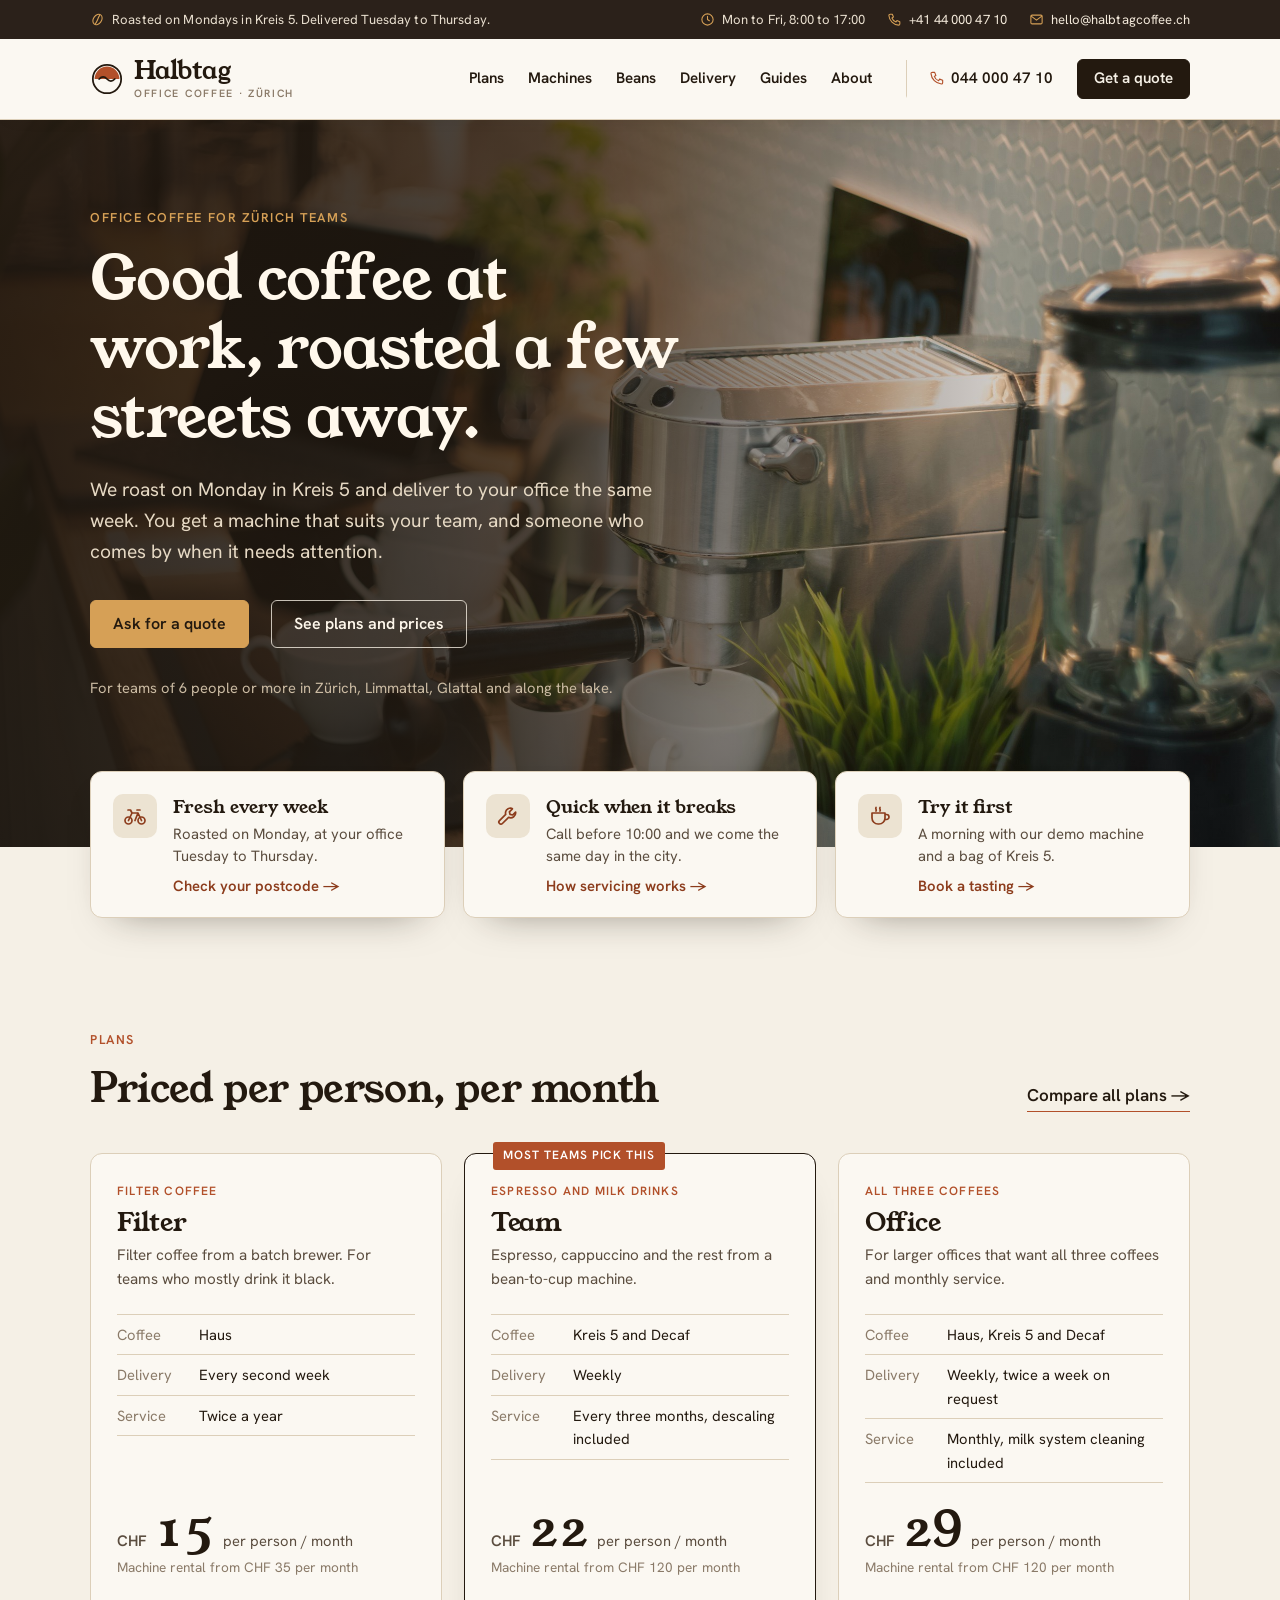
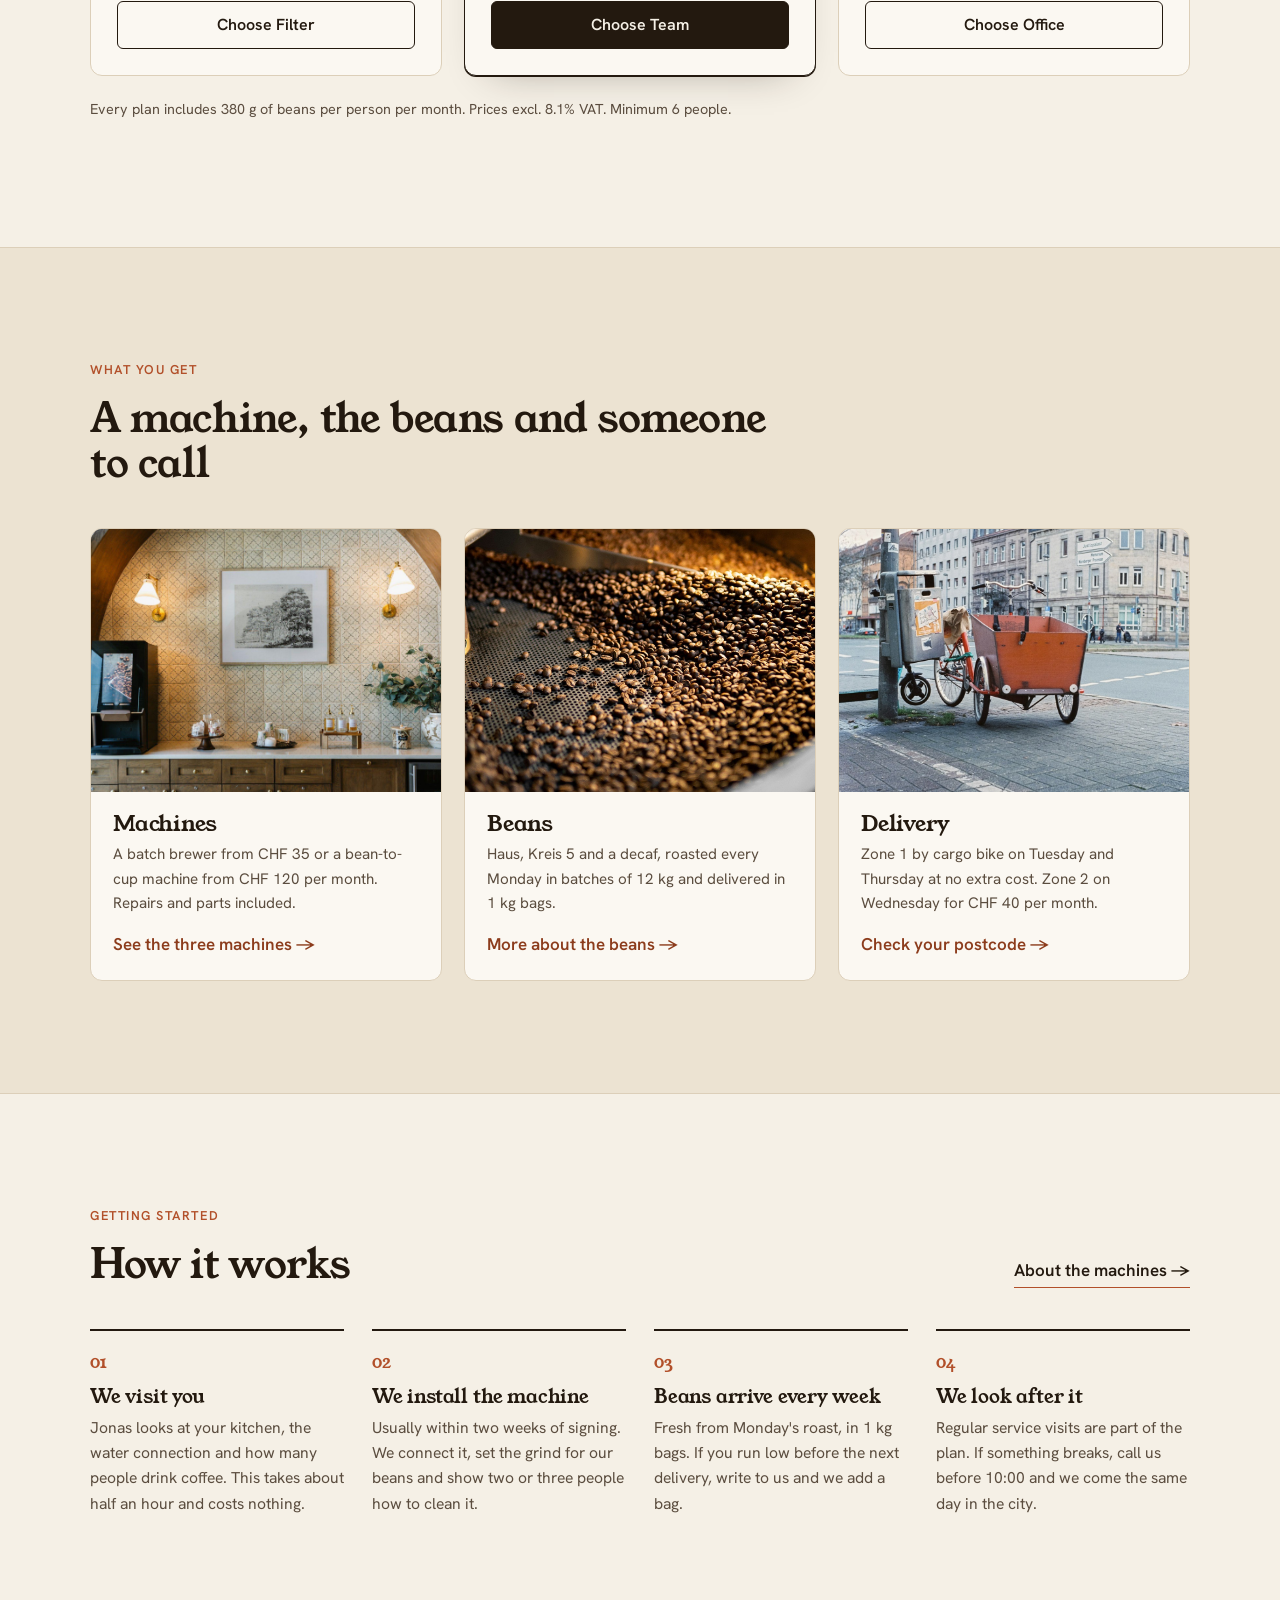
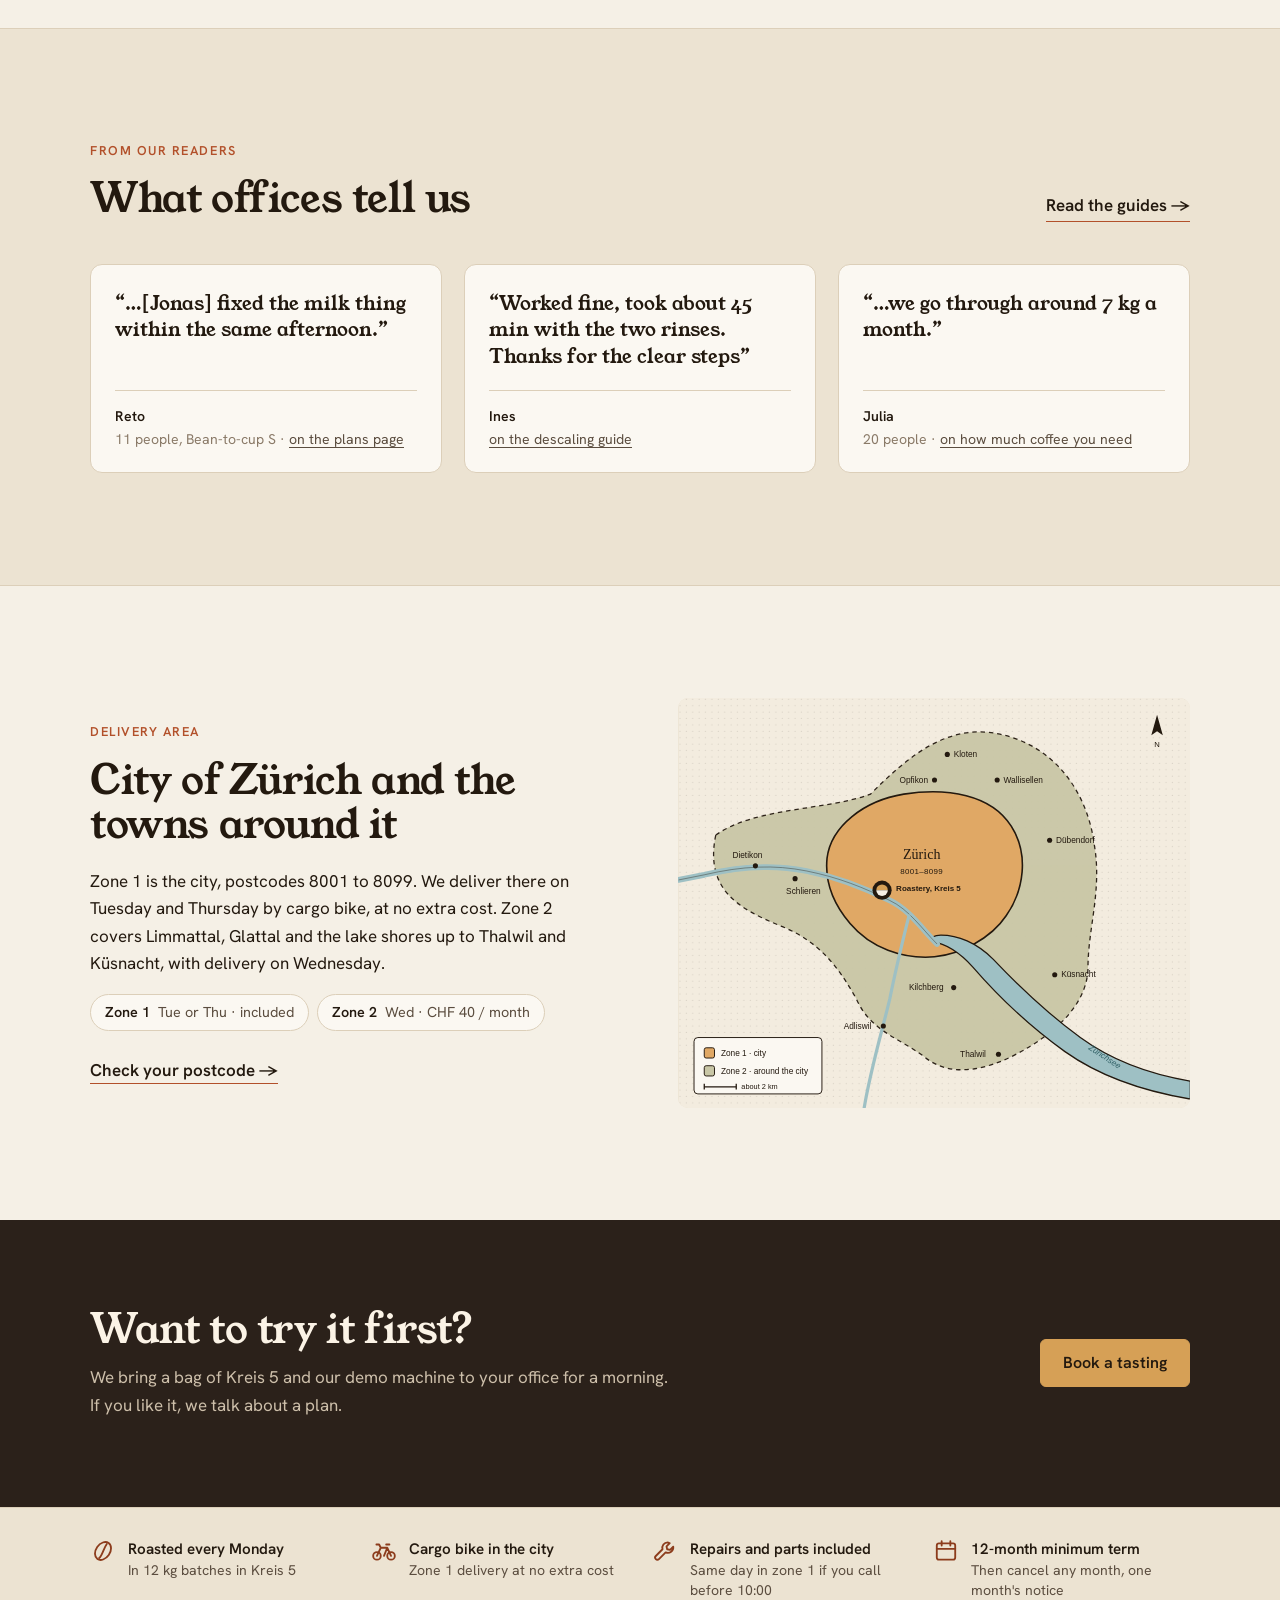
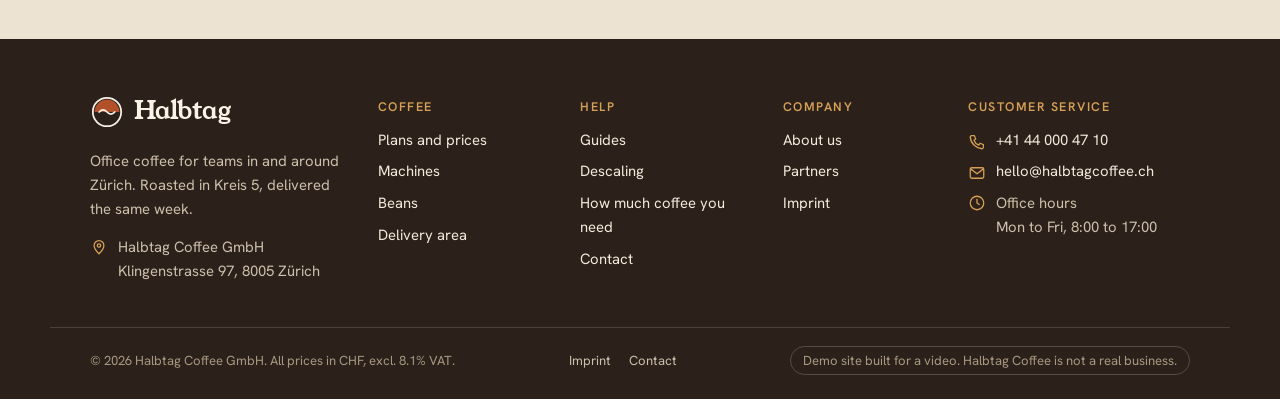
<file: index.html>
<!doctype html>
<html lang="en">
<head>
  <meta charset="utf-8">
  <meta name="viewport" content="width=device-width, initial-scale=1">
  <title>Halbtag Coffee | Office coffee for teams in Zürich</title>
  <meta name="description" content="Office coffee subscription for teams in and around Zürich. Beans roasted weekly in Kreis 5, a rented machine, delivery and servicing.">
  <link rel="icon" href="assets/images/favicon.svg" type="image/svg+xml">
  <link rel="preconnect" href="https://fonts.googleapis.com">
  <link rel="preconnect" href="https://fonts.gstatic.com" crossorigin>
  <link rel="stylesheet" href="https://fonts.googleapis.com/css2?family=Hanken+Grotesk:wght@400;500;600&family=Young+Serif&display=swap">
  <link rel="stylesheet" href="assets/css/site.css">
</head>
<body>
  <a class="visually-hidden" href="#main">Skip to content</a>

  <div class="topbar">
    <div class="wrap">
      <span class="topbar-msg"><svg class="ico" viewBox="0 0 24 24" aria-hidden="true"><ellipse cx="12" cy="12" rx="6.5" ry="9" transform="rotate(35 12 12)"/><path d="M8.5 18.5c3-2.5 4-9 7-13"/></svg>Roasted on Mondays in Kreis 5. Delivered Tuesday to Thursday.</span>
      <span class="topbar-links hide-sm"><span><svg class="ico" viewBox="0 0 24 24" aria-hidden="true"><circle cx="12" cy="12" r="9"/><path d="M12 7v5l3 2"/></svg>Mon to Fri, 8:00 to 17:00</span><a href="tel:+41440004710"><svg class="ico" viewBox="0 0 24 24" aria-hidden="true"><path d="M5 3.5h3.5l1.8 4.6-2.4 1.5a11 11 0 0 0 6.5 6.5l1.5-2.4 4.6 1.8V19a2 2 0 0 1-2 2A17 17 0 0 1 3 5.5a2 2 0 0 1 2-2z"/></svg>+41 44 000 47 10</a><a href="mailto:hello@halbtagcoffee.ch"><svg class="ico" viewBox="0 0 24 24" aria-hidden="true"><rect x="3" y="5" width="18" height="14" rx="2"/><path d="m3.5 6.5 8.5 6.5 8.5-6.5"/></svg>hello@halbtagcoffee.ch</a></span>
    </div>
  </div>

  <header class="site-header">
    <div class="wrap">
      <a class="wordmark" href="index.html" aria-label="Halbtag Coffee, home">
        <svg viewBox="0 0 48 48" aria-hidden="true">
          <circle cx="24" cy="24" r="20" fill="none" stroke="#23190f" stroke-width="2.5"/>
          <path d="M6.5 24a17.5 17.5 0 0 1 35 0z" fill="#b2502a"/>
          <path d="M13 24c3.6-3.8 7.4-3.8 11 0s7.4 3.8 11 0" fill="none" stroke="#23190f" stroke-width="2.5" stroke-linecap="round"/>
        </svg>
        <span>Halbtag<small>Office coffee &middot; Zürich</small></span>
      </a>
      <button class="nav-toggle" type="button" aria-expanded="false" aria-controls="nav">Menu</button>
      <nav class="nav" id="nav" aria-label="Main">
        <a href="plans.html">Plans</a>
        <a href="machines.html">Machines</a>
        <a href="beans.html">Beans</a>
        <a href="delivery.html">Delivery</a>
        <a href="guides/index.html">Guides</a>
        <a href="about.html">About</a>
        <a class="nav-phone" href="tel:+41440004710"><svg class="ico" viewBox="0 0 24 24" aria-hidden="true"><path d="M5 3.5h3.5l1.8 4.6-2.4 1.5a11 11 0 0 0 6.5 6.5l1.5-2.4 4.6 1.8V19a2 2 0 0 1-2 2A17 17 0 0 1 3 5.5a2 2 0 0 1 2-2z"/></svg>044 000 47 10</a>
        <a class="btn btn-small" href="contact.html">Get a quote</a>
      </nav>
    </div>
  </header>

  <main id="main">
    <section class="hero hero-photo">
      <img class="hero-bg" src="assets/images/photo-office-counter.jpg" width="2400" height="1601" alt="An espresso machine and a stack of white cups on an office kitchen counter, with a laptop in the background">
      <div class="wrap">
        <div class="hero-copy">
          <p class="eyebrow">Office coffee for Zürich teams</p>
          <h1>Good coffee at work, roasted a few streets away.</h1>
          <p class="lede">We roast on Monday in Kreis 5 and deliver to your office the same week. You get a machine that suits your team, and someone who comes by when it needs attention.</p>
          <div class="hero-actions">
            <a class="btn btn-light" href="contact.html">Ask for a quote</a>
            <a class="btn btn-outline-light" href="plans.html">See plans and prices</a>
          </div>
          <p class="hero-note">For teams of 6 people or more in Zürich, Limmattal, Glattal and along the lake.</p>
        </div>
      </div>
    </section>

    <section class="service-cards" aria-label="Delivery, repairs and tastings">
      <div class="wrap">
        <a class="service-card" href="delivery.html">
          <svg class="ico" viewBox="0 0 24 24" aria-hidden="true"><circle cx="5.5" cy="16.5" r="3.5"/><circle cx="18.5" cy="16.5" r="3.5"/><path d="M5.5 16.5 9 9h6l3.5 7.5M9 9 7.5 6H5m7 10.5L15 9M14 6h3"/></svg>
          <span><strong>Fresh every week</strong>Roasted on Monday, at your office Tuesday to Thursday.<em>Check your postcode</em></span>
        </a>
        <a class="service-card" href="machines.html">
          <svg class="ico" viewBox="0 0 24 24" aria-hidden="true"><path d="M14.5 4a5 5 0 0 0-4.8 6.4L3.5 16.6a2 2 0 0 0 2.9 2.9l6.2-6.2A5 5 0 0 0 19.6 8l-3 3-2.6-.6-.6-2.6 3-3a5 5 0 0 0-1.9-.8z"/></svg>
          <span><strong>Quick when it breaks</strong>Call before 10:00 and we come the same day in the city.<em>How servicing works</em></span>
        </a>
        <a class="service-card" href="contact.html">
          <svg class="ico" viewBox="0 0 24 24" aria-hidden="true"><path d="M4 9h13v5a6 6 0 0 1-6 6h-1a6 6 0 0 1-6-6zM17 10.5h1.5a2.5 2.5 0 0 1 0 5H17M8 3.5c-1 1.2 1 2 0 3.5M12 3.5c-1 1.2 1 2 0 3.5"/></svg>
          <span><strong>Try it first</strong>A morning with our demo machine and a bag of Kreis 5.<em>Book a tasting</em></span>
        </a>
      </div>
    </section>

    <section class="section">
      <div class="wrap">
        <div class="section-head">
          <div>
            <p class="eyebrow">Plans</p>
            <h2>Priced per person, per month</h2>
          </div>
          <a class="arrow-link" href="plans.html">Compare all plans</a>
        </div>
        <div class="plans">
          <article class="plan">
            <p class="plan-kind">Filter coffee</p>
            <h3>Filter</h3>
            <p class="for">Filter coffee from a batch brewer. For teams who mostly drink it black.</p>
            <ul class="plan-specs">
              <li><span>Coffee</span>Haus</li>
              <li><span>Delivery</span>Every second week</li>
              <li><span>Service</span>Twice a year</li>
            </ul>
            <p class="price"><span class="cur">CHF</span><span class="amt">15</span><span class="per">per person / month</span></p>
            <p class="price-note">Machine rental from CHF 35 per month</p>
            <a class="btn btn-ghost" href="plans.html#filter">Choose Filter</a>
          </article>
          <article class="plan plan-featured">
            <span class="plan-tag">Most teams pick this</span>
            <p class="plan-kind">Espresso and milk drinks</p>
            <h3>Team</h3>
            <p class="for">Espresso, cappuccino and the rest from a bean-to-cup machine.</p>
            <ul class="plan-specs">
              <li><span>Coffee</span>Kreis 5 and Decaf</li>
              <li><span>Delivery</span>Weekly</li>
              <li><span>Service</span>Every three months, descaling included</li>
            </ul>
            <p class="price"><span class="cur">CHF</span><span class="amt">22</span><span class="per">per person / month</span></p>
            <p class="price-note">Machine rental from CHF 120 per month</p>
            <a class="btn" href="plans.html#team">Choose Team</a>
          </article>
          <article class="plan">
            <p class="plan-kind">All three coffees</p>
            <h3>Office</h3>
            <p class="for">For larger offices that want all three coffees and monthly service.</p>
            <ul class="plan-specs">
              <li><span>Coffee</span>Haus, Kreis 5 and Decaf</li>
              <li><span>Delivery</span>Weekly, twice a week on request</li>
              <li><span>Service</span>Monthly, milk system cleaning included</li>
            </ul>
            <p class="price"><span class="cur">CHF</span><span class="amt">29</span><span class="per">per person / month</span></p>
            <p class="price-note">Machine rental from CHF 120 per month</p>
            <a class="btn btn-ghost" href="plans.html#office">Choose Office</a>
          </article>
        </div>
        <p class="small muted plans-foot">Every plan includes 380 g of beans per person per month. Prices excl. 8.1% VAT. Minimum 6 people.</p>
      </div>
    </section>

    <section class="section band">
      <div class="wrap">
        <div class="section-head">
          <div>
            <p class="eyebrow">What you get</p>
            <h2>A machine, the beans and someone to call</h2>
          </div>
        </div>
        <div class="tiles">
          <a class="tile" href="machines.html">
            <figure class="frame"><img src="assets/images/photo-coffee-station.jpg" width="1800" height="1199" alt="A bean-to-cup machine with a touchscreen on a coffee counter in an office kitchen" loading="lazy"></figure>
            <div class="tile-body">
              <h3>Machines</h3>
              <p>A batch brewer from CHF 35 or a bean-to-cup machine from CHF 120 per month. Repairs and parts included.</p>
              <span class="tile-link">See the three machines</span>
            </div>
          </a>
          <a class="tile" href="beans.html">
            <figure class="frame"><img src="assets/images/photo-beans-tray.jpg" width="1280" height="1600" alt="Freshly roasted coffee beans turning in the cooling tray of a drum roaster" loading="lazy"></figure>
            <div class="tile-body">
              <h3>Beans</h3>
              <p>Haus, Kreis 5 and a decaf, roasted every Monday in batches of 12 kg and delivered in 1 kg bags.</p>
              <span class="tile-link">More about the beans</span>
            </div>
          </a>
          <a class="tile" href="delivery.html">
            <figure class="frame"><img src="assets/images/photo-cargo-bike.jpg" width="1072" height="1600" alt="A cargo bike with an orange box parked on a city pavement" loading="lazy"></figure>
            <div class="tile-body">
              <h3>Delivery</h3>
              <p>Zone 1 by cargo bike on Tuesday and Thursday at no extra cost. Zone 2 on Wednesday for CHF 40 per month.</p>
              <span class="tile-link">Check your postcode</span>
            </div>
          </a>
        </div>
      </div>
    </section>

    <section class="section">
      <div class="wrap">
        <div class="section-head">
          <div>
            <p class="eyebrow">Getting started</p>
            <h2>How it works</h2>
          </div>
          <a class="arrow-link" href="machines.html">About the machines</a>
        </div>
        <ol class="steps">
          <li>
            <h3>We visit you</h3>
            <p>Jonas looks at your kitchen, the water connection and how many people drink coffee. This takes about half an hour and costs nothing.</p>
          </li>
          <li>
            <h3>We install the machine</h3>
            <p>Usually within two weeks of signing. We connect it, set the grind for our beans and show two or three people how to clean it.</p>
          </li>
          <li>
            <h3>Beans arrive every week</h3>
            <p>Fresh from Monday's roast, in 1 kg bags. If you run low before the next delivery, write to us and we add a bag.</p>
          </li>
          <li>
            <h3>We look after it</h3>
            <p>Regular service visits are part of the plan. If something breaks, call us before 10:00 and we come the same day in the city.</p>
          </li>
        </ol>
      </div>
    </section>

    <section class="section band">
      <div class="wrap">
        <div class="section-head">
          <div>
            <p class="eyebrow">From our readers</p>
            <h2>What offices tell us</h2>
          </div>
          <a class="arrow-link" href="guides/index.html">Read the guides</a>
        </div>
        <div class="quotes">
          <figure class="quote">
            <blockquote><p>&ldquo;&hellip;[Jonas] fixed the milk thing within the same afternoon.&rdquo;</p></blockquote>
            <figcaption><strong>Reto</strong>11 people, Bean-to-cup S &middot; <a href="plans.html#comments">on the plans page</a></figcaption>
          </figure>
          <figure class="quote">
            <blockquote><p>&ldquo;Worked fine, took about 45 min with the two rinses. Thanks for the clear steps&rdquo;</p></blockquote>
            <figcaption><strong>Ines</strong><a href="guides/descaling.html#comments">on the descaling guide</a></figcaption>
          </figure>
          <figure class="quote">
            <blockquote><p>&ldquo;&hellip;we go through around 7 kg a month.&rdquo;</p></blockquote>
            <figcaption><strong>Julia</strong>20 people &middot; <a href="guides/how-much-coffee.html#comments">on how much coffee you need</a></figcaption>
          </figure>
        </div>
      </div>
    </section>

    <section class="section">
      <div class="wrap split">
        <div>
          <p class="eyebrow">Delivery area</p>
          <h2>City of Zürich and the towns around it</h2>
          <p>Zone 1 is the city, postcodes 8001 to 8099. We deliver there on Tuesday and Thursday by cargo bike, at no extra cost. Zone 2 covers Limmattal, Glattal and the lake shores up to Thalwil and Küsnacht, with delivery on Wednesday.</p>
          <ul class="zone-chips">
            <li><strong>Zone 1</strong> Tue or Thu &middot; included</li>
            <li><strong>Zone 2</strong> Wed &middot; CHF 40 / month</li>
          </ul>
          <a class="arrow-link" href="delivery.html">Check your postcode</a>
        </div>
        <figure class="frame" style="--ratio: 5 / 4">
          <img src="assets/images/delivery-map.svg" width="800" height="640" alt="Map of the delivery area: zone 1 is the city of Zürich, zone 2 the surrounding towns" loading="lazy">
        </figure>
      </div>
    </section>

    <section class="cta">
      <div class="wrap">
        <div>
          <h2>Want to try it first?</h2>
          <p>We bring a bag of Kreis 5 and our demo machine to your office for a morning. If you like it, we talk about a plan.</p>
        </div>
        <a class="btn" href="contact.html">Book a tasting</a>
      </div>
    </section>
  </main>

  <footer class="site-footer">
    <div class="assurances">
      <ul class="wrap">
        <li><svg class="ico" viewBox="0 0 24 24" aria-hidden="true"><ellipse cx="12" cy="12" rx="6.5" ry="9" transform="rotate(35 12 12)"/><path d="M8.5 18.5c3-2.5 4-9 7-13"/></svg><span><strong>Roasted every Monday</strong>In 12 kg batches in Kreis 5</span></li>
        <li><svg class="ico" viewBox="0 0 24 24" aria-hidden="true"><circle cx="5.5" cy="16.5" r="3.5"/><circle cx="18.5" cy="16.5" r="3.5"/><path d="M5.5 16.5 9 9h6l3.5 7.5M9 9 7.5 6H5m7 10.5L15 9M14 6h3"/></svg><span><strong>Cargo bike in the city</strong>Zone 1 delivery at no extra cost</span></li>
        <li><svg class="ico" viewBox="0 0 24 24" aria-hidden="true"><path d="M14.5 4a5 5 0 0 0-4.8 6.4L3.5 16.6a2 2 0 0 0 2.9 2.9l6.2-6.2A5 5 0 0 0 19.6 8l-3 3-2.6-.6-.6-2.6 3-3a5 5 0 0 0-1.9-.8z"/></svg><span><strong>Repairs and parts included</strong>Same day in zone 1 if you call before 10:00</span></li>
        <li><svg class="ico" viewBox="0 0 24 24" aria-hidden="true"><rect x="3.5" y="5" width="17" height="15" rx="2"/><path d="M3.5 10h17M8 3v4M16 3v4"/></svg><span><strong>12-month minimum term</strong>Then cancel any month, one month's notice</span></li>
      </ul>
    </div>
    <div class="footer-main">
      <div class="wrap footer-grid">
        <div class="footer-brand">
          <a class="wordmark" href="index.html" aria-label="Halbtag Coffee, home">
            <svg viewBox="0 0 48 48" aria-hidden="true">
          <circle cx="24" cy="24" r="20" fill="none" stroke="#f5f0e6" stroke-width="2.5"/>
          <path d="M6.5 24a17.5 17.5 0 0 1 35 0z" fill="#b2502a"/>
          <path d="M13 24c3.6-3.8 7.4-3.8 11 0s7.4 3.8 11 0" fill="none" stroke="#f5f0e6" stroke-width="2.5" stroke-linecap="round"/>
        </svg>
            <span>Halbtag</span>
          </a>
          <p>Office coffee for teams in and around Zürich. Roasted in Kreis 5, delivered the same week.</p>
          <address><svg class="ico" viewBox="0 0 24 24" aria-hidden="true"><path d="M12 21s-6.5-6.2-6.5-11a6.5 6.5 0 0 1 13 0c0 4.8-6.5 11-6.5 11z"/><circle cx="12" cy="10" r="2.3"/></svg><span>Halbtag Coffee GmbH<br>Klingenstrasse 97, 8005 Zürich</span></address>
        </div>
        <div>
          <h2>Coffee</h2>
          <ul>
            <li><a href="plans.html">Plans and prices</a></li>
            <li><a href="machines.html">Machines</a></li>
            <li><a href="beans.html">Beans</a></li>
            <li><a href="delivery.html">Delivery area</a></li>
          </ul>
        </div>
        <div>
          <h2>Help</h2>
          <ul>
            <li><a href="guides/index.html">Guides</a></li>
            <li><a href="guides/descaling.html">Descaling</a></li>
            <li><a href="guides/how-much-coffee.html">How much coffee you need</a></li>
            <li><a href="contact.html">Contact</a></li>
          </ul>
        </div>
        <div>
          <h2>Company</h2>
          <ul>
            <li><a href="about.html">About us</a></li>
            <li><a href="partners.html">Partners</a></li>
            <li><a href="imprint.html">Imprint</a></li>
          </ul>
        </div>
        <div class="footer-contact">
          <h2>Customer service</h2>
          <ul>
            <li><a href="tel:+41440004710"><svg class="ico" viewBox="0 0 24 24" aria-hidden="true"><path d="M5 3.5h3.5l1.8 4.6-2.4 1.5a11 11 0 0 0 6.5 6.5l1.5-2.4 4.6 1.8V19a2 2 0 0 1-2 2A17 17 0 0 1 3 5.5a2 2 0 0 1 2-2z"/></svg>+41 44 000 47 10</a></li>
            <li><a href="mailto:hello@halbtagcoffee.ch"><svg class="ico" viewBox="0 0 24 24" aria-hidden="true"><rect x="3" y="5" width="18" height="14" rx="2"/><path d="m3.5 6.5 8.5 6.5 8.5-6.5"/></svg>hello@halbtagcoffee.ch</a></li>
            <li><svg class="ico" viewBox="0 0 24 24" aria-hidden="true"><circle cx="12" cy="12" r="9"/><path d="M12 7v5l3 2"/></svg><span>Office hours<br>Mon to Fri, 8:00 to 17:00</span></li>
          </ul>
        </div>
      </div>
      <div class="wrap footer-base">
        <span>&copy; 2026 Halbtag Coffee GmbH. All prices in CHF, excl. 8.1% VAT.</span>
        <span class="footer-legal"><a href="imprint.html">Imprint</a><a href="contact.html">Contact</a></span>
        <span class="demo-note">Demo site built for a video. Halbtag Coffee is not a real business.</span>
      </div>
    </div>
  </footer>

  <script src="assets/js/config.js"></script>
  <script src="assets/js/site.js"></script>
</body>
</html>
</file>
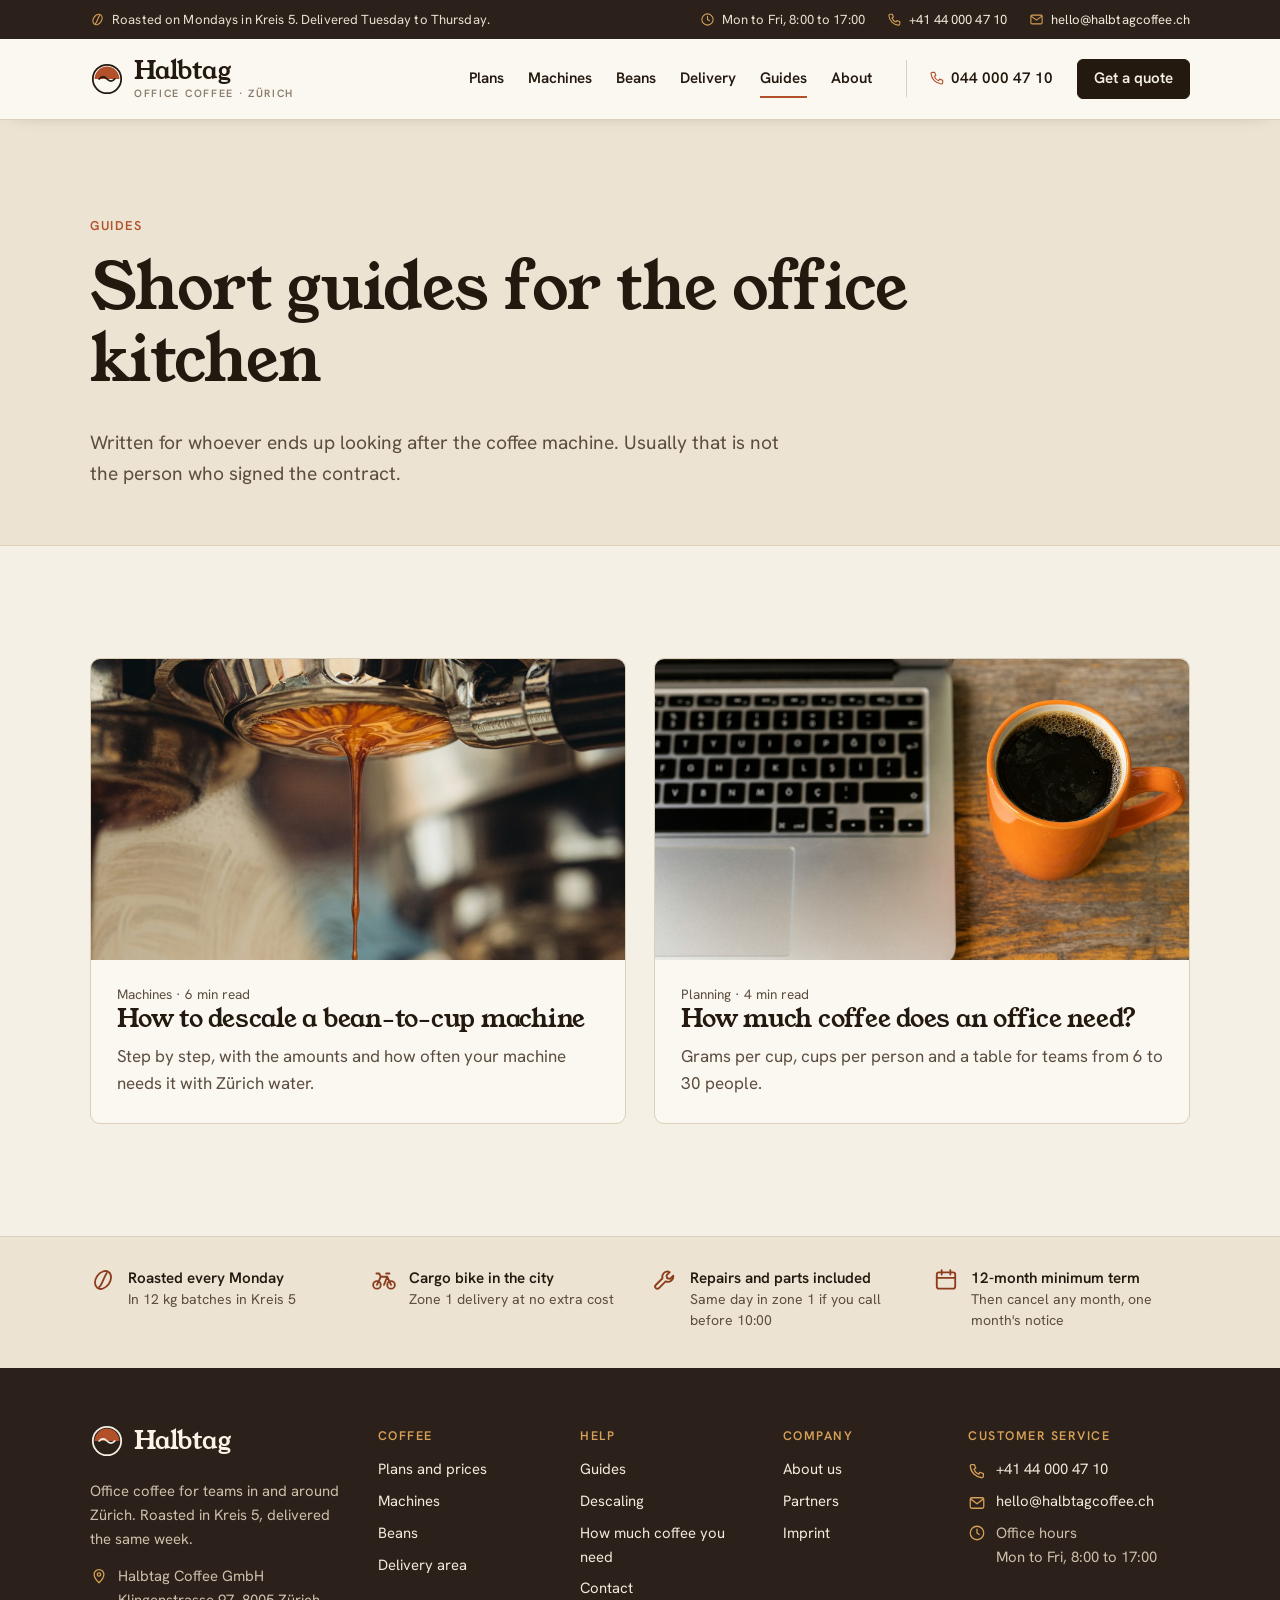
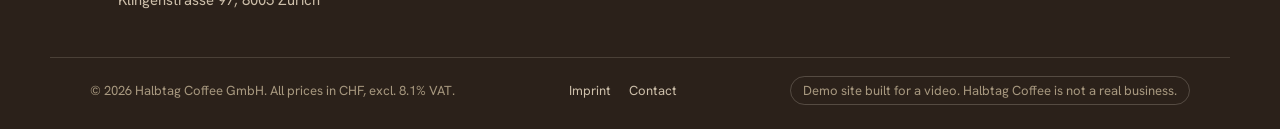
<file: guides/index.html>
<!doctype html>
<html lang="en">
<head>
  <meta charset="utf-8">
  <meta name="viewport" content="width=device-width, initial-scale=1">
  <title>Guides | Halbtag Coffee</title>
  <meta name="description" content="Practical guides for office coffee: descaling a bean-to-cup machine and working out how much coffee your team needs.">
  <link rel="icon" href="../assets/images/favicon.svg" type="image/svg+xml">
  <link rel="preconnect" href="https://fonts.googleapis.com">
  <link rel="preconnect" href="https://fonts.gstatic.com" crossorigin>
  <link rel="stylesheet" href="https://fonts.googleapis.com/css2?family=Hanken+Grotesk:wght@400;500;600&family=Young+Serif&display=swap">
  <link rel="stylesheet" href="../assets/css/site.css">
</head>
<body>
  <a class="visually-hidden" href="#main">Skip to content</a>

  <div class="topbar">
    <div class="wrap">
      <span class="topbar-msg"><svg class="ico" viewBox="0 0 24 24" aria-hidden="true"><ellipse cx="12" cy="12" rx="6.5" ry="9" transform="rotate(35 12 12)"/><path d="M8.5 18.5c3-2.5 4-9 7-13"/></svg>Roasted on Mondays in Kreis 5. Delivered Tuesday to Thursday.</span>
      <span class="topbar-links hide-sm"><span><svg class="ico" viewBox="0 0 24 24" aria-hidden="true"><circle cx="12" cy="12" r="9"/><path d="M12 7v5l3 2"/></svg>Mon to Fri, 8:00 to 17:00</span><a href="tel:+41440004710"><svg class="ico" viewBox="0 0 24 24" aria-hidden="true"><path d="M5 3.5h3.5l1.8 4.6-2.4 1.5a11 11 0 0 0 6.5 6.5l1.5-2.4 4.6 1.8V19a2 2 0 0 1-2 2A17 17 0 0 1 3 5.5a2 2 0 0 1 2-2z"/></svg>+41 44 000 47 10</a><a href="mailto:hello@halbtagcoffee.ch"><svg class="ico" viewBox="0 0 24 24" aria-hidden="true"><rect x="3" y="5" width="18" height="14" rx="2"/><path d="m3.5 6.5 8.5 6.5 8.5-6.5"/></svg>hello@halbtagcoffee.ch</a></span>
    </div>
  </div>

  <header class="site-header">
    <div class="wrap">
      <a class="wordmark" href="../index.html" aria-label="Halbtag Coffee, home">
        <svg viewBox="0 0 48 48" aria-hidden="true">
          <circle cx="24" cy="24" r="20" fill="none" stroke="#23190f" stroke-width="2.5"/>
          <path d="M6.5 24a17.5 17.5 0 0 1 35 0z" fill="#b2502a"/>
          <path d="M13 24c3.6-3.8 7.4-3.8 11 0s7.4 3.8 11 0" fill="none" stroke="#23190f" stroke-width="2.5" stroke-linecap="round"/>
        </svg>
        <span>Halbtag<small>Office coffee &middot; Zürich</small></span>
      </a>
      <button class="nav-toggle" type="button" aria-expanded="false" aria-controls="nav">Menu</button>
      <nav class="nav" id="nav" aria-label="Main">
        <a href="../plans.html">Plans</a>
        <a href="../machines.html">Machines</a>
        <a href="../beans.html">Beans</a>
        <a href="../delivery.html">Delivery</a>
        <a href="../guides/index.html" aria-current="page">Guides</a>
        <a href="../about.html">About</a>
        <a class="nav-phone" href="tel:+41440004710"><svg class="ico" viewBox="0 0 24 24" aria-hidden="true"><path d="M5 3.5h3.5l1.8 4.6-2.4 1.5a11 11 0 0 0 6.5 6.5l1.5-2.4 4.6 1.8V19a2 2 0 0 1-2 2A17 17 0 0 1 3 5.5a2 2 0 0 1 2-2z"/></svg>044 000 47 10</a>
        <a class="btn btn-small" href="../contact.html">Get a quote</a>
      </nav>
    </div>
  </header>

  <main id="main">
    <section class="page-head">
      <div class="wrap">
        <p class="eyebrow">Guides</p>
        <h1>Short guides for the office kitchen</h1>
        <p class="lede">Written for whoever ends up looking after the coffee machine. Usually that is not the person who signed the contract.</p>
      </div>
    </section>

    <section class="section">
      <div class="wrap">
        <div class="guide-list">
          <a class="guide-card" href="descaling.html">
            <figure class="frame">
              <img src="../assets/images/photo-espresso-drip.jpg" width="1066" height="1600" alt="Espresso dripping from the spout of a machine into a cup">
            </figure>
            <div class="body">
              <p class="meta">Machines &middot; 6 min read</p>
              <h2>How to descale a bean-to-cup machine</h2>
              <p>Step by step, with the amounts and how often your machine needs it with Zürich water.</p>
            </div>
          </a>
          <a class="guide-card" href="how-much-coffee.html">
            <figure class="frame">
              <img src="../assets/images/photo-desk-mug.jpg" width="1800" height="1200" alt="An orange mug of black coffee next to a laptop on a wooden desk">
            </figure>
            <div class="body">
              <p class="meta">Planning &middot; 4 min read</p>
              <h2>How much coffee does an office need?</h2>
              <p>Grams per cup, cups per person and a table for teams from 6 to 30 people.</p>
            </div>
          </a>
        </div>
      </div>
    </section>
  </main>

  <footer class="site-footer">
    <div class="assurances">
      <ul class="wrap">
        <li><svg class="ico" viewBox="0 0 24 24" aria-hidden="true"><ellipse cx="12" cy="12" rx="6.5" ry="9" transform="rotate(35 12 12)"/><path d="M8.5 18.5c3-2.5 4-9 7-13"/></svg><span><strong>Roasted every Monday</strong>In 12 kg batches in Kreis 5</span></li>
        <li><svg class="ico" viewBox="0 0 24 24" aria-hidden="true"><circle cx="5.5" cy="16.5" r="3.5"/><circle cx="18.5" cy="16.5" r="3.5"/><path d="M5.5 16.5 9 9h6l3.5 7.5M9 9 7.5 6H5m7 10.5L15 9M14 6h3"/></svg><span><strong>Cargo bike in the city</strong>Zone 1 delivery at no extra cost</span></li>
        <li><svg class="ico" viewBox="0 0 24 24" aria-hidden="true"><path d="M14.5 4a5 5 0 0 0-4.8 6.4L3.5 16.6a2 2 0 0 0 2.9 2.9l6.2-6.2A5 5 0 0 0 19.6 8l-3 3-2.6-.6-.6-2.6 3-3a5 5 0 0 0-1.9-.8z"/></svg><span><strong>Repairs and parts included</strong>Same day in zone 1 if you call before 10:00</span></li>
        <li><svg class="ico" viewBox="0 0 24 24" aria-hidden="true"><rect x="3.5" y="5" width="17" height="15" rx="2"/><path d="M3.5 10h17M8 3v4M16 3v4"/></svg><span><strong>12-month minimum term</strong>Then cancel any month, one month's notice</span></li>
      </ul>
    </div>
    <div class="footer-main">
      <div class="wrap footer-grid">
        <div class="footer-brand">
          <a class="wordmark" href="../index.html" aria-label="Halbtag Coffee, home">
            <svg viewBox="0 0 48 48" aria-hidden="true">
          <circle cx="24" cy="24" r="20" fill="none" stroke="#f5f0e6" stroke-width="2.5"/>
          <path d="M6.5 24a17.5 17.5 0 0 1 35 0z" fill="#b2502a"/>
          <path d="M13 24c3.6-3.8 7.4-3.8 11 0s7.4 3.8 11 0" fill="none" stroke="#f5f0e6" stroke-width="2.5" stroke-linecap="round"/>
        </svg>
            <span>Halbtag</span>
          </a>
          <p>Office coffee for teams in and around Zürich. Roasted in Kreis 5, delivered the same week.</p>
          <address><svg class="ico" viewBox="0 0 24 24" aria-hidden="true"><path d="M12 21s-6.5-6.2-6.5-11a6.5 6.5 0 0 1 13 0c0 4.8-6.5 11-6.5 11z"/><circle cx="12" cy="10" r="2.3"/></svg><span>Halbtag Coffee GmbH<br>Klingenstrasse 97, 8005 Zürich</span></address>
        </div>
        <div>
          <h2>Coffee</h2>
          <ul>
            <li><a href="../plans.html">Plans and prices</a></li>
            <li><a href="../machines.html">Machines</a></li>
            <li><a href="../beans.html">Beans</a></li>
            <li><a href="../delivery.html">Delivery area</a></li>
          </ul>
        </div>
        <div>
          <h2>Help</h2>
          <ul>
            <li><a href="../guides/index.html">Guides</a></li>
            <li><a href="../guides/descaling.html">Descaling</a></li>
            <li><a href="../guides/how-much-coffee.html">How much coffee you need</a></li>
            <li><a href="../contact.html">Contact</a></li>
          </ul>
        </div>
        <div>
          <h2>Company</h2>
          <ul>
            <li><a href="../about.html">About us</a></li>
            <li><a href="../partners.html">Partners</a></li>
            <li><a href="../imprint.html">Imprint</a></li>
          </ul>
        </div>
        <div class="footer-contact">
          <h2>Customer service</h2>
          <ul>
            <li><a href="tel:+41440004710"><svg class="ico" viewBox="0 0 24 24" aria-hidden="true"><path d="M5 3.5h3.5l1.8 4.6-2.4 1.5a11 11 0 0 0 6.5 6.5l1.5-2.4 4.6 1.8V19a2 2 0 0 1-2 2A17 17 0 0 1 3 5.5a2 2 0 0 1 2-2z"/></svg>+41 44 000 47 10</a></li>
            <li><a href="mailto:hello@halbtagcoffee.ch"><svg class="ico" viewBox="0 0 24 24" aria-hidden="true"><rect x="3" y="5" width="18" height="14" rx="2"/><path d="m3.5 6.5 8.5 6.5 8.5-6.5"/></svg>hello@halbtagcoffee.ch</a></li>
            <li><svg class="ico" viewBox="0 0 24 24" aria-hidden="true"><circle cx="12" cy="12" r="9"/><path d="M12 7v5l3 2"/></svg><span>Office hours<br>Mon to Fri, 8:00 to 17:00</span></li>
          </ul>
        </div>
      </div>
      <div class="wrap footer-base">
        <span>&copy; 2026 Halbtag Coffee GmbH. All prices in CHF, excl. 8.1% VAT.</span>
        <span class="footer-legal"><a href="../imprint.html">Imprint</a><a href="../contact.html">Contact</a></span>
        <span class="demo-note">Demo site built for a video. Halbtag Coffee is not a real business.</span>
      </div>
    </div>
  </footer>

  <script src="../assets/js/config.js"></script>
  <script src="../assets/js/site.js"></script>
</body>
</html>
</file>
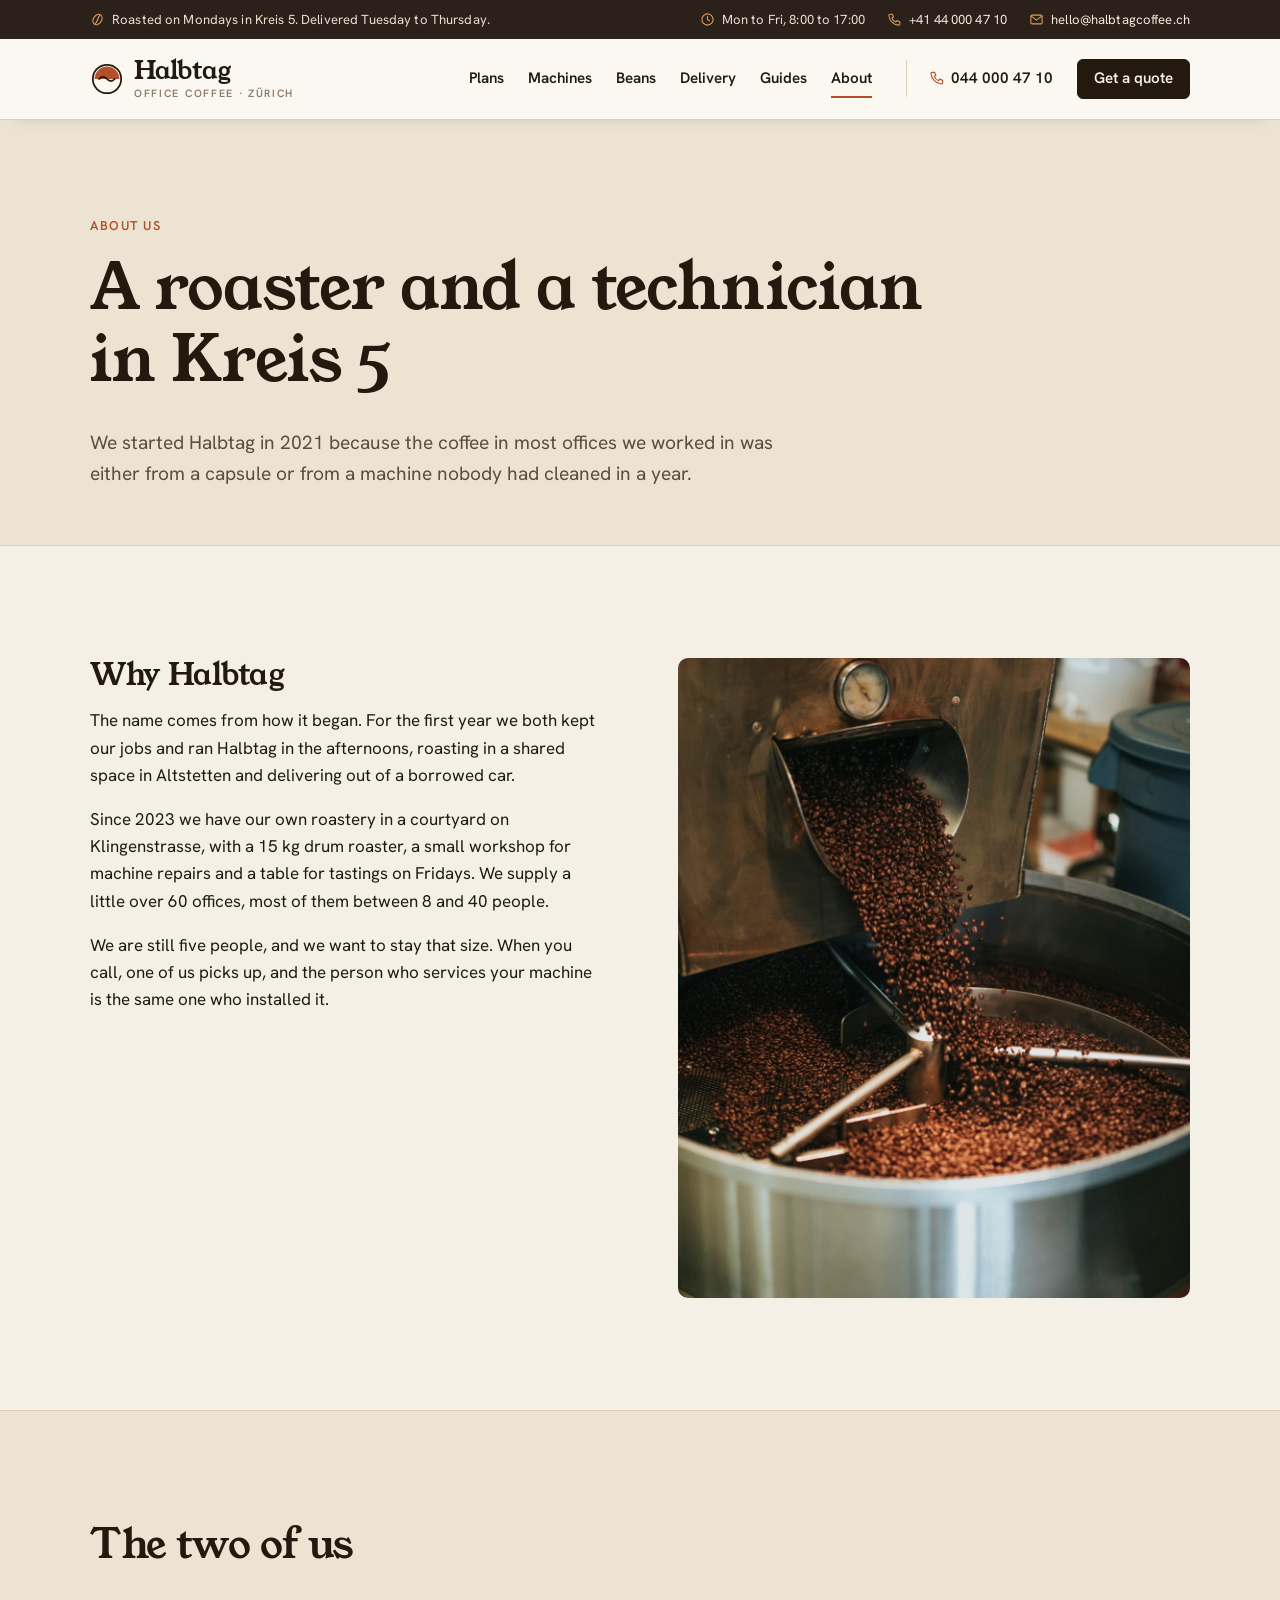
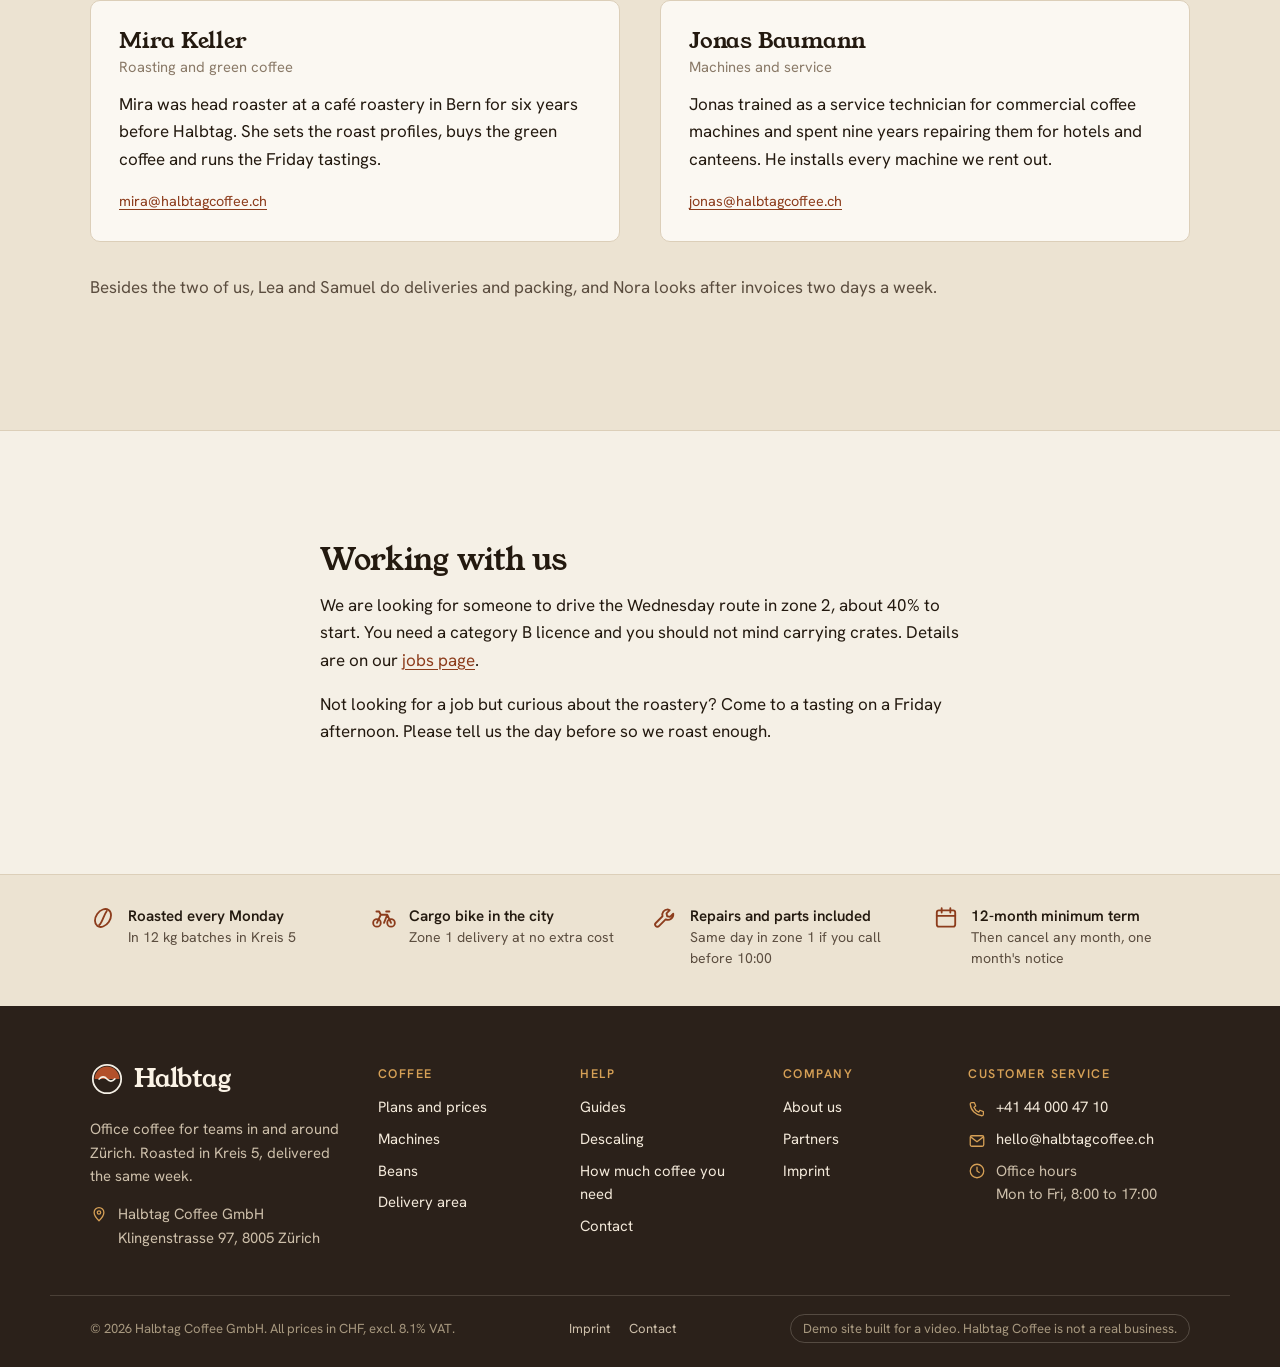
<file: about.html>
<!doctype html>
<html lang="en">
<head>
  <meta charset="utf-8">
  <meta name="viewport" content="width=device-width, initial-scale=1">
  <title>About us | Halbtag Coffee</title>
  <meta name="description" content="Halbtag Coffee is a small roastery in Zürich Kreis 5 run by Mira Keller and Jonas Baumann.">
  <link rel="icon" href="assets/images/favicon.svg" type="image/svg+xml">
  <link rel="preconnect" href="https://fonts.googleapis.com">
  <link rel="preconnect" href="https://fonts.gstatic.com" crossorigin>
  <link rel="stylesheet" href="https://fonts.googleapis.com/css2?family=Hanken+Grotesk:wght@400;500;600&family=Young+Serif&display=swap">
  <link rel="stylesheet" href="assets/css/site.css">
</head>
<body>
  <a class="visually-hidden" href="#main">Skip to content</a>

  <div class="topbar">
    <div class="wrap">
      <span class="topbar-msg"><svg class="ico" viewBox="0 0 24 24" aria-hidden="true"><ellipse cx="12" cy="12" rx="6.5" ry="9" transform="rotate(35 12 12)"/><path d="M8.5 18.5c3-2.5 4-9 7-13"/></svg>Roasted on Mondays in Kreis 5. Delivered Tuesday to Thursday.</span>
      <span class="topbar-links hide-sm"><span><svg class="ico" viewBox="0 0 24 24" aria-hidden="true"><circle cx="12" cy="12" r="9"/><path d="M12 7v5l3 2"/></svg>Mon to Fri, 8:00 to 17:00</span><a href="tel:+41440004710"><svg class="ico" viewBox="0 0 24 24" aria-hidden="true"><path d="M5 3.5h3.5l1.8 4.6-2.4 1.5a11 11 0 0 0 6.5 6.5l1.5-2.4 4.6 1.8V19a2 2 0 0 1-2 2A17 17 0 0 1 3 5.5a2 2 0 0 1 2-2z"/></svg>+41 44 000 47 10</a><a href="mailto:hello@halbtagcoffee.ch"><svg class="ico" viewBox="0 0 24 24" aria-hidden="true"><rect x="3" y="5" width="18" height="14" rx="2"/><path d="m3.5 6.5 8.5 6.5 8.5-6.5"/></svg>hello@halbtagcoffee.ch</a></span>
    </div>
  </div>

  <header class="site-header">
    <div class="wrap">
      <a class="wordmark" href="index.html" aria-label="Halbtag Coffee, home">
        <svg viewBox="0 0 48 48" aria-hidden="true">
          <circle cx="24" cy="24" r="20" fill="none" stroke="#23190f" stroke-width="2.5"/>
          <path d="M6.5 24a17.5 17.5 0 0 1 35 0z" fill="#b2502a"/>
          <path d="M13 24c3.6-3.8 7.4-3.8 11 0s7.4 3.8 11 0" fill="none" stroke="#23190f" stroke-width="2.5" stroke-linecap="round"/>
        </svg>
        <span>Halbtag<small>Office coffee &middot; Zürich</small></span>
      </a>
      <button class="nav-toggle" type="button" aria-expanded="false" aria-controls="nav">Menu</button>
      <nav class="nav" id="nav" aria-label="Main">
        <a href="plans.html">Plans</a>
        <a href="machines.html">Machines</a>
        <a href="beans.html">Beans</a>
        <a href="delivery.html">Delivery</a>
        <a href="guides/index.html">Guides</a>
        <a href="about.html" aria-current="page">About</a>
        <a class="nav-phone" href="tel:+41440004710"><svg class="ico" viewBox="0 0 24 24" aria-hidden="true"><path d="M5 3.5h3.5l1.8 4.6-2.4 1.5a11 11 0 0 0 6.5 6.5l1.5-2.4 4.6 1.8V19a2 2 0 0 1-2 2A17 17 0 0 1 3 5.5a2 2 0 0 1 2-2z"/></svg>044 000 47 10</a>
        <a class="btn btn-small" href="contact.html">Get a quote</a>
      </nav>
    </div>
  </header>

  <main id="main">
    <section class="page-head">
      <div class="wrap">
        <p class="eyebrow">About us</p>
        <h1>A roaster and a technician in Kreis 5</h1>
        <p class="lede">We started Halbtag in 2021 because the coffee in most offices we worked in was either from a capsule or from a machine nobody had cleaned in a year.</p>
      </div>
    </section>

    <section class="section">
      <div class="wrap split split-top">
        <div class="prose">
          <h2 style="margin-top:0">Why Halbtag</h2>
          <p>The name comes from how it began. For the first year we both kept our jobs and ran Halbtag in the afternoons, roasting in a shared space in Altstetten and delivering out of a borrowed car.</p>
          <p>Since 2023 we have our own roastery in a courtyard on Klingenstrasse, with a 15 kg drum roaster, a small workshop for machine repairs and a table for tastings on Fridays. We supply a little over 60 offices, most of them between 8 and 40 people.</p>
          <p>We are still five people, and we want to stay that size. When you call, one of us picks up, and the person who services your machine is the same one who installed it.</p>
        </div>
        <figure class="frame" style="--ratio: 4 / 5">
          <img src="assets/images/photo-roastery.jpg" width="1065" height="1600" alt="Roasted coffee beans pouring out of the drum into the cooling tray">
        </figure>
      </div>
    </section>

    <section class="section band">
      <div class="wrap">
        <h2>The two of us</h2>
        <div class="people" style="margin-top:2rem">
          <div class="person contact-card">
            <h3>Mira Keller</h3>
            <p class="role">Roasting and green coffee</p>
            <p>Mira was head roaster at a café roastery in Bern for six years before Halbtag. She sets the roast profiles, buys the green coffee and runs the Friday tastings.</p>
            <p class="small muted" style="margin:0"><a href="mailto:mira@halbtagcoffee.ch">mira@halbtagcoffee.ch</a></p>
          </div>
          <div class="person contact-card">
            <h3>Jonas Baumann</h3>
            <p class="role">Machines and service</p>
            <p>Jonas trained as a service technician for commercial coffee machines and spent nine years repairing them for hotels and canteens. He installs every machine we rent out.</p>
            <p class="small muted" style="margin:0"><a href="mailto:jonas@halbtagcoffee.ch">jonas@halbtagcoffee.ch</a></p>
          </div>
        </div>
        <p class="muted" style="margin-top:2rem">Besides the two of us, Lea and Samuel do deliveries and packing, and Nora looks after invoices two days a week.</p>
      </div>
    </section>

    <section class="section">
      <div class="wrap narrow prose">
        <h2 style="margin-top:0">Working with us</h2>
        <p>We are looking for someone to drive the Wednesday route in zone 2, about 40% to start. You need a category B licence and you should not mind carrying crates. Details are on our <a href="jobs.html">jobs page</a>.</p>
        <p>Not looking for a job but curious about the roastery? Come to a tasting on a Friday afternoon. Please tell us the day before so we roast enough.</p>
      </div>
    </section>
  </main>

  <footer class="site-footer">
    <div class="assurances">
      <ul class="wrap">
        <li><svg class="ico" viewBox="0 0 24 24" aria-hidden="true"><ellipse cx="12" cy="12" rx="6.5" ry="9" transform="rotate(35 12 12)"/><path d="M8.5 18.5c3-2.5 4-9 7-13"/></svg><span><strong>Roasted every Monday</strong>In 12 kg batches in Kreis 5</span></li>
        <li><svg class="ico" viewBox="0 0 24 24" aria-hidden="true"><circle cx="5.5" cy="16.5" r="3.5"/><circle cx="18.5" cy="16.5" r="3.5"/><path d="M5.5 16.5 9 9h6l3.5 7.5M9 9 7.5 6H5m7 10.5L15 9M14 6h3"/></svg><span><strong>Cargo bike in the city</strong>Zone 1 delivery at no extra cost</span></li>
        <li><svg class="ico" viewBox="0 0 24 24" aria-hidden="true"><path d="M14.5 4a5 5 0 0 0-4.8 6.4L3.5 16.6a2 2 0 0 0 2.9 2.9l6.2-6.2A5 5 0 0 0 19.6 8l-3 3-2.6-.6-.6-2.6 3-3a5 5 0 0 0-1.9-.8z"/></svg><span><strong>Repairs and parts included</strong>Same day in zone 1 if you call before 10:00</span></li>
        <li><svg class="ico" viewBox="0 0 24 24" aria-hidden="true"><rect x="3.5" y="5" width="17" height="15" rx="2"/><path d="M3.5 10h17M8 3v4M16 3v4"/></svg><span><strong>12-month minimum term</strong>Then cancel any month, one month's notice</span></li>
      </ul>
    </div>
    <div class="footer-main">
      <div class="wrap footer-grid">
        <div class="footer-brand">
          <a class="wordmark" href="index.html" aria-label="Halbtag Coffee, home">
            <svg viewBox="0 0 48 48" aria-hidden="true">
          <circle cx="24" cy="24" r="20" fill="none" stroke="#f5f0e6" stroke-width="2.5"/>
          <path d="M6.5 24a17.5 17.5 0 0 1 35 0z" fill="#b2502a"/>
          <path d="M13 24c3.6-3.8 7.4-3.8 11 0s7.4 3.8 11 0" fill="none" stroke="#f5f0e6" stroke-width="2.5" stroke-linecap="round"/>
        </svg>
            <span>Halbtag</span>
          </a>
          <p>Office coffee for teams in and around Zürich. Roasted in Kreis 5, delivered the same week.</p>
          <address><svg class="ico" viewBox="0 0 24 24" aria-hidden="true"><path d="M12 21s-6.5-6.2-6.5-11a6.5 6.5 0 0 1 13 0c0 4.8-6.5 11-6.5 11z"/><circle cx="12" cy="10" r="2.3"/></svg><span>Halbtag Coffee GmbH<br>Klingenstrasse 97, 8005 Zürich</span></address>
        </div>
        <div>
          <h2>Coffee</h2>
          <ul>
            <li><a href="plans.html">Plans and prices</a></li>
            <li><a href="machines.html">Machines</a></li>
            <li><a href="beans.html">Beans</a></li>
            <li><a href="delivery.html">Delivery area</a></li>
          </ul>
        </div>
        <div>
          <h2>Help</h2>
          <ul>
            <li><a href="guides/index.html">Guides</a></li>
            <li><a href="guides/descaling.html">Descaling</a></li>
            <li><a href="guides/how-much-coffee.html">How much coffee you need</a></li>
            <li><a href="contact.html">Contact</a></li>
          </ul>
        </div>
        <div>
          <h2>Company</h2>
          <ul>
            <li><a href="about.html">About us</a></li>
            <li><a href="partners.html">Partners</a></li>
            <li><a href="imprint.html">Imprint</a></li>
          </ul>
        </div>
        <div class="footer-contact">
          <h2>Customer service</h2>
          <ul>
            <li><a href="tel:+41440004710"><svg class="ico" viewBox="0 0 24 24" aria-hidden="true"><path d="M5 3.5h3.5l1.8 4.6-2.4 1.5a11 11 0 0 0 6.5 6.5l1.5-2.4 4.6 1.8V19a2 2 0 0 1-2 2A17 17 0 0 1 3 5.5a2 2 0 0 1 2-2z"/></svg>+41 44 000 47 10</a></li>
            <li><a href="mailto:hello@halbtagcoffee.ch"><svg class="ico" viewBox="0 0 24 24" aria-hidden="true"><rect x="3" y="5" width="18" height="14" rx="2"/><path d="m3.5 6.5 8.5 6.5 8.5-6.5"/></svg>hello@halbtagcoffee.ch</a></li>
            <li><svg class="ico" viewBox="0 0 24 24" aria-hidden="true"><circle cx="12" cy="12" r="9"/><path d="M12 7v5l3 2"/></svg><span>Office hours<br>Mon to Fri, 8:00 to 17:00</span></li>
          </ul>
        </div>
      </div>
      <div class="wrap footer-base">
        <span>&copy; 2026 Halbtag Coffee GmbH. All prices in CHF, excl. 8.1% VAT.</span>
        <span class="footer-legal"><a href="imprint.html">Imprint</a><a href="contact.html">Contact</a></span>
        <span class="demo-note">Demo site built for a video. Halbtag Coffee is not a real business.</span>
      </div>
    </div>
  </footer>

  <script src="assets/js/config.js"></script>
  <script src="assets/js/site.js"></script>
</body>
</html>
</file>
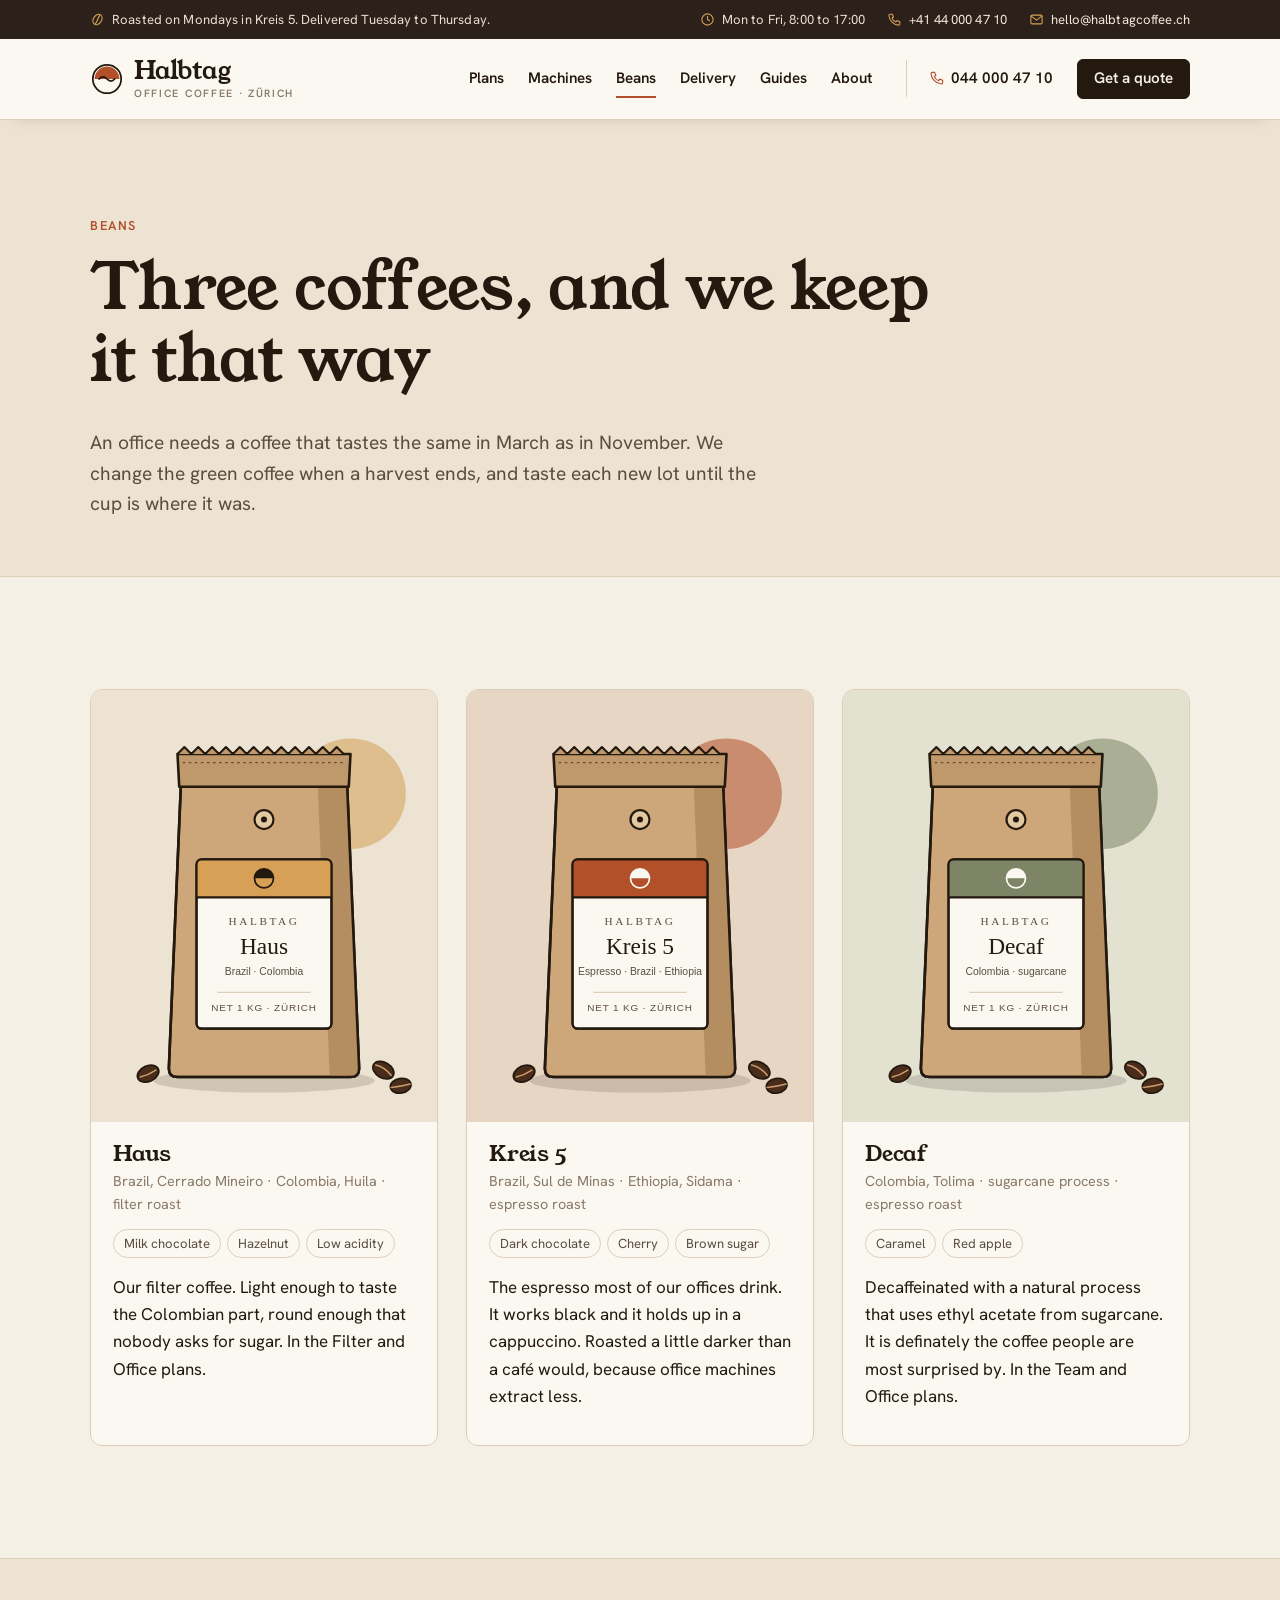
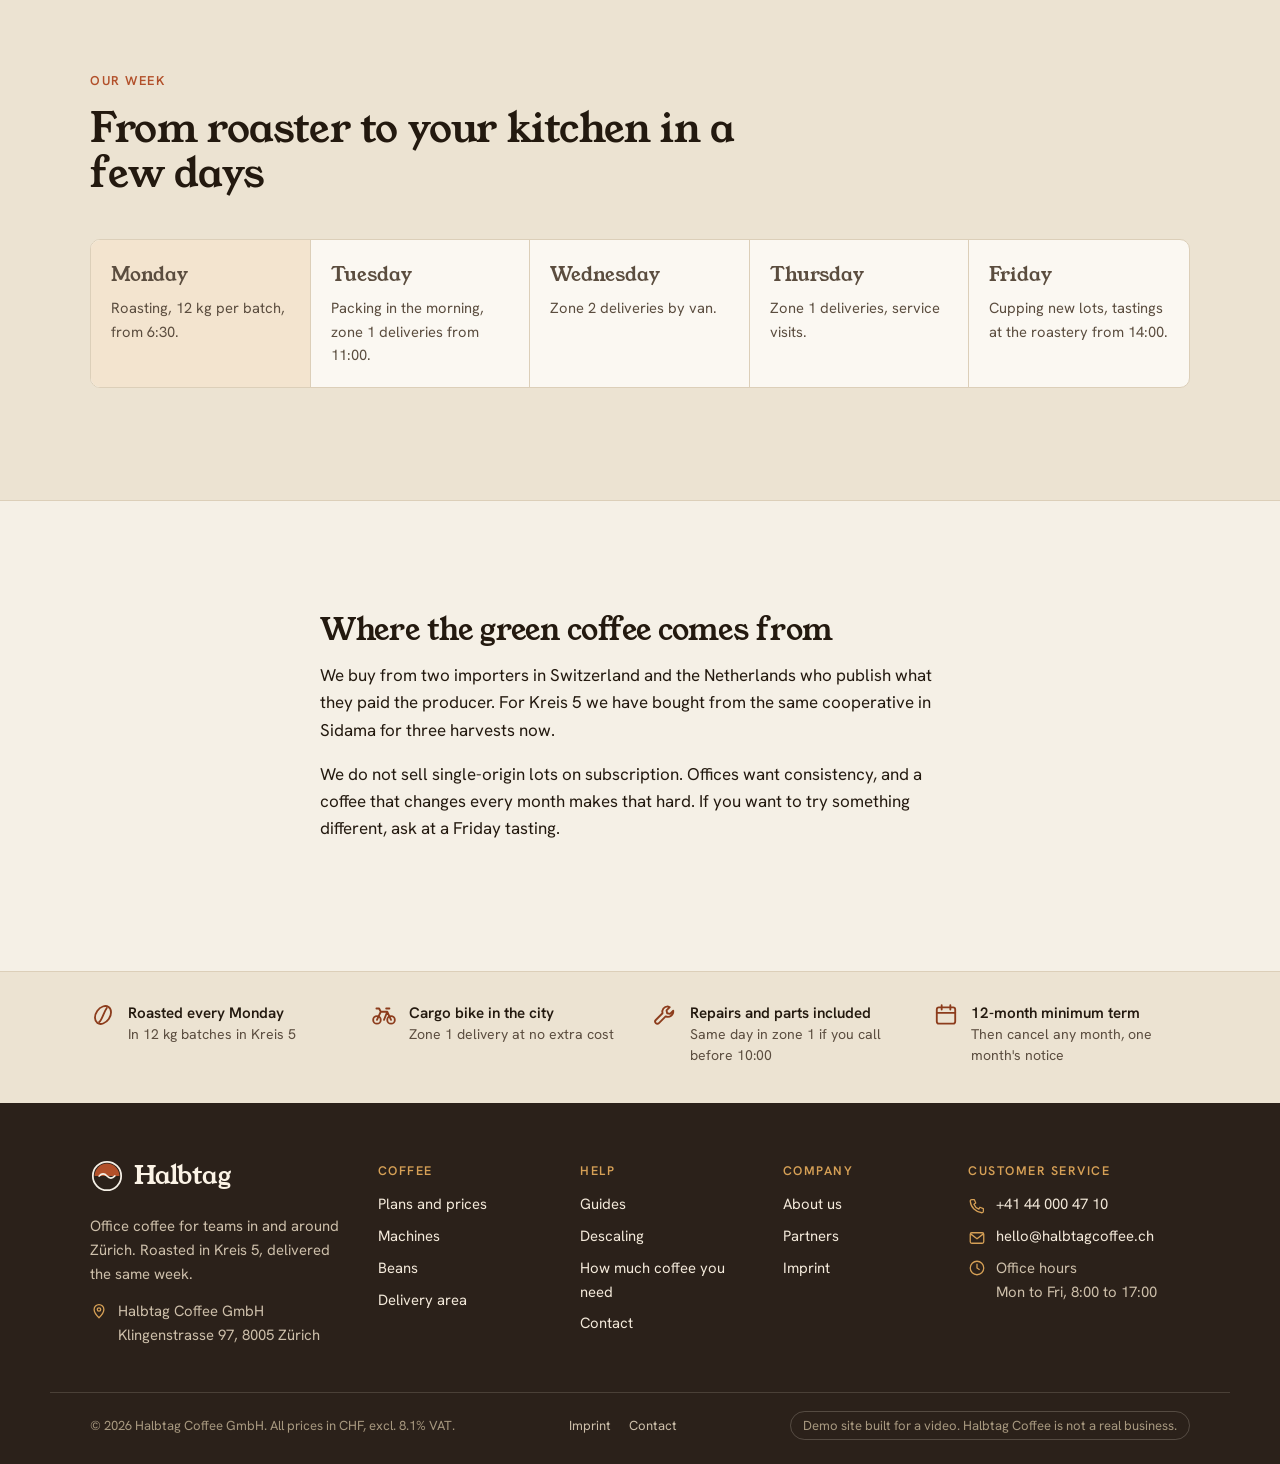
<file: beans.html>
<!doctype html>
<html lang="en">
<head>
  <meta charset="utf-8">
  <meta name="viewport" content="width=device-width, initial-scale=1">
  <title>Beans | Halbtag Coffee</title>
  <meta name="description" content="The three coffees Halbtag roasts every Monday in Zürich Kreis 5: Haus, Kreis 5 and Decaf.">
  <link rel="icon" href="assets/images/favicon.svg" type="image/svg+xml">
  <link rel="preconnect" href="https://fonts.googleapis.com">
  <link rel="preconnect" href="https://fonts.gstatic.com" crossorigin>
  <link rel="stylesheet" href="https://fonts.googleapis.com/css2?family=Hanken+Grotesk:wght@400;500;600&family=Young+Serif&display=swap">
  <link rel="stylesheet" href="assets/css/site.css">
</head>
<body>
  <a class="visually-hidden" href="#main">Skip to content</a>

  <div class="topbar">
    <div class="wrap">
      <span class="topbar-msg"><svg class="ico" viewBox="0 0 24 24" aria-hidden="true"><ellipse cx="12" cy="12" rx="6.5" ry="9" transform="rotate(35 12 12)"/><path d="M8.5 18.5c3-2.5 4-9 7-13"/></svg>Roasted on Mondays in Kreis 5. Delivered Tuesday to Thursday.</span>
      <span class="topbar-links hide-sm"><span><svg class="ico" viewBox="0 0 24 24" aria-hidden="true"><circle cx="12" cy="12" r="9"/><path d="M12 7v5l3 2"/></svg>Mon to Fri, 8:00 to 17:00</span><a href="tel:+41440004710"><svg class="ico" viewBox="0 0 24 24" aria-hidden="true"><path d="M5 3.5h3.5l1.8 4.6-2.4 1.5a11 11 0 0 0 6.5 6.5l1.5-2.4 4.6 1.8V19a2 2 0 0 1-2 2A17 17 0 0 1 3 5.5a2 2 0 0 1 2-2z"/></svg>+41 44 000 47 10</a><a href="mailto:hello@halbtagcoffee.ch"><svg class="ico" viewBox="0 0 24 24" aria-hidden="true"><rect x="3" y="5" width="18" height="14" rx="2"/><path d="m3.5 6.5 8.5 6.5 8.5-6.5"/></svg>hello@halbtagcoffee.ch</a></span>
    </div>
  </div>

  <header class="site-header">
    <div class="wrap">
      <a class="wordmark" href="index.html" aria-label="Halbtag Coffee, home">
        <svg viewBox="0 0 48 48" aria-hidden="true">
          <circle cx="24" cy="24" r="20" fill="none" stroke="#23190f" stroke-width="2.5"/>
          <path d="M6.5 24a17.5 17.5 0 0 1 35 0z" fill="#b2502a"/>
          <path d="M13 24c3.6-3.8 7.4-3.8 11 0s7.4 3.8 11 0" fill="none" stroke="#23190f" stroke-width="2.5" stroke-linecap="round"/>
        </svg>
        <span>Halbtag<small>Office coffee &middot; Zürich</small></span>
      </a>
      <button class="nav-toggle" type="button" aria-expanded="false" aria-controls="nav">Menu</button>
      <nav class="nav" id="nav" aria-label="Main">
        <a href="plans.html">Plans</a>
        <a href="machines.html">Machines</a>
        <a href="beans.html" aria-current="page">Beans</a>
        <a href="delivery.html">Delivery</a>
        <a href="guides/index.html">Guides</a>
        <a href="about.html">About</a>
        <a class="nav-phone" href="tel:+41440004710"><svg class="ico" viewBox="0 0 24 24" aria-hidden="true"><path d="M5 3.5h3.5l1.8 4.6-2.4 1.5a11 11 0 0 0 6.5 6.5l1.5-2.4 4.6 1.8V19a2 2 0 0 1-2 2A17 17 0 0 1 3 5.5a2 2 0 0 1 2-2z"/></svg>044 000 47 10</a>
        <a class="btn btn-small" href="contact.html">Get a quote</a>
      </nav>
    </div>
  </header>

  <main id="main">
    <section class="page-head">
      <div class="wrap">
        <p class="eyebrow">Beans</p>
        <h1>Three coffees, and we keep it that way</h1>
        <p class="lede">An office needs a coffee that tastes the same in March as in November. We change the green coffee when a harvest ends, and taste each new lot until the cup is where it was.</p>
      </div>
    </section>

    <section class="section">
      <div class="wrap">
        <div class="bean-grid">
          <article class="bean">
            <figure class="frame">
              <img src="assets/images/bag-haus.svg" width="400" height="500" alt="Kraft bag of Haus coffee with a yellow label">
            </figure>
            <h3>Haus</h3>
            <p class="origin">Brazil, Cerrado Mineiro &middot; Colombia, Huila &middot; filter roast</p>
            <ul class="notes-tags"><li>Milk chocolate</li><li>Hazelnut</li><li>Low acidity</li></ul>
            <p>Our filter coffee. Light enough to taste the Colombian part, round enough that nobody asks for sugar. In the Filter and Office plans.</p>
          </article>
          <article class="bean">
            <figure class="frame">
              <img src="assets/images/bag-kreis5.svg" width="400" height="500" alt="Kraft bag of Kreis 5 espresso with a rust-red label">
            </figure>
            <h3>Kreis 5</h3>
            <p class="origin">Brazil, Sul de Minas &middot; Ethiopia, Sidama &middot; espresso roast</p>
            <ul class="notes-tags"><li>Dark chocolate</li><li>Cherry</li><li>Brown sugar</li></ul>
            <p>The espresso most of our offices drink. It works black and it holds up in a cappuccino. Roasted a little darker than a café would, because office machines extract less.</p>
          </article>
          <article class="bean">
            <figure class="frame">
              <img src="assets/images/bag-decaf.svg" width="400" height="500" alt="Kraft bag of Decaf coffee with a green label">
            </figure>
            <h3>Decaf</h3>
            <p class="origin">Colombia, Tolima &middot; sugarcane process &middot; espresso roast</p>
            <ul class="notes-tags"><li>Caramel</li><li>Red apple</li></ul>
            <p>Decaffeinated with a natural process that uses ethyl acetate from sugarcane. It is definately the coffee people are most surprised by. In the Team and Office plans.</p>
          </article>
        </div>
      </div>
    </section>

    <section class="section band">
      <div class="wrap">
        <div class="section-head">
          <div>
            <p class="eyebrow">Our week</p>
            <h2>From roaster to your kitchen in a few days</h2>
          </div>
        </div>
        <div class="calendar">
          <div class="on"><p class="day">Monday</p><p>Roasting, 12 kg per batch, from 6:30.</p></div>
          <div><p class="day">Tuesday</p><p>Packing in the morning, zone 1 deliveries from 11:00.</p></div>
          <div><p class="day">Wednesday</p><p>Zone 2 deliveries by van.</p></div>
          <div><p class="day">Thursday</p><p>Zone 1 deliveries, service visits.</p></div>
          <div><p class="day">Friday</p><p>Cupping new lots, tastings at the roastery from 14:00.</p></div>
        </div>
      </div>
    </section>

    <section class="section">
      <div class="wrap narrow prose">
        <h2 style="margin-top:0">Where the green coffee comes from</h2>
        <p>We buy from two importers in Switzerland and the Netherlands who publish what they paid the producer. For Kreis 5 we have bought from the same cooperative in Sidama for three harvests now.</p>
        <p>We do not sell single-origin lots on subscription. Offices want consistency, and a coffee that changes every month makes that hard. If you want to try something different, ask at a Friday tasting.</p>
      </div>
    </section>
  </main>

  <footer class="site-footer">
    <div class="assurances">
      <ul class="wrap">
        <li><svg class="ico" viewBox="0 0 24 24" aria-hidden="true"><ellipse cx="12" cy="12" rx="6.5" ry="9" transform="rotate(35 12 12)"/><path d="M8.5 18.5c3-2.5 4-9 7-13"/></svg><span><strong>Roasted every Monday</strong>In 12 kg batches in Kreis 5</span></li>
        <li><svg class="ico" viewBox="0 0 24 24" aria-hidden="true"><circle cx="5.5" cy="16.5" r="3.5"/><circle cx="18.5" cy="16.5" r="3.5"/><path d="M5.5 16.5 9 9h6l3.5 7.5M9 9 7.5 6H5m7 10.5L15 9M14 6h3"/></svg><span><strong>Cargo bike in the city</strong>Zone 1 delivery at no extra cost</span></li>
        <li><svg class="ico" viewBox="0 0 24 24" aria-hidden="true"><path d="M14.5 4a5 5 0 0 0-4.8 6.4L3.5 16.6a2 2 0 0 0 2.9 2.9l6.2-6.2A5 5 0 0 0 19.6 8l-3 3-2.6-.6-.6-2.6 3-3a5 5 0 0 0-1.9-.8z"/></svg><span><strong>Repairs and parts included</strong>Same day in zone 1 if you call before 10:00</span></li>
        <li><svg class="ico" viewBox="0 0 24 24" aria-hidden="true"><rect x="3.5" y="5" width="17" height="15" rx="2"/><path d="M3.5 10h17M8 3v4M16 3v4"/></svg><span><strong>12-month minimum term</strong>Then cancel any month, one month's notice</span></li>
      </ul>
    </div>
    <div class="footer-main">
      <div class="wrap footer-grid">
        <div class="footer-brand">
          <a class="wordmark" href="index.html" aria-label="Halbtag Coffee, home">
            <svg viewBox="0 0 48 48" aria-hidden="true">
          <circle cx="24" cy="24" r="20" fill="none" stroke="#f5f0e6" stroke-width="2.5"/>
          <path d="M6.5 24a17.5 17.5 0 0 1 35 0z" fill="#b2502a"/>
          <path d="M13 24c3.6-3.8 7.4-3.8 11 0s7.4 3.8 11 0" fill="none" stroke="#f5f0e6" stroke-width="2.5" stroke-linecap="round"/>
        </svg>
            <span>Halbtag</span>
          </a>
          <p>Office coffee for teams in and around Zürich. Roasted in Kreis 5, delivered the same week.</p>
          <address><svg class="ico" viewBox="0 0 24 24" aria-hidden="true"><path d="M12 21s-6.5-6.2-6.5-11a6.5 6.5 0 0 1 13 0c0 4.8-6.5 11-6.5 11z"/><circle cx="12" cy="10" r="2.3"/></svg><span>Halbtag Coffee GmbH<br>Klingenstrasse 97, 8005 Zürich</span></address>
        </div>
        <div>
          <h2>Coffee</h2>
          <ul>
            <li><a href="plans.html">Plans and prices</a></li>
            <li><a href="machines.html">Machines</a></li>
            <li><a href="beans.html">Beans</a></li>
            <li><a href="delivery.html">Delivery area</a></li>
          </ul>
        </div>
        <div>
          <h2>Help</h2>
          <ul>
            <li><a href="guides/index.html">Guides</a></li>
            <li><a href="guides/descaling.html">Descaling</a></li>
            <li><a href="guides/how-much-coffee.html">How much coffee you need</a></li>
            <li><a href="contact.html">Contact</a></li>
          </ul>
        </div>
        <div>
          <h2>Company</h2>
          <ul>
            <li><a href="about.html">About us</a></li>
            <li><a href="partners.html">Partners</a></li>
            <li><a href="imprint.html">Imprint</a></li>
          </ul>
        </div>
        <div class="footer-contact">
          <h2>Customer service</h2>
          <ul>
            <li><a href="tel:+41440004710"><svg class="ico" viewBox="0 0 24 24" aria-hidden="true"><path d="M5 3.5h3.5l1.8 4.6-2.4 1.5a11 11 0 0 0 6.5 6.5l1.5-2.4 4.6 1.8V19a2 2 0 0 1-2 2A17 17 0 0 1 3 5.5a2 2 0 0 1 2-2z"/></svg>+41 44 000 47 10</a></li>
            <li><a href="mailto:hello@halbtagcoffee.ch"><svg class="ico" viewBox="0 0 24 24" aria-hidden="true"><rect x="3" y="5" width="18" height="14" rx="2"/><path d="m3.5 6.5 8.5 6.5 8.5-6.5"/></svg>hello@halbtagcoffee.ch</a></li>
            <li><svg class="ico" viewBox="0 0 24 24" aria-hidden="true"><circle cx="12" cy="12" r="9"/><path d="M12 7v5l3 2"/></svg><span>Office hours<br>Mon to Fri, 8:00 to 17:00</span></li>
          </ul>
        </div>
      </div>
      <div class="wrap footer-base">
        <span>&copy; 2026 Halbtag Coffee GmbH. All prices in CHF, excl. 8.1% VAT.</span>
        <span class="footer-legal"><a href="imprint.html">Imprint</a><a href="contact.html">Contact</a></span>
        <span class="demo-note">Demo site built for a video. Halbtag Coffee is not a real business.</span>
      </div>
    </div>
  </footer>

  <script src="assets/js/config.js"></script>
  <script src="assets/js/site.js"></script>
</body>
</html>
</file>
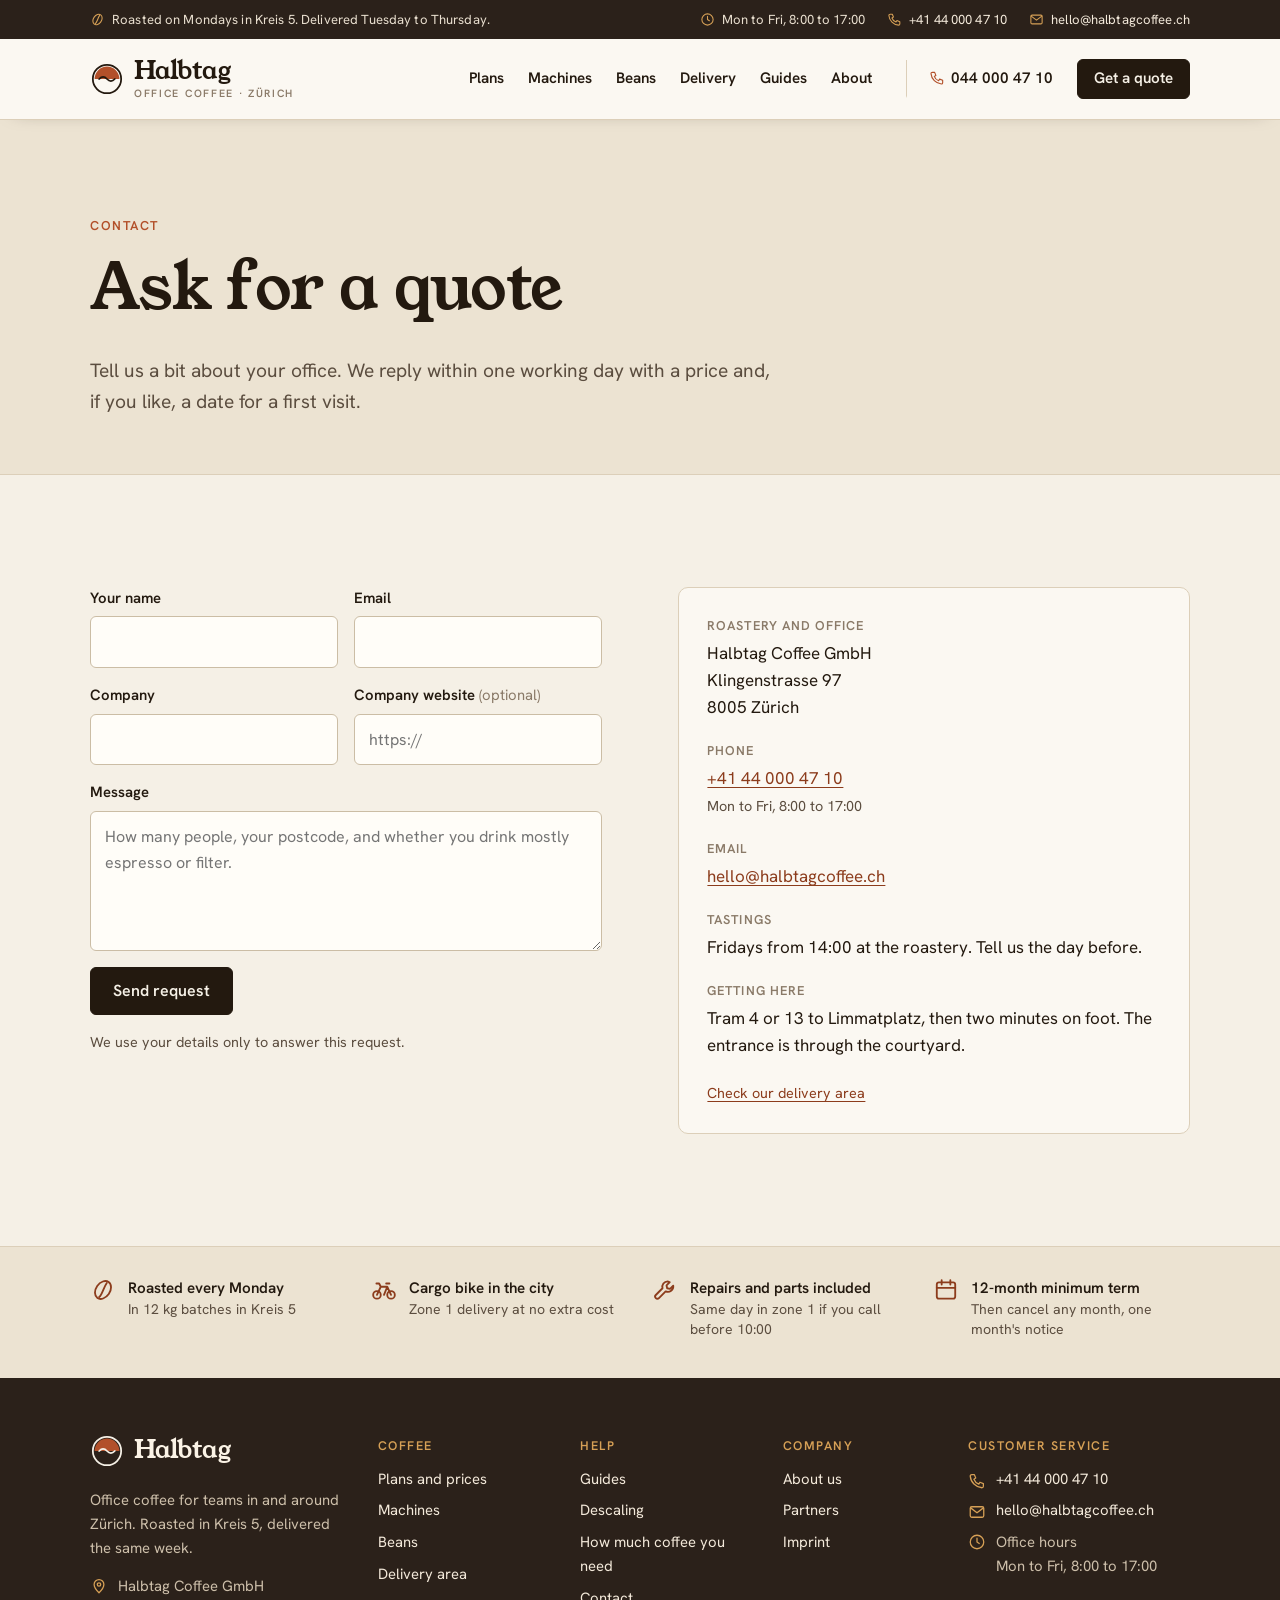
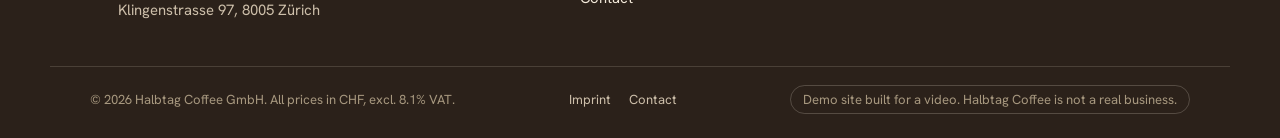
<file: contact.html>
<!doctype html>
<html lang="en">
<head>
  <meta charset="utf-8">
  <meta name="viewport" content="width=device-width, initial-scale=1">
  <title>Contact and quotes | Halbtag Coffee</title>
  <meta name="description" content="Ask Halbtag Coffee for a quote for your office in Zürich, or book a tasting at the roastery in Kreis 5.">
  <link rel="icon" href="assets/images/favicon.svg" type="image/svg+xml">
  <link rel="preconnect" href="https://fonts.googleapis.com">
  <link rel="preconnect" href="https://fonts.gstatic.com" crossorigin>
  <link rel="stylesheet" href="https://fonts.googleapis.com/css2?family=Hanken+Grotesk:wght@400;500;600&family=Young+Serif&display=swap">
  <link rel="stylesheet" href="assets/css/site.css">
</head>
<body>
  <a class="visually-hidden" href="#main">Skip to content</a>

  <div class="topbar">
    <div class="wrap">
      <span class="topbar-msg"><svg class="ico" viewBox="0 0 24 24" aria-hidden="true"><ellipse cx="12" cy="12" rx="6.5" ry="9" transform="rotate(35 12 12)"/><path d="M8.5 18.5c3-2.5 4-9 7-13"/></svg>Roasted on Mondays in Kreis 5. Delivered Tuesday to Thursday.</span>
      <span class="topbar-links hide-sm"><span><svg class="ico" viewBox="0 0 24 24" aria-hidden="true"><circle cx="12" cy="12" r="9"/><path d="M12 7v5l3 2"/></svg>Mon to Fri, 8:00 to 17:00</span><a href="tel:+41440004710"><svg class="ico" viewBox="0 0 24 24" aria-hidden="true"><path d="M5 3.5h3.5l1.8 4.6-2.4 1.5a11 11 0 0 0 6.5 6.5l1.5-2.4 4.6 1.8V19a2 2 0 0 1-2 2A17 17 0 0 1 3 5.5a2 2 0 0 1 2-2z"/></svg>+41 44 000 47 10</a><a href="mailto:hello@halbtagcoffee.ch"><svg class="ico" viewBox="0 0 24 24" aria-hidden="true"><rect x="3" y="5" width="18" height="14" rx="2"/><path d="m3.5 6.5 8.5 6.5 8.5-6.5"/></svg>hello@halbtagcoffee.ch</a></span>
    </div>
  </div>

  <header class="site-header">
    <div class="wrap">
      <a class="wordmark" href="index.html" aria-label="Halbtag Coffee, home">
        <svg viewBox="0 0 48 48" aria-hidden="true">
          <circle cx="24" cy="24" r="20" fill="none" stroke="#23190f" stroke-width="2.5"/>
          <path d="M6.5 24a17.5 17.5 0 0 1 35 0z" fill="#b2502a"/>
          <path d="M13 24c3.6-3.8 7.4-3.8 11 0s7.4 3.8 11 0" fill="none" stroke="#23190f" stroke-width="2.5" stroke-linecap="round"/>
        </svg>
        <span>Halbtag<small>Office coffee &middot; Zürich</small></span>
      </a>
      <button class="nav-toggle" type="button" aria-expanded="false" aria-controls="nav">Menu</button>
      <nav class="nav" id="nav" aria-label="Main">
        <a href="plans.html">Plans</a>
        <a href="machines.html">Machines</a>
        <a href="beans.html">Beans</a>
        <a href="delivery.html">Delivery</a>
        <a href="guides/index.html">Guides</a>
        <a href="about.html">About</a>
        <a class="nav-phone" href="tel:+41440004710"><svg class="ico" viewBox="0 0 24 24" aria-hidden="true"><path d="M5 3.5h3.5l1.8 4.6-2.4 1.5a11 11 0 0 0 6.5 6.5l1.5-2.4 4.6 1.8V19a2 2 0 0 1-2 2A17 17 0 0 1 3 5.5a2 2 0 0 1 2-2z"/></svg>044 000 47 10</a>
        <a class="btn btn-small" href="contact.html" aria-current="page">Get a quote</a>
      </nav>
    </div>
  </header>

  <main id="main">
    <section class="page-head">
      <div class="wrap">
        <p class="eyebrow">Contact</p>
        <h1>Ask for a quote</h1>
        <p class="lede">Tell us a bit about your office. We reply within one working day with a price and, if you like, a date for a first visit.</p>
      </div>
    </section>

    <section class="section">
      <div class="wrap split split-top">
        <div>
          <form id="quote-form" class="comment-form" novalidate>
            <div class="form-row">
              <div class="field">
                <label for="q-name">Your name</label>
                <input id="q-name" name="name" type="text" autocomplete="name" required maxlength="120">
              </div>
              <div class="field">
                <label for="q-email">Email</label>
                <input id="q-email" name="email" type="email" autocomplete="email" required maxlength="200">
              </div>
            </div>
            <div class="form-row">
              <div class="field">
                <label for="q-company">Company</label>
                <input id="q-company" name="company" type="text" autocomplete="organization" required maxlength="160">
              </div>
              <div class="field">
                <label for="q-url">Company website <span class="hint">(optional)</span></label>
                <input id="q-url" name="website_url" type="url" inputmode="url" placeholder="https://" maxlength="300">
              </div>
            </div>
            <div class="field">
              <label for="q-message">Message</label>
              <textarea id="q-message" name="message" required maxlength="4000" placeholder="How many people, your postcode, and whether you drink mostly espresso or filter."></textarea>
            </div>
            <div class="hp" aria-hidden="true">
              <label for="q-website">Leave this field empty</label>
              <input id="q-website" name="website" type="text" tabindex="-1" autocomplete="off">
            </div>
            <div class="form-actions">
              <button class="btn" type="submit">Send request</button>
              <p class="form-status" role="status"></p>
            </div>
            <p class="small muted">We use your details only to answer this request.</p>
          </form>
          <div class="form-done" id="quote-done" hidden tabindex="-1">
            <h3>Thanks, we'll reply within one working day.</h3>
            <p>If it is urgent, call us on <a href="tel:+41440004710">+41 44 000 47 10</a>.</p>
          </div>
        </div>

        <aside class="contact-card">
          <dl>
            <dt>Roastery and office</dt>
            <dd>Halbtag Coffee GmbH<br>Klingenstrasse 97<br>8005 Zürich</dd>
            <dt>Phone</dt>
            <dd><a href="tel:+41440004710">+41 44 000 47 10</a><br><span class="small muted">Mon to Fri, 8:00 to 17:00</span></dd>
            <dt>Email</dt>
            <dd><a href="mailto:hello@halbtagcoffee.ch">hello@halbtagcoffee.ch</a></dd>
            <dt>Tastings</dt>
            <dd>Fridays from 14:00 at the roastery. Tell us the day before.</dd>
            <dt>Getting here</dt>
            <dd>Tram 4 or 13 to Limmatplatz, then two minutes on foot. The entrance is through the courtyard.</dd>
          </dl>
          <p class="small" style="margin:1.4rem 0 0"><a href="delivery.html">Check our delivery area</a></p>
        </aside>
      </div>
    </section>
  </main>

  <footer class="site-footer">
    <div class="assurances">
      <ul class="wrap">
        <li><svg class="ico" viewBox="0 0 24 24" aria-hidden="true"><ellipse cx="12" cy="12" rx="6.5" ry="9" transform="rotate(35 12 12)"/><path d="M8.5 18.5c3-2.5 4-9 7-13"/></svg><span><strong>Roasted every Monday</strong>In 12 kg batches in Kreis 5</span></li>
        <li><svg class="ico" viewBox="0 0 24 24" aria-hidden="true"><circle cx="5.5" cy="16.5" r="3.5"/><circle cx="18.5" cy="16.5" r="3.5"/><path d="M5.5 16.5 9 9h6l3.5 7.5M9 9 7.5 6H5m7 10.5L15 9M14 6h3"/></svg><span><strong>Cargo bike in the city</strong>Zone 1 delivery at no extra cost</span></li>
        <li><svg class="ico" viewBox="0 0 24 24" aria-hidden="true"><path d="M14.5 4a5 5 0 0 0-4.8 6.4L3.5 16.6a2 2 0 0 0 2.9 2.9l6.2-6.2A5 5 0 0 0 19.6 8l-3 3-2.6-.6-.6-2.6 3-3a5 5 0 0 0-1.9-.8z"/></svg><span><strong>Repairs and parts included</strong>Same day in zone 1 if you call before 10:00</span></li>
        <li><svg class="ico" viewBox="0 0 24 24" aria-hidden="true"><rect x="3.5" y="5" width="17" height="15" rx="2"/><path d="M3.5 10h17M8 3v4M16 3v4"/></svg><span><strong>12-month minimum term</strong>Then cancel any month, one month's notice</span></li>
      </ul>
    </div>
    <div class="footer-main">
      <div class="wrap footer-grid">
        <div class="footer-brand">
          <a class="wordmark" href="index.html" aria-label="Halbtag Coffee, home">
            <svg viewBox="0 0 48 48" aria-hidden="true">
          <circle cx="24" cy="24" r="20" fill="none" stroke="#f5f0e6" stroke-width="2.5"/>
          <path d="M6.5 24a17.5 17.5 0 0 1 35 0z" fill="#b2502a"/>
          <path d="M13 24c3.6-3.8 7.4-3.8 11 0s7.4 3.8 11 0" fill="none" stroke="#f5f0e6" stroke-width="2.5" stroke-linecap="round"/>
        </svg>
            <span>Halbtag</span>
          </a>
          <p>Office coffee for teams in and around Zürich. Roasted in Kreis 5, delivered the same week.</p>
          <address><svg class="ico" viewBox="0 0 24 24" aria-hidden="true"><path d="M12 21s-6.5-6.2-6.5-11a6.5 6.5 0 0 1 13 0c0 4.8-6.5 11-6.5 11z"/><circle cx="12" cy="10" r="2.3"/></svg><span>Halbtag Coffee GmbH<br>Klingenstrasse 97, 8005 Zürich</span></address>
        </div>
        <div>
          <h2>Coffee</h2>
          <ul>
            <li><a href="plans.html">Plans and prices</a></li>
            <li><a href="machines.html">Machines</a></li>
            <li><a href="beans.html">Beans</a></li>
            <li><a href="delivery.html">Delivery area</a></li>
          </ul>
        </div>
        <div>
          <h2>Help</h2>
          <ul>
            <li><a href="guides/index.html">Guides</a></li>
            <li><a href="guides/descaling.html">Descaling</a></li>
            <li><a href="guides/how-much-coffee.html">How much coffee you need</a></li>
            <li><a href="contact.html">Contact</a></li>
          </ul>
        </div>
        <div>
          <h2>Company</h2>
          <ul>
            <li><a href="about.html">About us</a></li>
            <li><a href="partners.html">Partners</a></li>
            <li><a href="imprint.html">Imprint</a></li>
          </ul>
        </div>
        <div class="footer-contact">
          <h2>Customer service</h2>
          <ul>
            <li><a href="tel:+41440004710"><svg class="ico" viewBox="0 0 24 24" aria-hidden="true"><path d="M5 3.5h3.5l1.8 4.6-2.4 1.5a11 11 0 0 0 6.5 6.5l1.5-2.4 4.6 1.8V19a2 2 0 0 1-2 2A17 17 0 0 1 3 5.5a2 2 0 0 1 2-2z"/></svg>+41 44 000 47 10</a></li>
            <li><a href="mailto:hello@halbtagcoffee.ch"><svg class="ico" viewBox="0 0 24 24" aria-hidden="true"><rect x="3" y="5" width="18" height="14" rx="2"/><path d="m3.5 6.5 8.5 6.5 8.5-6.5"/></svg>hello@halbtagcoffee.ch</a></li>
            <li><svg class="ico" viewBox="0 0 24 24" aria-hidden="true"><circle cx="12" cy="12" r="9"/><path d="M12 7v5l3 2"/></svg><span>Office hours<br>Mon to Fri, 8:00 to 17:00</span></li>
          </ul>
        </div>
      </div>
      <div class="wrap footer-base">
        <span>&copy; 2026 Halbtag Coffee GmbH. All prices in CHF, excl. 8.1% VAT.</span>
        <span class="footer-legal"><a href="imprint.html">Imprint</a><a href="contact.html">Contact</a></span>
        <span class="demo-note">Demo site built for a video. Halbtag Coffee is not a real business.</span>
      </div>
    </div>
  </footer>

  <script src="assets/js/config.js"></script>
  <script src="assets/js/site.js"></script>
  <script src="assets/js/quote-form.js"></script>
</body>
</html>
</file>
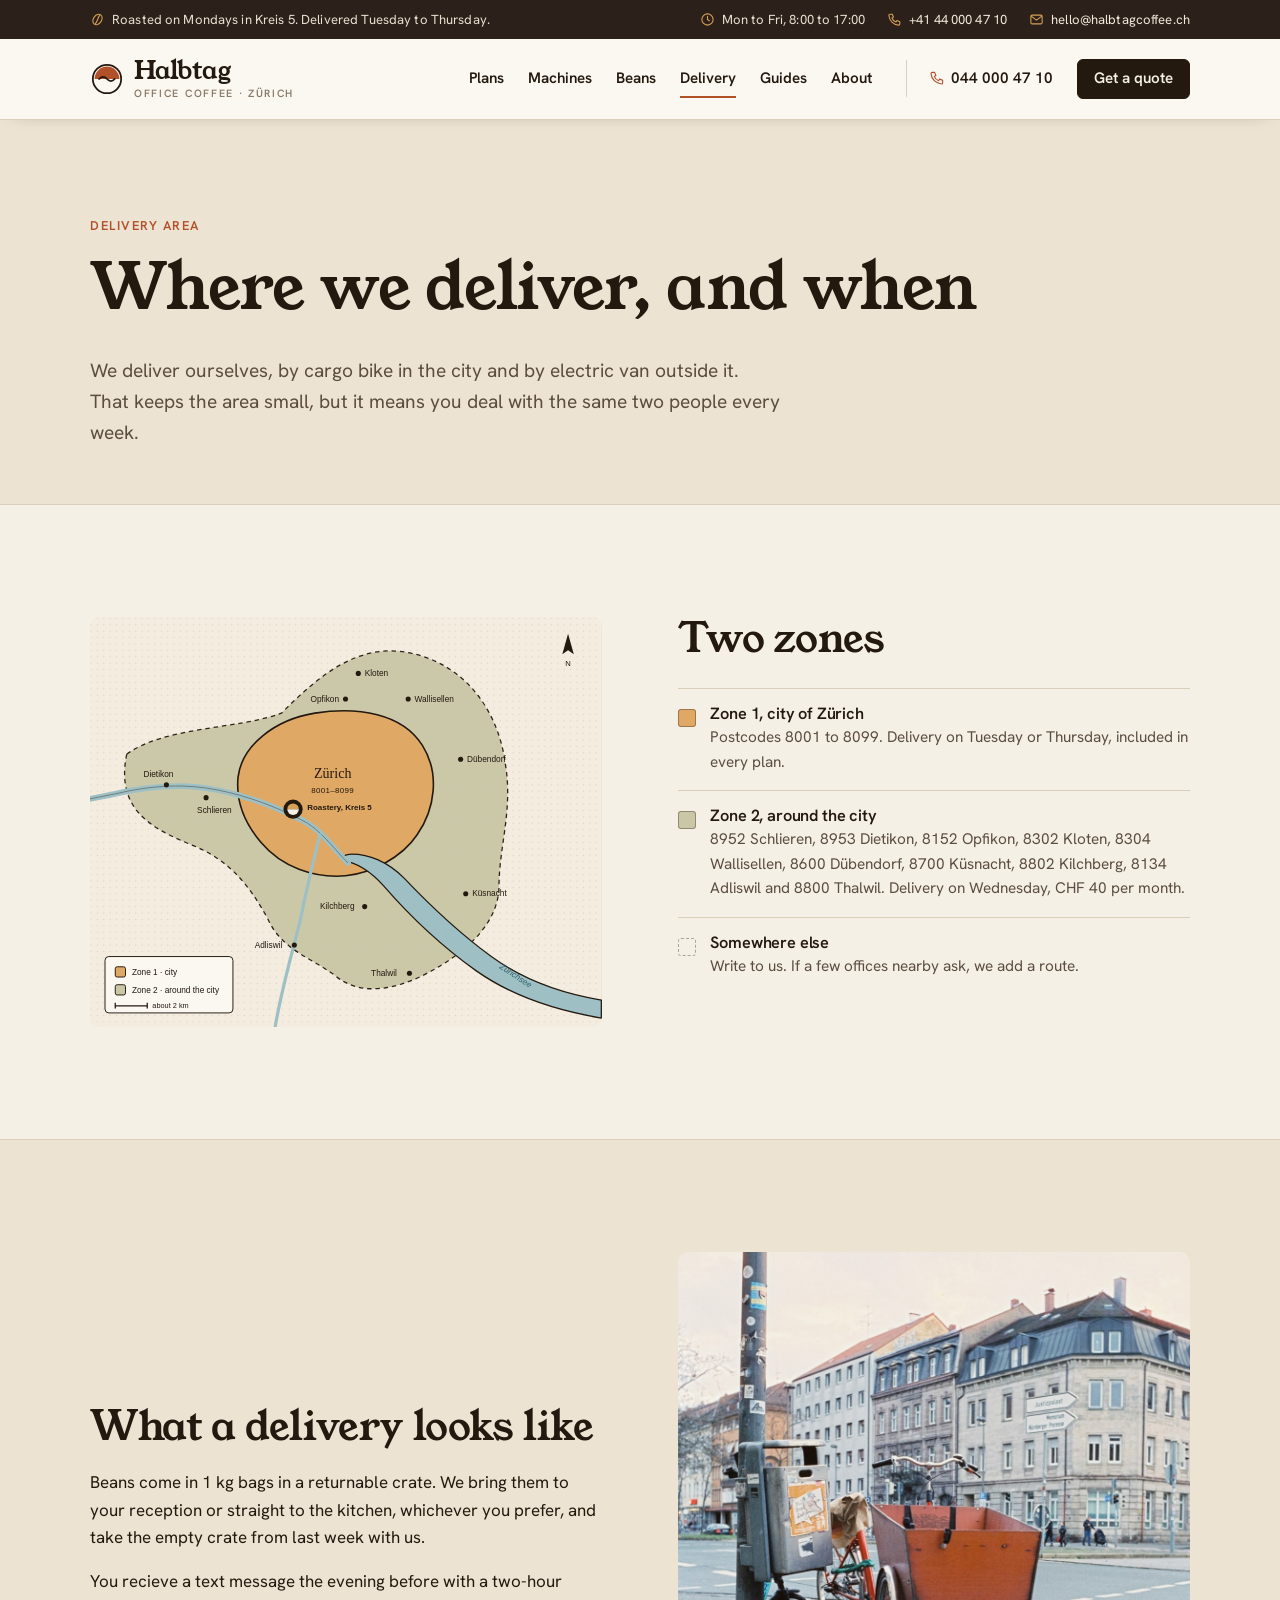
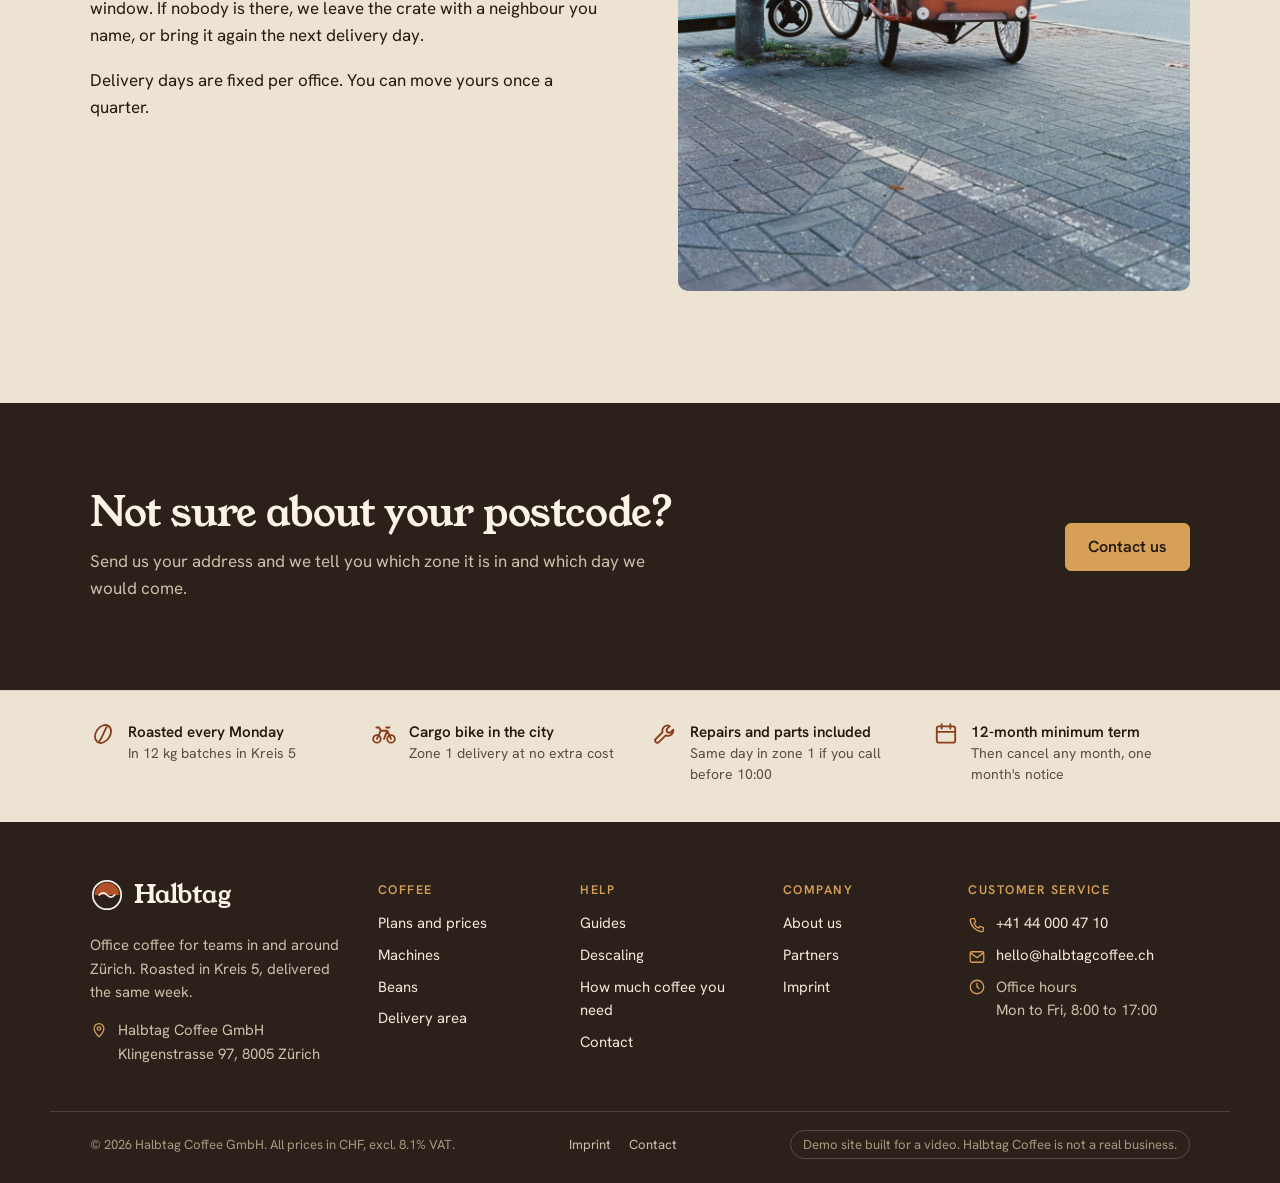
<file: delivery.html>
<!doctype html>
<html lang="en">
<head>
  <meta charset="utf-8">
  <meta name="viewport" content="width=device-width, initial-scale=1">
  <title>Delivery area | Halbtag Coffee</title>
  <meta name="description" content="Where Halbtag Coffee delivers: Zürich city postcodes 8001 to 8099, plus Limmattal, Glattal and both lake shores.">
  <link rel="icon" href="assets/images/favicon.svg" type="image/svg+xml">
  <link rel="preconnect" href="https://fonts.googleapis.com">
  <link rel="preconnect" href="https://fonts.gstatic.com" crossorigin>
  <link rel="stylesheet" href="https://fonts.googleapis.com/css2?family=Hanken+Grotesk:wght@400;500;600&family=Young+Serif&display=swap">
  <link rel="stylesheet" href="assets/css/site.css">
</head>
<body>
  <a class="visually-hidden" href="#main">Skip to content</a>

  <div class="topbar">
    <div class="wrap">
      <span class="topbar-msg"><svg class="ico" viewBox="0 0 24 24" aria-hidden="true"><ellipse cx="12" cy="12" rx="6.5" ry="9" transform="rotate(35 12 12)"/><path d="M8.5 18.5c3-2.5 4-9 7-13"/></svg>Roasted on Mondays in Kreis 5. Delivered Tuesday to Thursday.</span>
      <span class="topbar-links hide-sm"><span><svg class="ico" viewBox="0 0 24 24" aria-hidden="true"><circle cx="12" cy="12" r="9"/><path d="M12 7v5l3 2"/></svg>Mon to Fri, 8:00 to 17:00</span><a href="tel:+41440004710"><svg class="ico" viewBox="0 0 24 24" aria-hidden="true"><path d="M5 3.5h3.5l1.8 4.6-2.4 1.5a11 11 0 0 0 6.5 6.5l1.5-2.4 4.6 1.8V19a2 2 0 0 1-2 2A17 17 0 0 1 3 5.5a2 2 0 0 1 2-2z"/></svg>+41 44 000 47 10</a><a href="mailto:hello@halbtagcoffee.ch"><svg class="ico" viewBox="0 0 24 24" aria-hidden="true"><rect x="3" y="5" width="18" height="14" rx="2"/><path d="m3.5 6.5 8.5 6.5 8.5-6.5"/></svg>hello@halbtagcoffee.ch</a></span>
    </div>
  </div>

  <header class="site-header">
    <div class="wrap">
      <a class="wordmark" href="index.html" aria-label="Halbtag Coffee, home">
        <svg viewBox="0 0 48 48" aria-hidden="true">
          <circle cx="24" cy="24" r="20" fill="none" stroke="#23190f" stroke-width="2.5"/>
          <path d="M6.5 24a17.5 17.5 0 0 1 35 0z" fill="#b2502a"/>
          <path d="M13 24c3.6-3.8 7.4-3.8 11 0s7.4 3.8 11 0" fill="none" stroke="#23190f" stroke-width="2.5" stroke-linecap="round"/>
        </svg>
        <span>Halbtag<small>Office coffee &middot; Zürich</small></span>
      </a>
      <button class="nav-toggle" type="button" aria-expanded="false" aria-controls="nav">Menu</button>
      <nav class="nav" id="nav" aria-label="Main">
        <a href="plans.html">Plans</a>
        <a href="machines.html">Machines</a>
        <a href="beans.html">Beans</a>
        <a href="delivery.html" aria-current="page">Delivery</a>
        <a href="guides/index.html">Guides</a>
        <a href="about.html">About</a>
        <a class="nav-phone" href="tel:+41440004710"><svg class="ico" viewBox="0 0 24 24" aria-hidden="true"><path d="M5 3.5h3.5l1.8 4.6-2.4 1.5a11 11 0 0 0 6.5 6.5l1.5-2.4 4.6 1.8V19a2 2 0 0 1-2 2A17 17 0 0 1 3 5.5a2 2 0 0 1 2-2z"/></svg>044 000 47 10</a>
        <a class="btn btn-small" href="contact.html">Get a quote</a>
      </nav>
    </div>
  </header>

  <main id="main">
    <section class="page-head">
      <div class="wrap">
        <p class="eyebrow">Delivery area</p>
        <h1>Where we deliver, and when</h1>
        <p class="lede">We deliver ourselves, by cargo bike in the city and by electric van outside it. That keeps the area small, but it means you deal with the same two people every week.</p>
      </div>
    </section>

    <section class="section">
      <div class="wrap split split-top">
        <figure class="frame" style="--ratio: 5 / 4">
          <img src="assets/images/delivery-map.svg" width="800" height="640" alt="Map of the delivery area. Zone 1 is the city of Zürich. Zone 2 covers Dietikon, Schlieren, Opfikon, Kloten, Wallisellen, Dübendorf, Küsnacht, Kilchberg, Adliswil and Thalwil.">
        </figure>
        <div>
          <h2>Two zones</h2>
          <ul class="zones">
            <li>
              <span class="swatch swatch-a"></span>
              <div>
                <h3>Zone 1, city of Zürich</h3>
                <p>Postcodes 8001 to 8099. Delivery on Tuesday or Thursday, included in every plan.</p>
              </div>
            </li>
            <li>
              <span class="swatch swatch-b"></span>
              <div>
                <h3>Zone 2, around the city</h3>
                <p>8952 Schlieren, 8953 Dietikon, 8152 Opfikon, 8302 Kloten, 8304 Wallisellen, 8600 Dübendorf, 8700 Küsnacht, 8802 Kilchberg, 8134 Adliswil and 8800 Thalwil. Delivery on Wednesday, CHF 40 per month.</p>
              </div>
            </li>
            <li>
              <span class="swatch swatch-c"></span>
              <div>
                <h3>Somewhere else</h3>
                <p>Write to us. If a few offices nearby ask, we add a route.</p>
              </div>
            </li>
          </ul>
        </div>
      </div>
    </section>

    <section class="section band">
      <div class="wrap split">
        <div>
          <h2>What a delivery looks like</h2>
          <p>Beans come in 1 kg bags in a returnable crate. We bring them to your reception or straight to the kitchen, whichever you prefer, and take the empty crate from last week with us.</p>
          <p>You recieve a text message the evening before with a two-hour window. If nobody is there, we leave the crate with a neighbour you name, or bring it again the next delivery day.</p>
          <p>Delivery days are fixed per office. You can move yours once a quarter.</p>
        </div>
        <figure class="frame" style="--ratio: 4 / 5">
          <img src="assets/images/photo-cargo-bike.jpg" width="1072" height="1600" alt="A cargo bike with an orange box parked on a city pavement">
        </figure>
      </div>
    </section>

    <section class="cta">
      <div class="wrap">
        <div>
          <h2>Not sure about your postcode?</h2>
          <p>Send us your address and we tell you which zone it is in and which day we would come.</p>
        </div>
        <a class="btn" href="contact.html">Contact us</a>
      </div>
    </section>
  </main>

  <footer class="site-footer">
    <div class="assurances">
      <ul class="wrap">
        <li><svg class="ico" viewBox="0 0 24 24" aria-hidden="true"><ellipse cx="12" cy="12" rx="6.5" ry="9" transform="rotate(35 12 12)"/><path d="M8.5 18.5c3-2.5 4-9 7-13"/></svg><span><strong>Roasted every Monday</strong>In 12 kg batches in Kreis 5</span></li>
        <li><svg class="ico" viewBox="0 0 24 24" aria-hidden="true"><circle cx="5.5" cy="16.5" r="3.5"/><circle cx="18.5" cy="16.5" r="3.5"/><path d="M5.5 16.5 9 9h6l3.5 7.5M9 9 7.5 6H5m7 10.5L15 9M14 6h3"/></svg><span><strong>Cargo bike in the city</strong>Zone 1 delivery at no extra cost</span></li>
        <li><svg class="ico" viewBox="0 0 24 24" aria-hidden="true"><path d="M14.5 4a5 5 0 0 0-4.8 6.4L3.5 16.6a2 2 0 0 0 2.9 2.9l6.2-6.2A5 5 0 0 0 19.6 8l-3 3-2.6-.6-.6-2.6 3-3a5 5 0 0 0-1.9-.8z"/></svg><span><strong>Repairs and parts included</strong>Same day in zone 1 if you call before 10:00</span></li>
        <li><svg class="ico" viewBox="0 0 24 24" aria-hidden="true"><rect x="3.5" y="5" width="17" height="15" rx="2"/><path d="M3.5 10h17M8 3v4M16 3v4"/></svg><span><strong>12-month minimum term</strong>Then cancel any month, one month's notice</span></li>
      </ul>
    </div>
    <div class="footer-main">
      <div class="wrap footer-grid">
        <div class="footer-brand">
          <a class="wordmark" href="index.html" aria-label="Halbtag Coffee, home">
            <svg viewBox="0 0 48 48" aria-hidden="true">
          <circle cx="24" cy="24" r="20" fill="none" stroke="#f5f0e6" stroke-width="2.5"/>
          <path d="M6.5 24a17.5 17.5 0 0 1 35 0z" fill="#b2502a"/>
          <path d="M13 24c3.6-3.8 7.4-3.8 11 0s7.4 3.8 11 0" fill="none" stroke="#f5f0e6" stroke-width="2.5" stroke-linecap="round"/>
        </svg>
            <span>Halbtag</span>
          </a>
          <p>Office coffee for teams in and around Zürich. Roasted in Kreis 5, delivered the same week.</p>
          <address><svg class="ico" viewBox="0 0 24 24" aria-hidden="true"><path d="M12 21s-6.5-6.2-6.5-11a6.5 6.5 0 0 1 13 0c0 4.8-6.5 11-6.5 11z"/><circle cx="12" cy="10" r="2.3"/></svg><span>Halbtag Coffee GmbH<br>Klingenstrasse 97, 8005 Zürich</span></address>
        </div>
        <div>
          <h2>Coffee</h2>
          <ul>
            <li><a href="plans.html">Plans and prices</a></li>
            <li><a href="machines.html">Machines</a></li>
            <li><a href="beans.html">Beans</a></li>
            <li><a href="delivery.html">Delivery area</a></li>
          </ul>
        </div>
        <div>
          <h2>Help</h2>
          <ul>
            <li><a href="guides/index.html">Guides</a></li>
            <li><a href="guides/descaling.html">Descaling</a></li>
            <li><a href="guides/how-much-coffee.html">How much coffee you need</a></li>
            <li><a href="contact.html">Contact</a></li>
          </ul>
        </div>
        <div>
          <h2>Company</h2>
          <ul>
            <li><a href="about.html">About us</a></li>
            <li><a href="partners.html">Partners</a></li>
            <li><a href="imprint.html">Imprint</a></li>
          </ul>
        </div>
        <div class="footer-contact">
          <h2>Customer service</h2>
          <ul>
            <li><a href="tel:+41440004710"><svg class="ico" viewBox="0 0 24 24" aria-hidden="true"><path d="M5 3.5h3.5l1.8 4.6-2.4 1.5a11 11 0 0 0 6.5 6.5l1.5-2.4 4.6 1.8V19a2 2 0 0 1-2 2A17 17 0 0 1 3 5.5a2 2 0 0 1 2-2z"/></svg>+41 44 000 47 10</a></li>
            <li><a href="mailto:hello@halbtagcoffee.ch"><svg class="ico" viewBox="0 0 24 24" aria-hidden="true"><rect x="3" y="5" width="18" height="14" rx="2"/><path d="m3.5 6.5 8.5 6.5 8.5-6.5"/></svg>hello@halbtagcoffee.ch</a></li>
            <li><svg class="ico" viewBox="0 0 24 24" aria-hidden="true"><circle cx="12" cy="12" r="9"/><path d="M12 7v5l3 2"/></svg><span>Office hours<br>Mon to Fri, 8:00 to 17:00</span></li>
          </ul>
        </div>
      </div>
      <div class="wrap footer-base">
        <span>&copy; 2026 Halbtag Coffee GmbH. All prices in CHF, excl. 8.1% VAT.</span>
        <span class="footer-legal"><a href="imprint.html">Imprint</a><a href="contact.html">Contact</a></span>
        <span class="demo-note">Demo site built for a video. Halbtag Coffee is not a real business.</span>
      </div>
    </div>
  </footer>

  <script src="assets/js/config.js"></script>
  <script src="assets/js/site.js"></script>
</body>
</html>
</file>
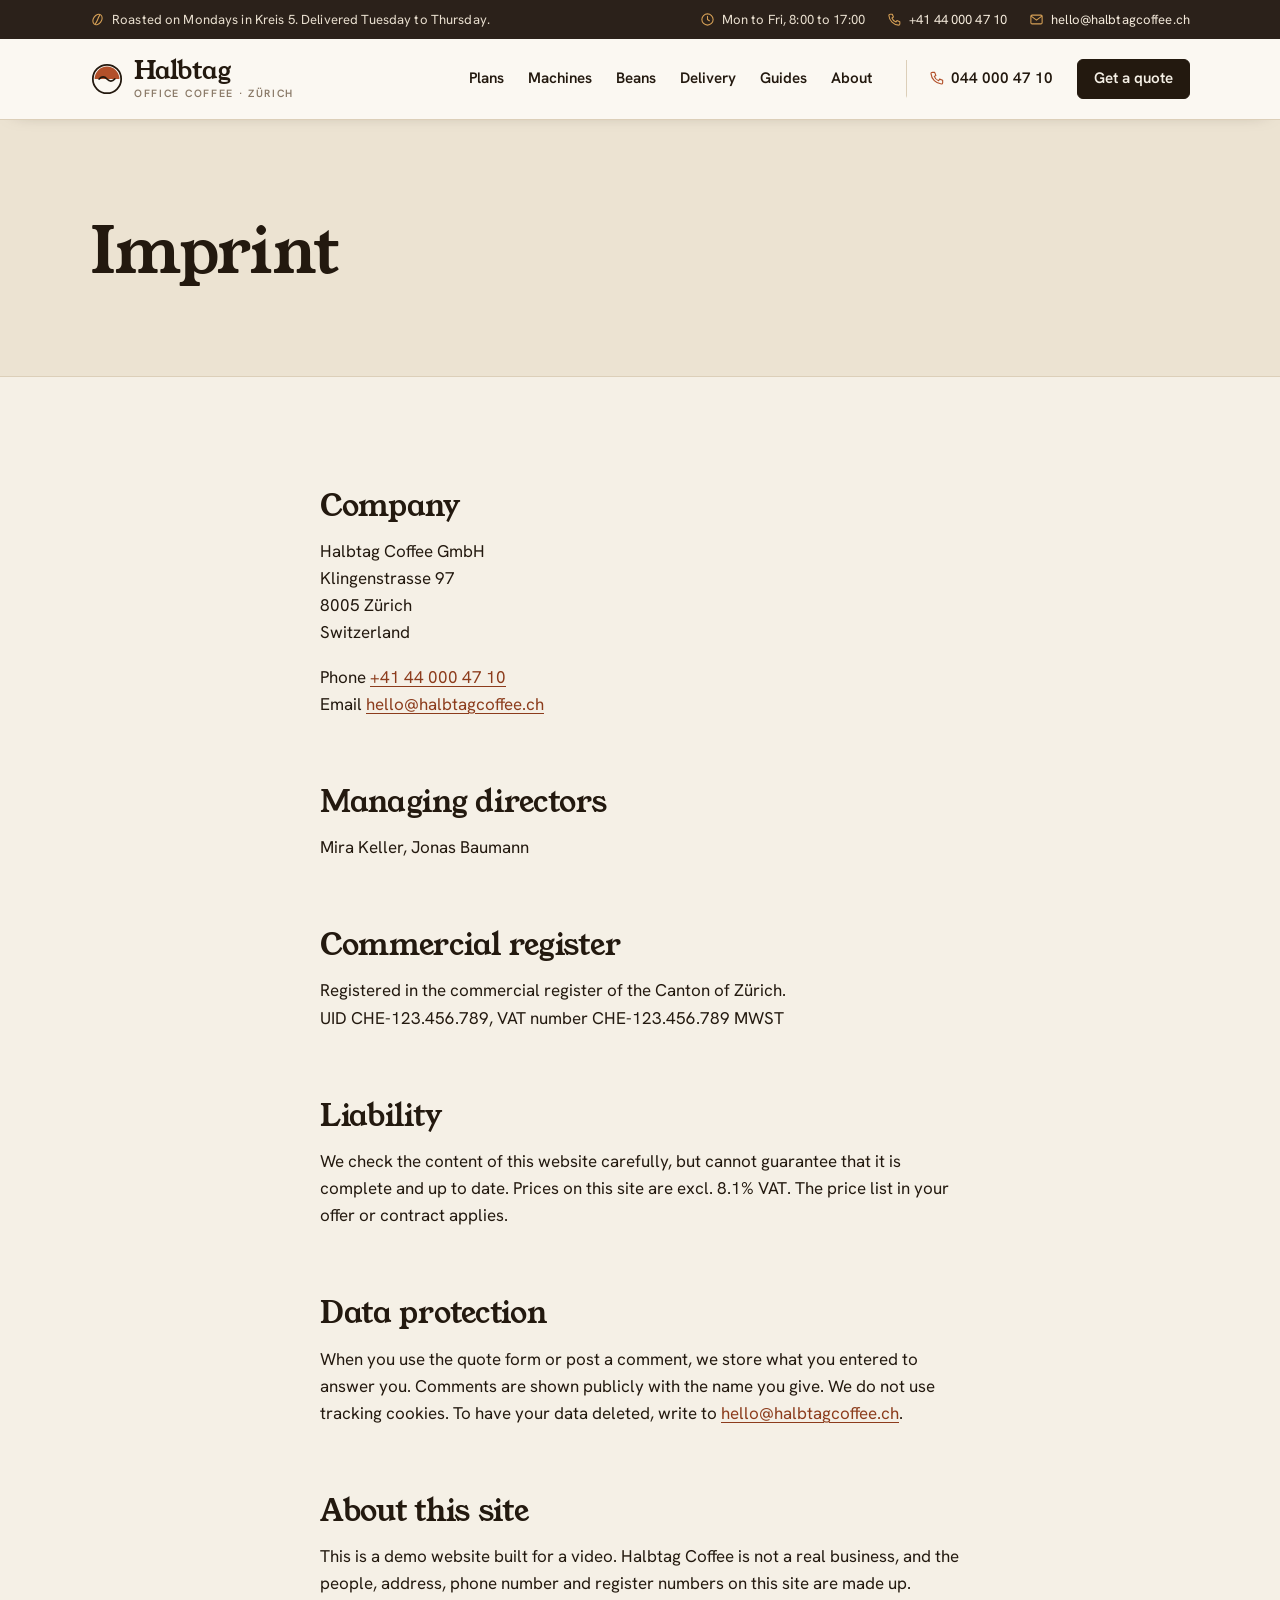
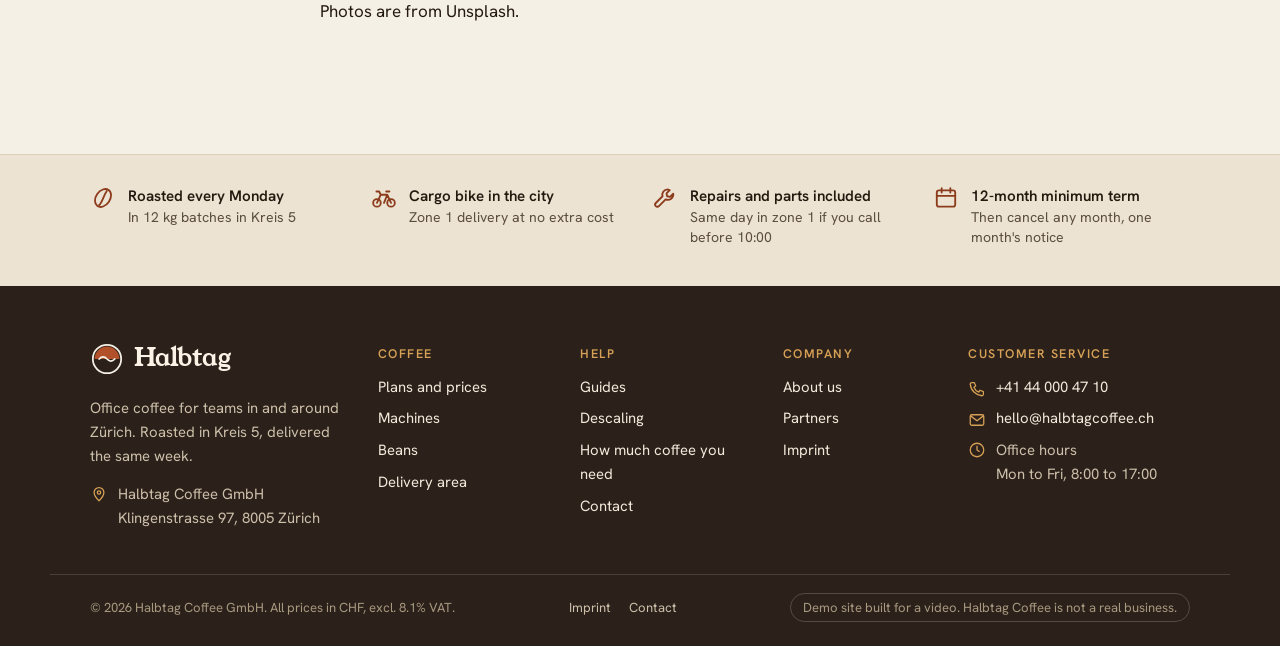
<file: imprint.html>
<!doctype html>
<html lang="en">
<head>
  <meta charset="utf-8">
  <meta name="viewport" content="width=device-width, initial-scale=1">
  <title>Imprint | Halbtag Coffee</title>
  <meta name="description" content="Imprint and legal information for Halbtag Coffee GmbH, Zürich.">
  <link rel="icon" href="assets/images/favicon.svg" type="image/svg+xml">
  <link rel="preconnect" href="https://fonts.googleapis.com">
  <link rel="preconnect" href="https://fonts.gstatic.com" crossorigin>
  <link rel="stylesheet" href="https://fonts.googleapis.com/css2?family=Hanken+Grotesk:wght@400;500;600&family=Young+Serif&display=swap">
  <link rel="stylesheet" href="assets/css/site.css">
</head>
<body>
  <a class="visually-hidden" href="#main">Skip to content</a>

  <div class="topbar">
    <div class="wrap">
      <span class="topbar-msg"><svg class="ico" viewBox="0 0 24 24" aria-hidden="true"><ellipse cx="12" cy="12" rx="6.5" ry="9" transform="rotate(35 12 12)"/><path d="M8.5 18.5c3-2.5 4-9 7-13"/></svg>Roasted on Mondays in Kreis 5. Delivered Tuesday to Thursday.</span>
      <span class="topbar-links hide-sm"><span><svg class="ico" viewBox="0 0 24 24" aria-hidden="true"><circle cx="12" cy="12" r="9"/><path d="M12 7v5l3 2"/></svg>Mon to Fri, 8:00 to 17:00</span><a href="tel:+41440004710"><svg class="ico" viewBox="0 0 24 24" aria-hidden="true"><path d="M5 3.5h3.5l1.8 4.6-2.4 1.5a11 11 0 0 0 6.5 6.5l1.5-2.4 4.6 1.8V19a2 2 0 0 1-2 2A17 17 0 0 1 3 5.5a2 2 0 0 1 2-2z"/></svg>+41 44 000 47 10</a><a href="mailto:hello@halbtagcoffee.ch"><svg class="ico" viewBox="0 0 24 24" aria-hidden="true"><rect x="3" y="5" width="18" height="14" rx="2"/><path d="m3.5 6.5 8.5 6.5 8.5-6.5"/></svg>hello@halbtagcoffee.ch</a></span>
    </div>
  </div>

  <header class="site-header">
    <div class="wrap">
      <a class="wordmark" href="index.html" aria-label="Halbtag Coffee, home">
        <svg viewBox="0 0 48 48" aria-hidden="true">
          <circle cx="24" cy="24" r="20" fill="none" stroke="#23190f" stroke-width="2.5"/>
          <path d="M6.5 24a17.5 17.5 0 0 1 35 0z" fill="#b2502a"/>
          <path d="M13 24c3.6-3.8 7.4-3.8 11 0s7.4 3.8 11 0" fill="none" stroke="#23190f" stroke-width="2.5" stroke-linecap="round"/>
        </svg>
        <span>Halbtag<small>Office coffee &middot; Zürich</small></span>
      </a>
      <button class="nav-toggle" type="button" aria-expanded="false" aria-controls="nav">Menu</button>
      <nav class="nav" id="nav" aria-label="Main">
        <a href="plans.html">Plans</a>
        <a href="machines.html">Machines</a>
        <a href="beans.html">Beans</a>
        <a href="delivery.html">Delivery</a>
        <a href="guides/index.html">Guides</a>
        <a href="about.html">About</a>
        <a class="nav-phone" href="tel:+41440004710"><svg class="ico" viewBox="0 0 24 24" aria-hidden="true"><path d="M5 3.5h3.5l1.8 4.6-2.4 1.5a11 11 0 0 0 6.5 6.5l1.5-2.4 4.6 1.8V19a2 2 0 0 1-2 2A17 17 0 0 1 3 5.5a2 2 0 0 1 2-2z"/></svg>044 000 47 10</a>
        <a class="btn btn-small" href="contact.html">Get a quote</a>
      </nav>
    </div>
  </header>

  <main id="main">
    <section class="page-head">
      <div class="wrap">
        <h1>Imprint</h1>
      </div>
    </section>

    <section class="section">
      <div class="wrap narrow prose">
        <h2 style="margin-top:0">Company</h2>
        <p>Halbtag Coffee GmbH<br>Klingenstrasse 97<br>8005 Zürich<br>Switzerland</p>
        <p>Phone <a href="tel:+41440004710">+41 44 000 47 10</a><br>Email <a href="mailto:hello@halbtagcoffee.ch">hello@halbtagcoffee.ch</a></p>

        <h2>Managing directors</h2>
        <p>Mira Keller, Jonas Baumann</p>

        <h2>Commercial register</h2>
        <p>Registered in the commercial register of the Canton of Zürich.<br>UID CHE-123.456.789, VAT number CHE-123.456.789 MWST</p>

        <h2>Liability</h2>
        <p>We check the content of this website carefully, but cannot guarantee that it is complete and up to date. Prices on this site are excl. 8.1% VAT. The price list in your offer or contract applies.</p>

        <h2>Data protection</h2>
        <p>When you use the quote form or post a comment, we store what you entered to answer you. Comments are shown publicly with the name you give. We do not use tracking cookies. To have your data deleted, write to <a href="mailto:hello@halbtagcoffee.ch">hello@halbtagcoffee.ch</a>.</p>

        <h2>About this site</h2>
        <p>This is a demo website built for a video. Halbtag Coffee is not a real business, and the people, address, phone number and register numbers on this site are made up. Photos are from Unsplash.</p>
      </div>
    </section>
  </main>

  <footer class="site-footer">
    <div class="assurances">
      <ul class="wrap">
        <li><svg class="ico" viewBox="0 0 24 24" aria-hidden="true"><ellipse cx="12" cy="12" rx="6.5" ry="9" transform="rotate(35 12 12)"/><path d="M8.5 18.5c3-2.5 4-9 7-13"/></svg><span><strong>Roasted every Monday</strong>In 12 kg batches in Kreis 5</span></li>
        <li><svg class="ico" viewBox="0 0 24 24" aria-hidden="true"><circle cx="5.5" cy="16.5" r="3.5"/><circle cx="18.5" cy="16.5" r="3.5"/><path d="M5.5 16.5 9 9h6l3.5 7.5M9 9 7.5 6H5m7 10.5L15 9M14 6h3"/></svg><span><strong>Cargo bike in the city</strong>Zone 1 delivery at no extra cost</span></li>
        <li><svg class="ico" viewBox="0 0 24 24" aria-hidden="true"><path d="M14.5 4a5 5 0 0 0-4.8 6.4L3.5 16.6a2 2 0 0 0 2.9 2.9l6.2-6.2A5 5 0 0 0 19.6 8l-3 3-2.6-.6-.6-2.6 3-3a5 5 0 0 0-1.9-.8z"/></svg><span><strong>Repairs and parts included</strong>Same day in zone 1 if you call before 10:00</span></li>
        <li><svg class="ico" viewBox="0 0 24 24" aria-hidden="true"><rect x="3.5" y="5" width="17" height="15" rx="2"/><path d="M3.5 10h17M8 3v4M16 3v4"/></svg><span><strong>12-month minimum term</strong>Then cancel any month, one month's notice</span></li>
      </ul>
    </div>
    <div class="footer-main">
      <div class="wrap footer-grid">
        <div class="footer-brand">
          <a class="wordmark" href="index.html" aria-label="Halbtag Coffee, home">
            <svg viewBox="0 0 48 48" aria-hidden="true">
          <circle cx="24" cy="24" r="20" fill="none" stroke="#f5f0e6" stroke-width="2.5"/>
          <path d="M6.5 24a17.5 17.5 0 0 1 35 0z" fill="#b2502a"/>
          <path d="M13 24c3.6-3.8 7.4-3.8 11 0s7.4 3.8 11 0" fill="none" stroke="#f5f0e6" stroke-width="2.5" stroke-linecap="round"/>
        </svg>
            <span>Halbtag</span>
          </a>
          <p>Office coffee for teams in and around Zürich. Roasted in Kreis 5, delivered the same week.</p>
          <address><svg class="ico" viewBox="0 0 24 24" aria-hidden="true"><path d="M12 21s-6.5-6.2-6.5-11a6.5 6.5 0 0 1 13 0c0 4.8-6.5 11-6.5 11z"/><circle cx="12" cy="10" r="2.3"/></svg><span>Halbtag Coffee GmbH<br>Klingenstrasse 97, 8005 Zürich</span></address>
        </div>
        <div>
          <h2>Coffee</h2>
          <ul>
            <li><a href="plans.html">Plans and prices</a></li>
            <li><a href="machines.html">Machines</a></li>
            <li><a href="beans.html">Beans</a></li>
            <li><a href="delivery.html">Delivery area</a></li>
          </ul>
        </div>
        <div>
          <h2>Help</h2>
          <ul>
            <li><a href="guides/index.html">Guides</a></li>
            <li><a href="guides/descaling.html">Descaling</a></li>
            <li><a href="guides/how-much-coffee.html">How much coffee you need</a></li>
            <li><a href="contact.html">Contact</a></li>
          </ul>
        </div>
        <div>
          <h2>Company</h2>
          <ul>
            <li><a href="about.html">About us</a></li>
            <li><a href="partners.html">Partners</a></li>
            <li><a href="imprint.html">Imprint</a></li>
          </ul>
        </div>
        <div class="footer-contact">
          <h2>Customer service</h2>
          <ul>
            <li><a href="tel:+41440004710"><svg class="ico" viewBox="0 0 24 24" aria-hidden="true"><path d="M5 3.5h3.5l1.8 4.6-2.4 1.5a11 11 0 0 0 6.5 6.5l1.5-2.4 4.6 1.8V19a2 2 0 0 1-2 2A17 17 0 0 1 3 5.5a2 2 0 0 1 2-2z"/></svg>+41 44 000 47 10</a></li>
            <li><a href="mailto:hello@halbtagcoffee.ch"><svg class="ico" viewBox="0 0 24 24" aria-hidden="true"><rect x="3" y="5" width="18" height="14" rx="2"/><path d="m3.5 6.5 8.5 6.5 8.5-6.5"/></svg>hello@halbtagcoffee.ch</a></li>
            <li><svg class="ico" viewBox="0 0 24 24" aria-hidden="true"><circle cx="12" cy="12" r="9"/><path d="M12 7v5l3 2"/></svg><span>Office hours<br>Mon to Fri, 8:00 to 17:00</span></li>
          </ul>
        </div>
      </div>
      <div class="wrap footer-base">
        <span>&copy; 2026 Halbtag Coffee GmbH. All prices in CHF, excl. 8.1% VAT.</span>
        <span class="footer-legal"><a href="imprint.html">Imprint</a><a href="contact.html">Contact</a></span>
        <span class="demo-note">Demo site built for a video. Halbtag Coffee is not a real business.</span>
      </div>
    </div>
  </footer>

  <script src="assets/js/config.js"></script>
  <script src="assets/js/site.js"></script>
</body>
</html>
</file>
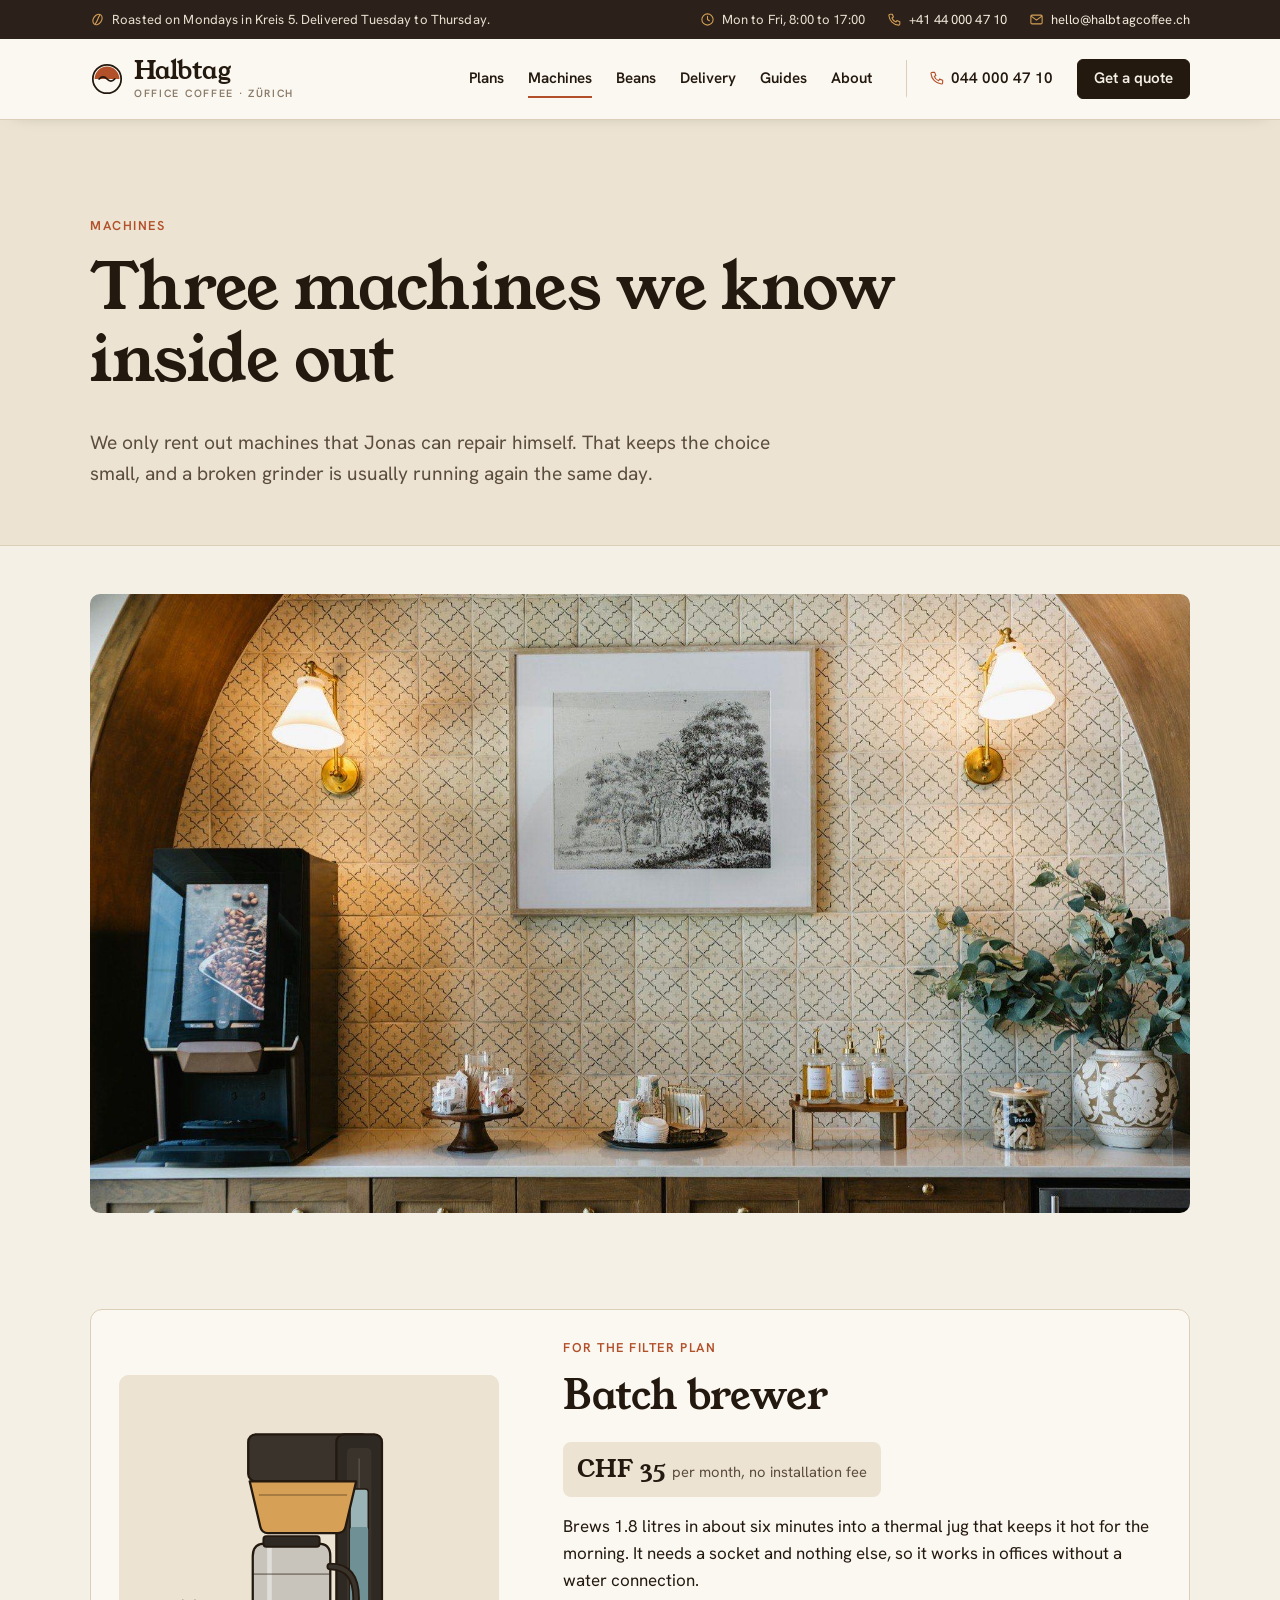
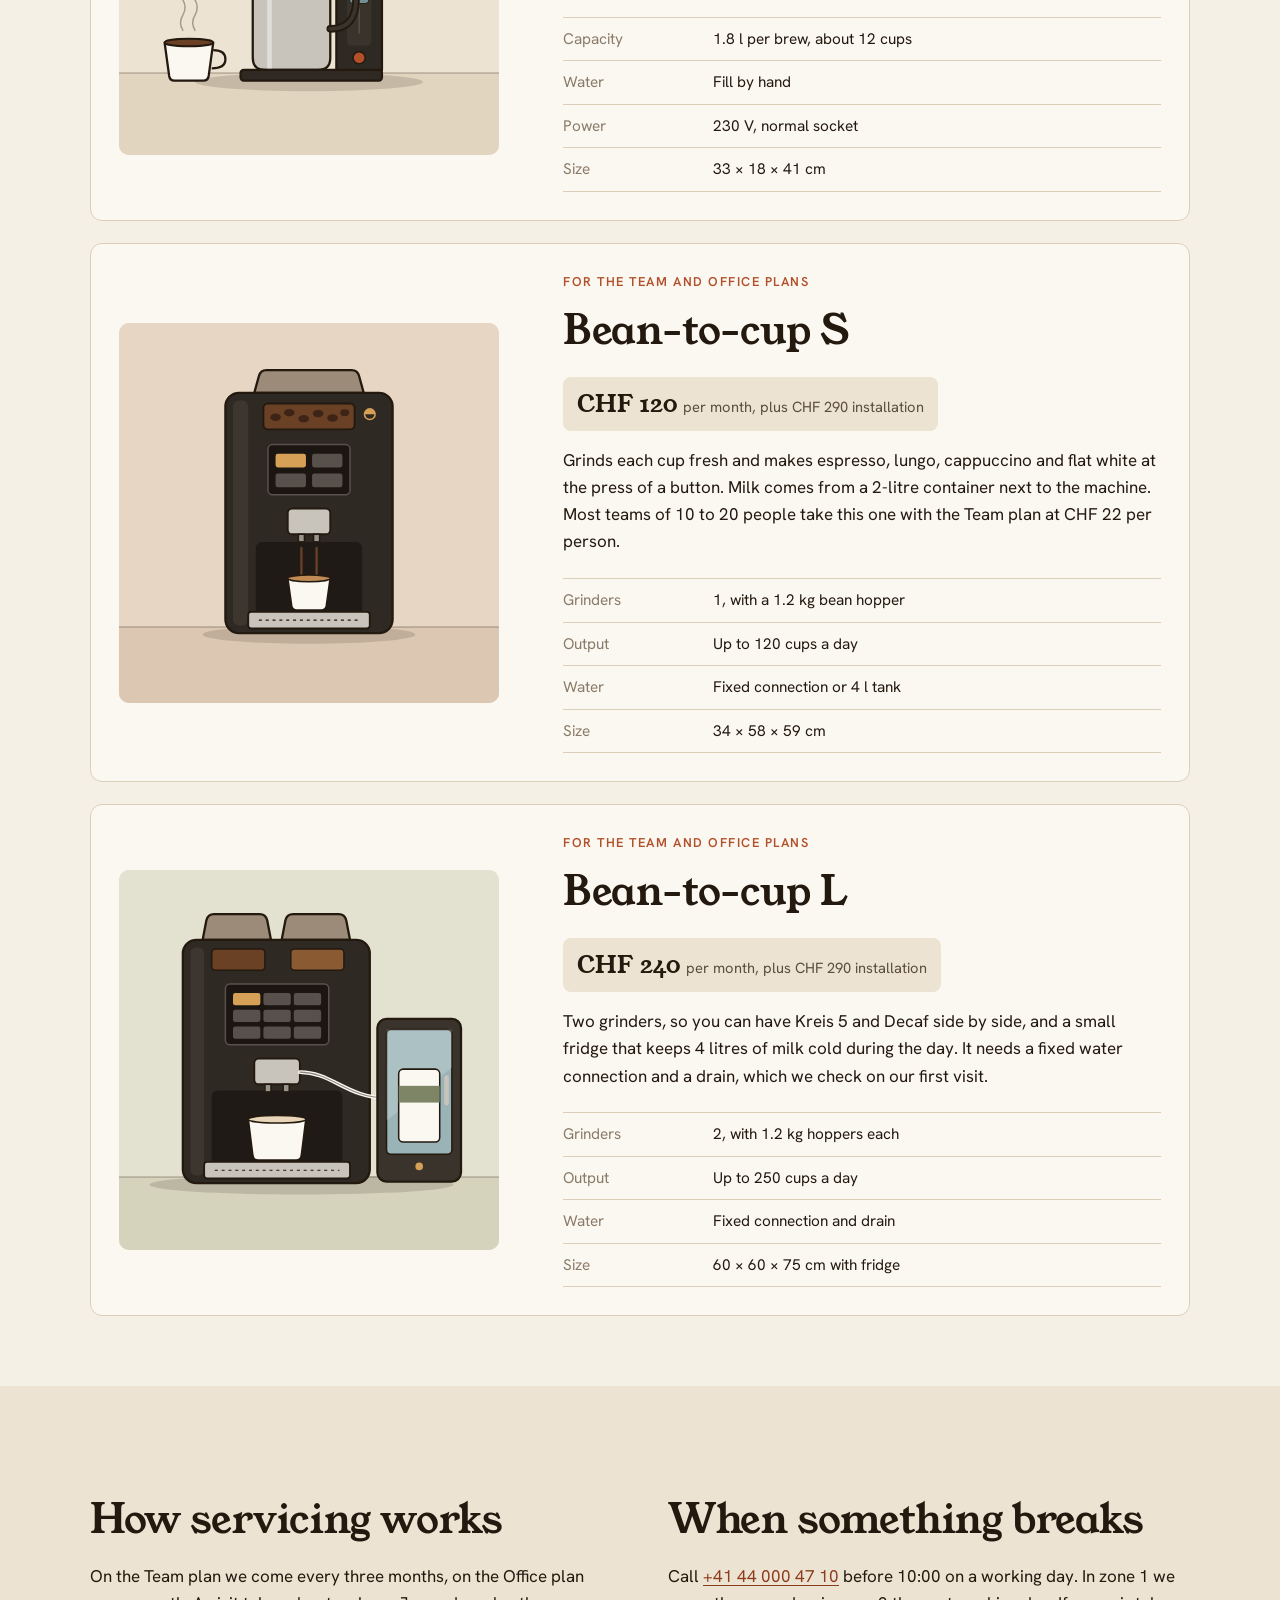
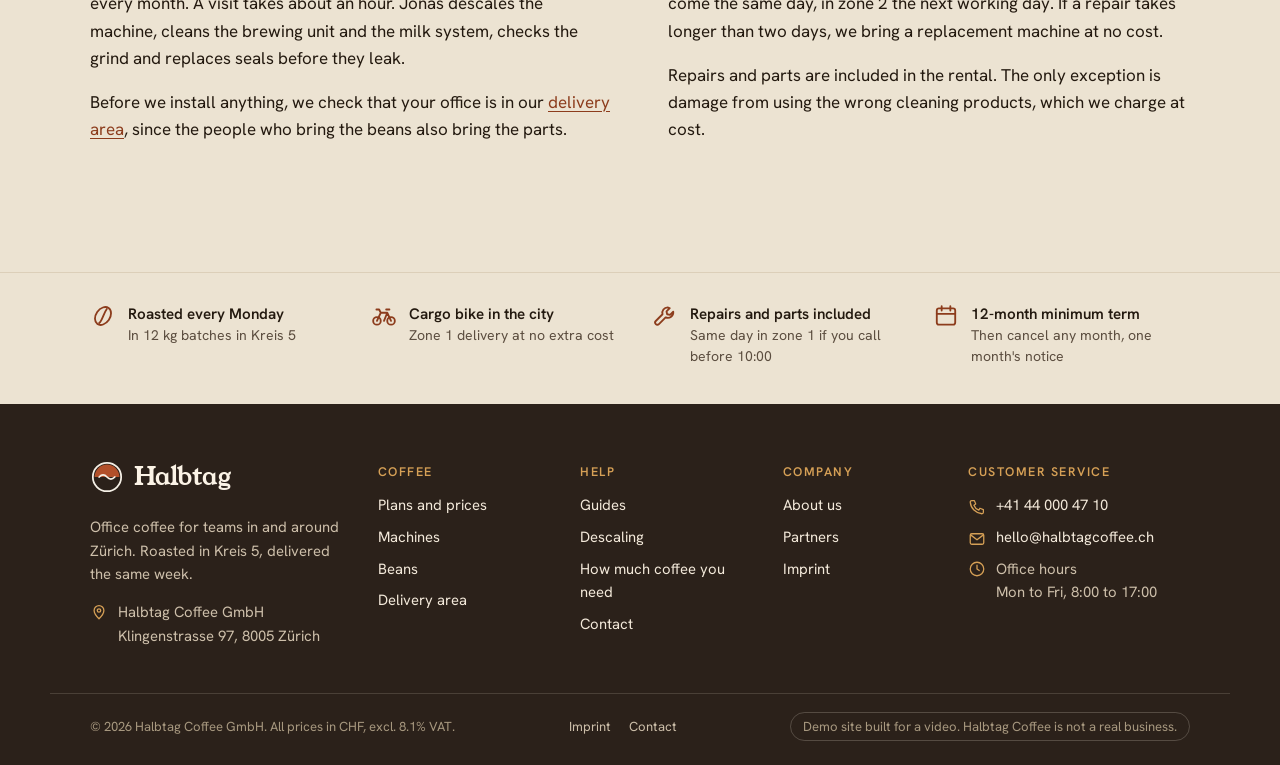
<file: machines.html>
<!doctype html>
<html lang="en">
<head>
  <meta charset="utf-8">
  <meta name="viewport" content="width=device-width, initial-scale=1">
  <title>Machines | Halbtag Coffee</title>
  <meta name="description" content="The three machines Halbtag Coffee rents to offices in Zürich, what they cost per month and how servicing works.">
  <link rel="icon" href="assets/images/favicon.svg" type="image/svg+xml">
  <link rel="preconnect" href="https://fonts.googleapis.com">
  <link rel="preconnect" href="https://fonts.gstatic.com" crossorigin>
  <link rel="stylesheet" href="https://fonts.googleapis.com/css2?family=Hanken+Grotesk:wght@400;500;600&family=Young+Serif&display=swap">
  <link rel="stylesheet" href="assets/css/site.css">
</head>
<body>
  <a class="visually-hidden" href="#main">Skip to content</a>

  <div class="topbar">
    <div class="wrap">
      <span class="topbar-msg"><svg class="ico" viewBox="0 0 24 24" aria-hidden="true"><ellipse cx="12" cy="12" rx="6.5" ry="9" transform="rotate(35 12 12)"/><path d="M8.5 18.5c3-2.5 4-9 7-13"/></svg>Roasted on Mondays in Kreis 5. Delivered Tuesday to Thursday.</span>
      <span class="topbar-links hide-sm"><span><svg class="ico" viewBox="0 0 24 24" aria-hidden="true"><circle cx="12" cy="12" r="9"/><path d="M12 7v5l3 2"/></svg>Mon to Fri, 8:00 to 17:00</span><a href="tel:+41440004710"><svg class="ico" viewBox="0 0 24 24" aria-hidden="true"><path d="M5 3.5h3.5l1.8 4.6-2.4 1.5a11 11 0 0 0 6.5 6.5l1.5-2.4 4.6 1.8V19a2 2 0 0 1-2 2A17 17 0 0 1 3 5.5a2 2 0 0 1 2-2z"/></svg>+41 44 000 47 10</a><a href="mailto:hello@halbtagcoffee.ch"><svg class="ico" viewBox="0 0 24 24" aria-hidden="true"><rect x="3" y="5" width="18" height="14" rx="2"/><path d="m3.5 6.5 8.5 6.5 8.5-6.5"/></svg>hello@halbtagcoffee.ch</a></span>
    </div>
  </div>

  <header class="site-header">
    <div class="wrap">
      <a class="wordmark" href="index.html" aria-label="Halbtag Coffee, home">
        <svg viewBox="0 0 48 48" aria-hidden="true">
          <circle cx="24" cy="24" r="20" fill="none" stroke="#23190f" stroke-width="2.5"/>
          <path d="M6.5 24a17.5 17.5 0 0 1 35 0z" fill="#b2502a"/>
          <path d="M13 24c3.6-3.8 7.4-3.8 11 0s7.4 3.8 11 0" fill="none" stroke="#23190f" stroke-width="2.5" stroke-linecap="round"/>
        </svg>
        <span>Halbtag<small>Office coffee &middot; Zürich</small></span>
      </a>
      <button class="nav-toggle" type="button" aria-expanded="false" aria-controls="nav">Menu</button>
      <nav class="nav" id="nav" aria-label="Main">
        <a href="plans.html">Plans</a>
        <a href="machines.html" aria-current="page">Machines</a>
        <a href="beans.html">Beans</a>
        <a href="delivery.html">Delivery</a>
        <a href="guides/index.html">Guides</a>
        <a href="about.html">About</a>
        <a class="nav-phone" href="tel:+41440004710"><svg class="ico" viewBox="0 0 24 24" aria-hidden="true"><path d="M5 3.5h3.5l1.8 4.6-2.4 1.5a11 11 0 0 0 6.5 6.5l1.5-2.4 4.6 1.8V19a2 2 0 0 1-2 2A17 17 0 0 1 3 5.5a2 2 0 0 1 2-2z"/></svg>044 000 47 10</a>
        <a class="btn btn-small" href="contact.html">Get a quote</a>
      </nav>
    </div>
  </header>

  <main id="main">
    <section class="page-head">
      <div class="wrap">
        <p class="eyebrow">Machines</p>
        <h1>Three machines we know inside out</h1>
        <p class="lede">We only rent out machines that Jonas can repair himself. That keeps the choice small, and a broken grinder is usually running again the same day.</p>
      </div>
    </section>

    <section class="section-tight">
      <div class="wrap">
        <figure class="frame frame-wide">
          <img src="assets/images/photo-coffee-station.jpg" width="1800" height="1199" alt="A bean-to-cup machine with a touchscreen on a coffee counter in an office kitchen">
        </figure>
      </div>
    </section>

    <section class="section-tight">
      <div class="wrap">
        <article class="machine">
          <figure class="frame">
            <img src="assets/images/machine-batch.svg" width="500" height="500" alt="Drawing of the batch brewer with its thermal jug">
          </figure>
          <div>
            <p class="eyebrow">For the Filter plan</p>
            <h2>Batch brewer</h2>
            <p class="machine-price">CHF 35 <span>per month, no installation fee</span></p>
            <p>Brews 1.8 litres in about six minutes into a thermal jug that keeps it hot for the morning. It needs a socket and nothing else, so it works in offices without a water connection.</p>
            <dl class="spec">
              <dt>Capacity</dt><dd>1.8 l per brew, about 12 cups</dd>
              <dt>Water</dt><dd>Fill by hand</dd>
              <dt>Power</dt><dd>230 V, normal socket</dd>
              <dt>Size</dt><dd>33 &times; 18 &times; 41 cm</dd>
            </dl>
          </div>
        </article>

        <article class="machine">
          <figure class="frame">
            <img src="assets/images/machine-b2c-s.svg" width="500" height="500" alt="Drawing of the compact bean-to-cup machine">
          </figure>
          <div>
            <p class="eyebrow">For the Team and Office plans</p>
            <h2>Bean-to-cup S</h2>
            <p class="machine-price">CHF 120 <span>per month, plus CHF 290 installation</span></p>
            <p>Grinds each cup fresh and makes espresso, lungo, cappuccino and flat white at the press of a button. Milk comes from a 2-litre container next to the machine. Most teams of 10 to 20 people take this one with the Team plan at CHF 22 per person.</p>
            <dl class="spec">
              <dt>Grinders</dt><dd>1, with a 1.2 kg bean hopper</dd>
              <dt>Output</dt><dd>Up to 120 cups a day</dd>
              <dt>Water</dt><dd>Fixed connection or 4 l tank</dd>
              <dt>Size</dt><dd>34 &times; 58 &times; 59 cm</dd>
            </dl>
          </div>
        </article>

        <article class="machine">
          <figure class="frame">
            <img src="assets/images/machine-b2c-l.svg" width="500" height="500" alt="Drawing of the large bean-to-cup machine with its milk fridge">
          </figure>
          <div>
            <p class="eyebrow">For the Team and Office plans</p>
            <h2>Bean-to-cup L</h2>
            <p class="machine-price">CHF 240 <span>per month, plus CHF 290 installation</span></p>
            <p>Two grinders, so you can have Kreis 5 and Decaf side by side, and a small fridge that keeps 4 litres of milk cold during the day. It needs a fixed water connection and a drain, which we check on our first visit.</p>
            <dl class="spec">
              <dt>Grinders</dt><dd>2, with 1.2 kg hoppers each</dd>
              <dt>Output</dt><dd>Up to 250 cups a day</dd>
              <dt>Water</dt><dd>Fixed connection and drain</dd>
              <dt>Size</dt><dd>60 &times; 60 &times; 75 cm with fridge</dd>
            </dl>
          </div>
        </article>
      </div>
    </section>

    <section class="section band">
      <div class="wrap cols-2">
        <div>
          <h2>How servicing works</h2>
          <p>On the Team plan we come every three months, on the Office plan every month. A visit takes about an hour. Jonas descales the machine, cleans the brewing unit and the milk system, checks the grind and replaces seals before they leak.</p>
          <p>Before we install anything, we check that your office is in our <a href="service-area.html">delivery area</a>, since the people who bring the beans also bring the parts.</p>
        </div>
        <div>
          <h2>When something breaks</h2>
          <p>Call <a href="tel:+41440004710">+41 44 000 47 10</a> before 10:00 on a working day. In zone 1 we come the same day, in zone 2 the next working day. If a repair takes longer than two days, we bring a replacement machine at no cost.</p>
          <p>Repairs and parts are included in the rental. The only exception is damage from using the wrong cleaning products, which we charge at cost.</p>
        </div>
      </div>
    </section>
  </main>

  <footer class="site-footer">
    <div class="assurances">
      <ul class="wrap">
        <li><svg class="ico" viewBox="0 0 24 24" aria-hidden="true"><ellipse cx="12" cy="12" rx="6.5" ry="9" transform="rotate(35 12 12)"/><path d="M8.5 18.5c3-2.5 4-9 7-13"/></svg><span><strong>Roasted every Monday</strong>In 12 kg batches in Kreis 5</span></li>
        <li><svg class="ico" viewBox="0 0 24 24" aria-hidden="true"><circle cx="5.5" cy="16.5" r="3.5"/><circle cx="18.5" cy="16.5" r="3.5"/><path d="M5.5 16.5 9 9h6l3.5 7.5M9 9 7.5 6H5m7 10.5L15 9M14 6h3"/></svg><span><strong>Cargo bike in the city</strong>Zone 1 delivery at no extra cost</span></li>
        <li><svg class="ico" viewBox="0 0 24 24" aria-hidden="true"><path d="M14.5 4a5 5 0 0 0-4.8 6.4L3.5 16.6a2 2 0 0 0 2.9 2.9l6.2-6.2A5 5 0 0 0 19.6 8l-3 3-2.6-.6-.6-2.6 3-3a5 5 0 0 0-1.9-.8z"/></svg><span><strong>Repairs and parts included</strong>Same day in zone 1 if you call before 10:00</span></li>
        <li><svg class="ico" viewBox="0 0 24 24" aria-hidden="true"><rect x="3.5" y="5" width="17" height="15" rx="2"/><path d="M3.5 10h17M8 3v4M16 3v4"/></svg><span><strong>12-month minimum term</strong>Then cancel any month, one month's notice</span></li>
      </ul>
    </div>
    <div class="footer-main">
      <div class="wrap footer-grid">
        <div class="footer-brand">
          <a class="wordmark" href="index.html" aria-label="Halbtag Coffee, home">
            <svg viewBox="0 0 48 48" aria-hidden="true">
          <circle cx="24" cy="24" r="20" fill="none" stroke="#f5f0e6" stroke-width="2.5"/>
          <path d="M6.5 24a17.5 17.5 0 0 1 35 0z" fill="#b2502a"/>
          <path d="M13 24c3.6-3.8 7.4-3.8 11 0s7.4 3.8 11 0" fill="none" stroke="#f5f0e6" stroke-width="2.5" stroke-linecap="round"/>
        </svg>
            <span>Halbtag</span>
          </a>
          <p>Office coffee for teams in and around Zürich. Roasted in Kreis 5, delivered the same week.</p>
          <address><svg class="ico" viewBox="0 0 24 24" aria-hidden="true"><path d="M12 21s-6.5-6.2-6.5-11a6.5 6.5 0 0 1 13 0c0 4.8-6.5 11-6.5 11z"/><circle cx="12" cy="10" r="2.3"/></svg><span>Halbtag Coffee GmbH<br>Klingenstrasse 97, 8005 Zürich</span></address>
        </div>
        <div>
          <h2>Coffee</h2>
          <ul>
            <li><a href="plans.html">Plans and prices</a></li>
            <li><a href="machines.html">Machines</a></li>
            <li><a href="beans.html">Beans</a></li>
            <li><a href="delivery.html">Delivery area</a></li>
          </ul>
        </div>
        <div>
          <h2>Help</h2>
          <ul>
            <li><a href="guides/index.html">Guides</a></li>
            <li><a href="guides/descaling.html">Descaling</a></li>
            <li><a href="guides/how-much-coffee.html">How much coffee you need</a></li>
            <li><a href="contact.html">Contact</a></li>
          </ul>
        </div>
        <div>
          <h2>Company</h2>
          <ul>
            <li><a href="about.html">About us</a></li>
            <li><a href="partners.html">Partners</a></li>
            <li><a href="imprint.html">Imprint</a></li>
          </ul>
        </div>
        <div class="footer-contact">
          <h2>Customer service</h2>
          <ul>
            <li><a href="tel:+41440004710"><svg class="ico" viewBox="0 0 24 24" aria-hidden="true"><path d="M5 3.5h3.5l1.8 4.6-2.4 1.5a11 11 0 0 0 6.5 6.5l1.5-2.4 4.6 1.8V19a2 2 0 0 1-2 2A17 17 0 0 1 3 5.5a2 2 0 0 1 2-2z"/></svg>+41 44 000 47 10</a></li>
            <li><a href="mailto:hello@halbtagcoffee.ch"><svg class="ico" viewBox="0 0 24 24" aria-hidden="true"><rect x="3" y="5" width="18" height="14" rx="2"/><path d="m3.5 6.5 8.5 6.5 8.5-6.5"/></svg>hello@halbtagcoffee.ch</a></li>
            <li><svg class="ico" viewBox="0 0 24 24" aria-hidden="true"><circle cx="12" cy="12" r="9"/><path d="M12 7v5l3 2"/></svg><span>Office hours<br>Mon to Fri, 8:00 to 17:00</span></li>
          </ul>
        </div>
      </div>
      <div class="wrap footer-base">
        <span>&copy; 2026 Halbtag Coffee GmbH. All prices in CHF, excl. 8.1% VAT.</span>
        <span class="footer-legal"><a href="imprint.html">Imprint</a><a href="contact.html">Contact</a></span>
        <span class="demo-note">Demo site built for a video. Halbtag Coffee is not a real business.</span>
      </div>
    </div>
  </footer>

  <script src="assets/js/config.js"></script>
  <script src="assets/js/site.js"></script>
</body>
</html>
</file>
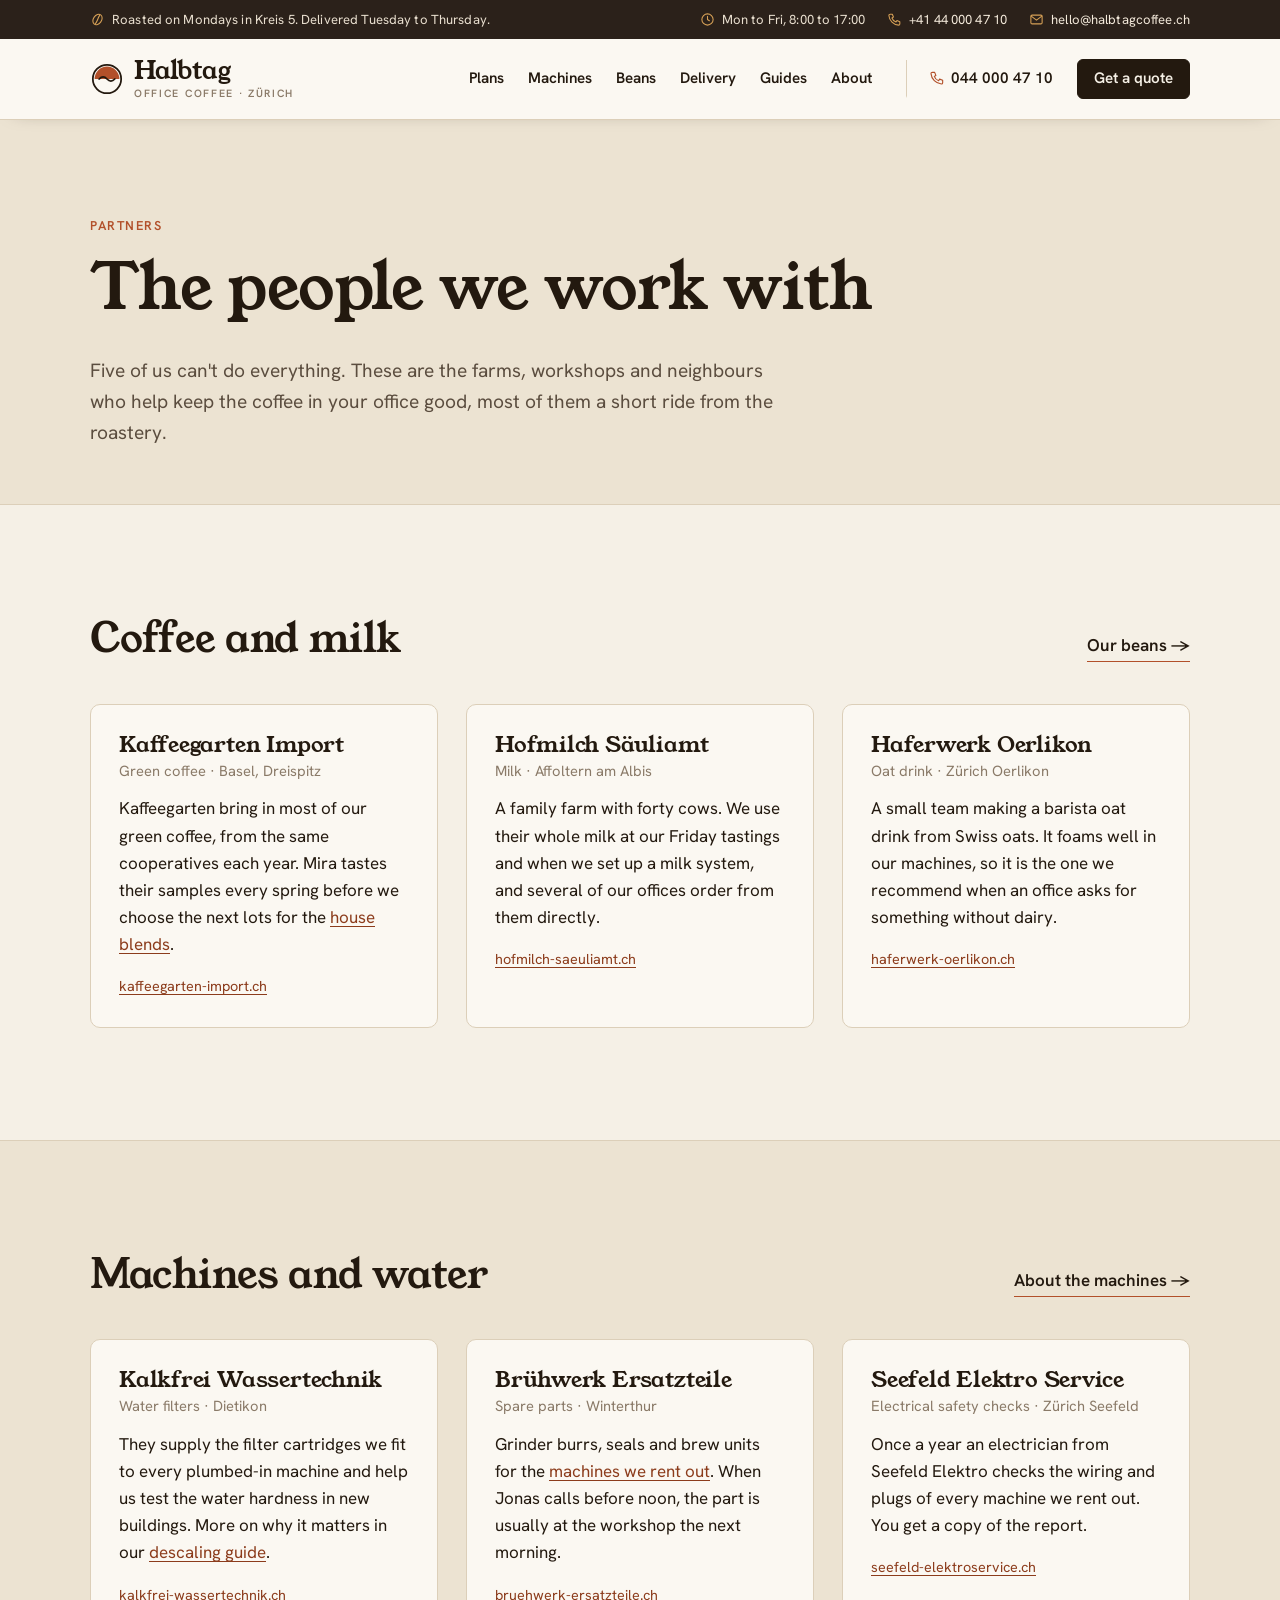
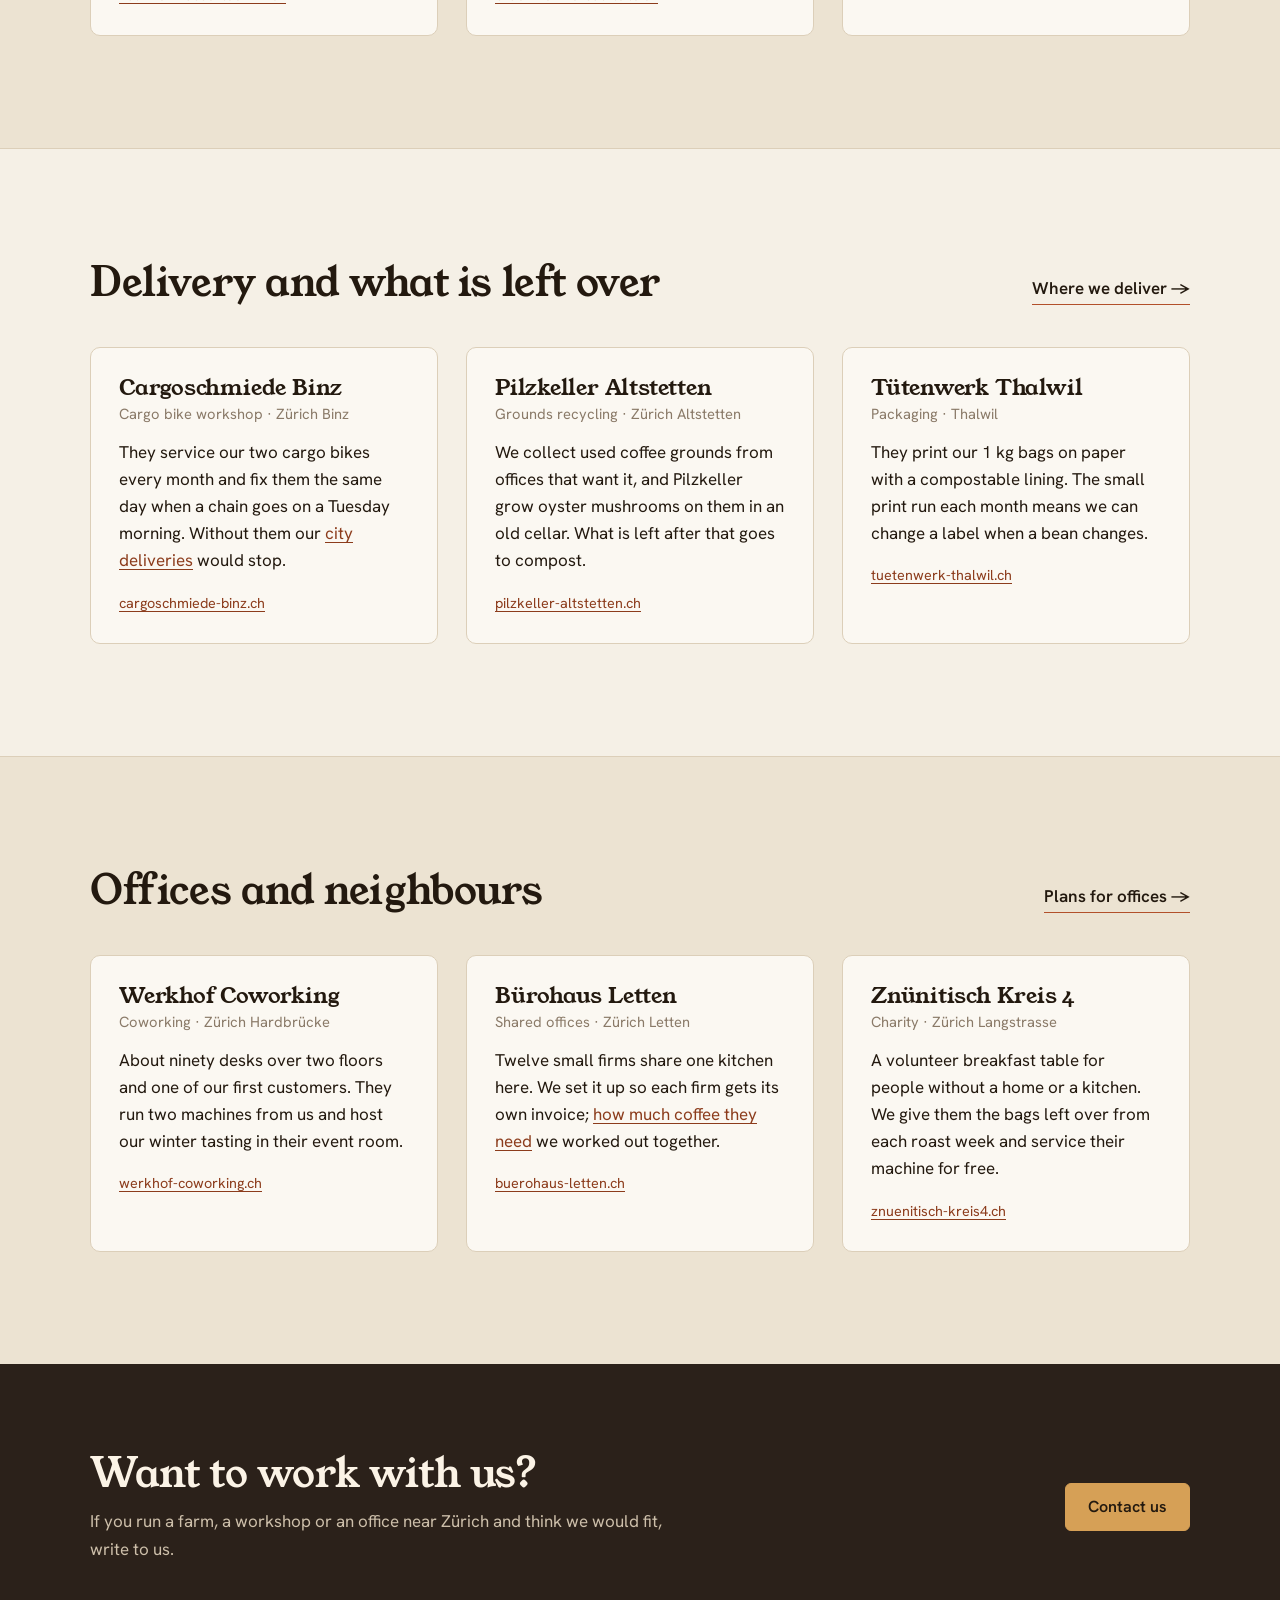
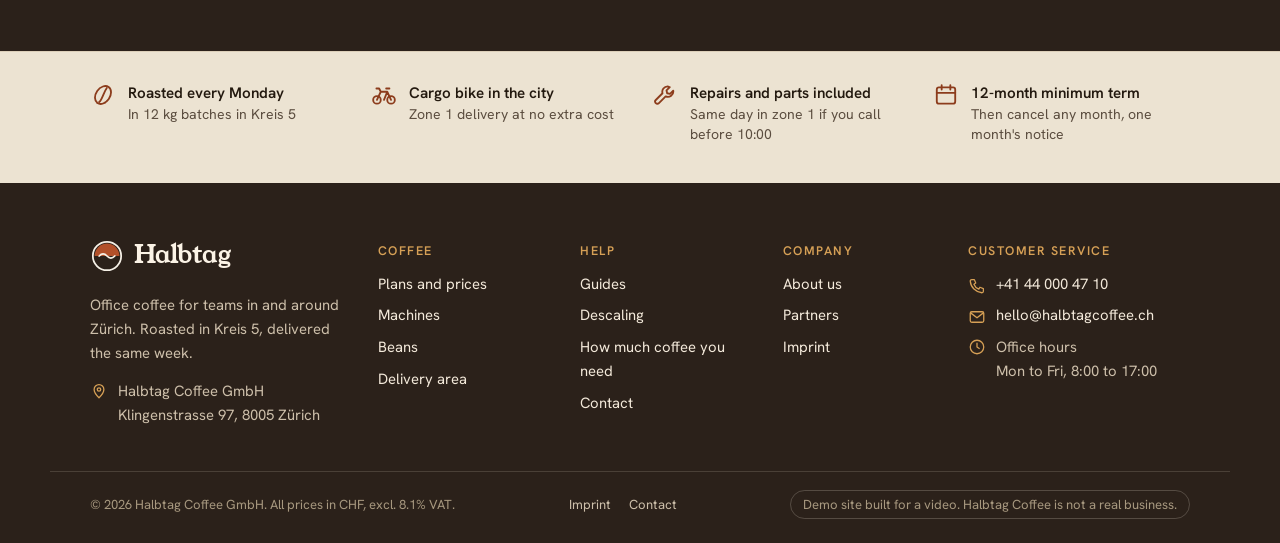
<file: partners.html>
<!doctype html>
<html lang="en">
<head>
  <meta charset="utf-8">
  <meta name="viewport" content="width=device-width, initial-scale=1">
  <title>Partners and suppliers | Halbtag Coffee</title>
  <meta name="description" content="The farms, workshops, suppliers and offices Halbtag Coffee works with around Zürich.">
  <link rel="icon" href="assets/images/favicon.svg" type="image/svg+xml">
  <link rel="preconnect" href="https://fonts.googleapis.com">
  <link rel="preconnect" href="https://fonts.gstatic.com" crossorigin>
  <link rel="stylesheet" href="https://fonts.googleapis.com/css2?family=Hanken+Grotesk:wght@400;500;600&family=Young+Serif&display=swap">
  <link rel="stylesheet" href="assets/css/site.css">
</head>
<body>
  <a class="visually-hidden" href="#main">Skip to content</a>

  <div class="topbar">
    <div class="wrap">
      <span class="topbar-msg"><svg class="ico" viewBox="0 0 24 24" aria-hidden="true"><ellipse cx="12" cy="12" rx="6.5" ry="9" transform="rotate(35 12 12)"/><path d="M8.5 18.5c3-2.5 4-9 7-13"/></svg>Roasted on Mondays in Kreis 5. Delivered Tuesday to Thursday.</span>
      <span class="topbar-links hide-sm"><span><svg class="ico" viewBox="0 0 24 24" aria-hidden="true"><circle cx="12" cy="12" r="9"/><path d="M12 7v5l3 2"/></svg>Mon to Fri, 8:00 to 17:00</span><a href="tel:+41440004710"><svg class="ico" viewBox="0 0 24 24" aria-hidden="true"><path d="M5 3.5h3.5l1.8 4.6-2.4 1.5a11 11 0 0 0 6.5 6.5l1.5-2.4 4.6 1.8V19a2 2 0 0 1-2 2A17 17 0 0 1 3 5.5a2 2 0 0 1 2-2z"/></svg>+41 44 000 47 10</a><a href="mailto:hello@halbtagcoffee.ch"><svg class="ico" viewBox="0 0 24 24" aria-hidden="true"><rect x="3" y="5" width="18" height="14" rx="2"/><path d="m3.5 6.5 8.5 6.5 8.5-6.5"/></svg>hello@halbtagcoffee.ch</a></span>
    </div>
  </div>

  <header class="site-header">
    <div class="wrap">
      <a class="wordmark" href="index.html" aria-label="Halbtag Coffee, home">
        <svg viewBox="0 0 48 48" aria-hidden="true">
          <circle cx="24" cy="24" r="20" fill="none" stroke="#23190f" stroke-width="2.5"/>
          <path d="M6.5 24a17.5 17.5 0 0 1 35 0z" fill="#b2502a"/>
          <path d="M13 24c3.6-3.8 7.4-3.8 11 0s7.4 3.8 11 0" fill="none" stroke="#23190f" stroke-width="2.5" stroke-linecap="round"/>
        </svg>
        <span>Halbtag<small>Office coffee &middot; Zürich</small></span>
      </a>
      <button class="nav-toggle" type="button" aria-expanded="false" aria-controls="nav">Menu</button>
      <nav class="nav" id="nav" aria-label="Main">
        <a href="plans.html">Plans</a>
        <a href="machines.html">Machines</a>
        <a href="beans.html">Beans</a>
        <a href="delivery.html">Delivery</a>
        <a href="guides/index.html">Guides</a>
        <a href="about.html">About</a>
        <a class="nav-phone" href="tel:+41440004710"><svg class="ico" viewBox="0 0 24 24" aria-hidden="true"><path d="M5 3.5h3.5l1.8 4.6-2.4 1.5a11 11 0 0 0 6.5 6.5l1.5-2.4 4.6 1.8V19a2 2 0 0 1-2 2A17 17 0 0 1 3 5.5a2 2 0 0 1 2-2z"/></svg>044 000 47 10</a>
        <a class="btn btn-small" href="contact.html">Get a quote</a>
      </nav>
    </div>
  </header>

  <main id="main">
    <section class="page-head">
      <div class="wrap">
        <p class="eyebrow">Partners</p>
        <h1>The people we work with</h1>
        <p class="lede">Five of us can't do everything. These are the farms, workshops and neighbours who help keep the coffee in your office good, most of them a short ride from the roastery.</p>
      </div>
    </section>

    <section class="section">
      <div class="wrap">
        <div class="section-head">
          <h2>Coffee and milk</h2>
          <a class="arrow-link" href="beans.html">Our beans</a>
        </div>
        <div class="cols-3">
          <div class="person contact-card">
            <h3>Kaffeegarten Import</h3>
            <p class="role">Green coffee &middot; Basel, Dreispitz</p>
            <p>Kaffeegarten bring in most of our green coffee, from the same cooperatives each year. Mira tastes their samples every spring before we choose the next lots for the <a href="beans.html">house blends</a>.</p>
            <p class="small muted" style="margin:0"><a href="https://www.kaffeegarten-import.ch">kaffeegarten-import.ch</a></p>
          </div>
          <div class="person contact-card">
            <h3>Hofmilch Säuliamt</h3>
            <p class="role">Milk &middot; Affoltern am Albis</p>
            <p>A family farm with forty cows. We use their whole milk at our Friday tastings and when we set up a milk system, and several of our offices order from them directly.</p>
            <p class="small muted" style="margin:0"><a href="https://www.hofmilch-saeuliamt.ch">hofmilch-saeuliamt.ch</a></p>
          </div>
          <div class="person contact-card">
            <h3>Haferwerk Oerlikon</h3>
            <p class="role">Oat drink &middot; Zürich Oerlikon</p>
            <p>A small team making a barista oat drink from Swiss oats. It foams well in our machines, so it is the one we recommend when an office asks for something without dairy.</p>
            <p class="small muted" style="margin:0"><a href="https://www.haferwerk-oerlikon.ch">haferwerk-oerlikon.ch</a></p>
          </div>
        </div>
      </div>
    </section>

    <section class="section band">
      <div class="wrap">
        <div class="section-head">
          <h2>Machines and water</h2>
          <a class="arrow-link" href="machines.html">About the machines</a>
        </div>
        <div class="cols-3">
          <div class="person contact-card">
            <h3>Kalkfrei Wassertechnik</h3>
            <p class="role">Water filters &middot; Dietikon</p>
            <p>They supply the filter cartridges we fit to every plumbed-in machine and help us test the water hardness in new buildings. More on why it matters in our <a href="guides/descaling.html">descaling guide</a>.</p>
            <p class="small muted" style="margin:0"><a href="https://www.kalkfrei-wassertechnik.ch">kalkfrei-wassertechnik.ch</a></p>
          </div>
          <div class="person contact-card">
            <h3>Brühwerk Ersatzteile</h3>
            <p class="role">Spare parts &middot; Winterthur</p>
            <p>Grinder burrs, seals and brew units for the <a href="machines.html">machines we rent out</a>. When Jonas calls before noon, the part is usually at the workshop the next morning.</p>
            <p class="small muted" style="margin:0"><a href="https://www.bruehwerk-ersatzteile.ch">bruehwerk-ersatzteile.ch</a></p>
          </div>
          <div class="person contact-card">
            <h3>Seefeld Elektro Service</h3>
            <p class="role">Electrical safety checks &middot; Zürich Seefeld</p>
            <p>Once a year an electrician from Seefeld Elektro checks the wiring and plugs of every machine we rent out. You get a copy of the report.</p>
            <p class="small muted" style="margin:0"><a href="https://www.seefeld-elektroservice.ch">seefeld-elektroservice.ch</a></p>
          </div>
        </div>
      </div>
    </section>

    <section class="section">
      <div class="wrap">
        <div class="section-head">
          <h2>Delivery and what is left over</h2>
          <a class="arrow-link" href="delivery.html">Where we deliver</a>
        </div>
        <div class="cols-3">
          <div class="person contact-card">
            <h3>Cargoschmiede Binz</h3>
            <p class="role">Cargo bike workshop &middot; Zürich Binz</p>
            <p>They service our two cargo bikes every month and fix them the same day when a chain goes on a Tuesday morning. Without them our <a href="delivery.html">city deliveries</a> would stop.</p>
            <p class="small muted" style="margin:0"><a href="https://www.cargoschmiede-binz.ch">cargoschmiede-binz.ch</a></p>
          </div>
          <div class="person contact-card">
            <h3>Pilzkeller Altstetten</h3>
            <p class="role">Grounds recycling &middot; Zürich Altstetten</p>
            <p>We collect used coffee grounds from offices that want it, and Pilzkeller grow oyster mushrooms on them in an old cellar. What is left after that goes to compost.</p>
            <p class="small muted" style="margin:0"><a href="https://www.pilzkeller-altstetten.ch">pilzkeller-altstetten.ch</a></p>
          </div>
          <div class="person contact-card">
            <h3>Tütenwerk Thalwil</h3>
            <p class="role">Packaging &middot; Thalwil</p>
            <p>They print our 1 kg bags on paper with a compostable lining. The small print run each month means we can change a label when a bean changes.</p>
            <p class="small muted" style="margin:0"><a href="https://www.tuetenwerk-thalwil.ch">tuetenwerk-thalwil.ch</a></p>
          </div>
        </div>
      </div>
    </section>

    <section class="section band">
      <div class="wrap">
        <div class="section-head">
          <h2>Offices and neighbours</h2>
          <a class="arrow-link" href="plans.html">Plans for offices</a>
        </div>
        <div class="cols-3">
          <div class="person contact-card">
            <h3>Werkhof Coworking</h3>
            <p class="role">Coworking &middot; Zürich Hardbrücke</p>
            <p>About ninety desks over two floors and one of our first customers. They run two machines from us and host our winter tasting in their event room.</p>
            <p class="small muted" style="margin:0"><a href="https://www.werkhof-coworking.ch">werkhof-coworking.ch</a></p>
          </div>
          <div class="person contact-card">
            <h3>Bürohaus Letten</h3>
            <p class="role">Shared offices &middot; Zürich Letten</p>
            <p>Twelve small firms share one kitchen here. We set it up so each firm gets its own invoice; <a href="guides/how-much-coffee.html">how much coffee they need</a> we worked out together.</p>
            <p class="small muted" style="margin:0"><a href="https://www.buerohaus-letten.ch">buerohaus-letten.ch</a></p>
          </div>
          <div class="person contact-card">
            <h3>Znünitisch Kreis 4</h3>
            <p class="role">Charity &middot; Zürich Langstrasse</p>
            <p>A volunteer breakfast table for people without a home or a kitchen. We give them the bags left over from each roast week and service their machine for free.</p>
            <p class="small muted" style="margin:0"><a href="https://www.znuenitisch-kreis4.ch">znuenitisch-kreis4.ch</a></p>
          </div>
        </div>
      </div>
    </section>

    <section class="cta">
      <div class="wrap">
        <div>
          <h2>Want to work with us?</h2>
          <p>If you run a farm, a workshop or an office near Zürich and think we would fit, write to us.</p>
        </div>
        <a class="btn" href="contact.html">Contact us</a>
      </div>
    </section>
  </main>

  <footer class="site-footer">
    <div class="assurances">
      <ul class="wrap">
        <li><svg class="ico" viewBox="0 0 24 24" aria-hidden="true"><ellipse cx="12" cy="12" rx="6.5" ry="9" transform="rotate(35 12 12)"/><path d="M8.5 18.5c3-2.5 4-9 7-13"/></svg><span><strong>Roasted every Monday</strong>In 12 kg batches in Kreis 5</span></li>
        <li><svg class="ico" viewBox="0 0 24 24" aria-hidden="true"><circle cx="5.5" cy="16.5" r="3.5"/><circle cx="18.5" cy="16.5" r="3.5"/><path d="M5.5 16.5 9 9h6l3.5 7.5M9 9 7.5 6H5m7 10.5L15 9M14 6h3"/></svg><span><strong>Cargo bike in the city</strong>Zone 1 delivery at no extra cost</span></li>
        <li><svg class="ico" viewBox="0 0 24 24" aria-hidden="true"><path d="M14.5 4a5 5 0 0 0-4.8 6.4L3.5 16.6a2 2 0 0 0 2.9 2.9l6.2-6.2A5 5 0 0 0 19.6 8l-3 3-2.6-.6-.6-2.6 3-3a5 5 0 0 0-1.9-.8z"/></svg><span><strong>Repairs and parts included</strong>Same day in zone 1 if you call before 10:00</span></li>
        <li><svg class="ico" viewBox="0 0 24 24" aria-hidden="true"><rect x="3.5" y="5" width="17" height="15" rx="2"/><path d="M3.5 10h17M8 3v4M16 3v4"/></svg><span><strong>12-month minimum term</strong>Then cancel any month, one month's notice</span></li>
      </ul>
    </div>
    <div class="footer-main">
      <div class="wrap footer-grid">
        <div class="footer-brand">
          <a class="wordmark" href="index.html" aria-label="Halbtag Coffee, home">
            <svg viewBox="0 0 48 48" aria-hidden="true">
          <circle cx="24" cy="24" r="20" fill="none" stroke="#f5f0e6" stroke-width="2.5"/>
          <path d="M6.5 24a17.5 17.5 0 0 1 35 0z" fill="#b2502a"/>
          <path d="M13 24c3.6-3.8 7.4-3.8 11 0s7.4 3.8 11 0" fill="none" stroke="#f5f0e6" stroke-width="2.5" stroke-linecap="round"/>
        </svg>
            <span>Halbtag</span>
          </a>
          <p>Office coffee for teams in and around Zürich. Roasted in Kreis 5, delivered the same week.</p>
          <address><svg class="ico" viewBox="0 0 24 24" aria-hidden="true"><path d="M12 21s-6.5-6.2-6.5-11a6.5 6.5 0 0 1 13 0c0 4.8-6.5 11-6.5 11z"/><circle cx="12" cy="10" r="2.3"/></svg><span>Halbtag Coffee GmbH<br>Klingenstrasse 97, 8005 Zürich</span></address>
        </div>
        <div>
          <h2>Coffee</h2>
          <ul>
            <li><a href="plans.html">Plans and prices</a></li>
            <li><a href="machines.html">Machines</a></li>
            <li><a href="beans.html">Beans</a></li>
            <li><a href="delivery.html">Delivery area</a></li>
          </ul>
        </div>
        <div>
          <h2>Help</h2>
          <ul>
            <li><a href="guides/index.html">Guides</a></li>
            <li><a href="guides/descaling.html">Descaling</a></li>
            <li><a href="guides/how-much-coffee.html">How much coffee you need</a></li>
            <li><a href="contact.html">Contact</a></li>
          </ul>
        </div>
        <div>
          <h2>Company</h2>
          <ul>
            <li><a href="about.html">About us</a></li>
            <li><a href="partners.html">Partners</a></li>
            <li><a href="imprint.html">Imprint</a></li>
          </ul>
        </div>
        <div class="footer-contact">
          <h2>Customer service</h2>
          <ul>
            <li><a href="tel:+41440004710"><svg class="ico" viewBox="0 0 24 24" aria-hidden="true"><path d="M5 3.5h3.5l1.8 4.6-2.4 1.5a11 11 0 0 0 6.5 6.5l1.5-2.4 4.6 1.8V19a2 2 0 0 1-2 2A17 17 0 0 1 3 5.5a2 2 0 0 1 2-2z"/></svg>+41 44 000 47 10</a></li>
            <li><a href="mailto:hello@halbtagcoffee.ch"><svg class="ico" viewBox="0 0 24 24" aria-hidden="true"><rect x="3" y="5" width="18" height="14" rx="2"/><path d="m3.5 6.5 8.5 6.5 8.5-6.5"/></svg>hello@halbtagcoffee.ch</a></li>
            <li><svg class="ico" viewBox="0 0 24 24" aria-hidden="true"><circle cx="12" cy="12" r="9"/><path d="M12 7v5l3 2"/></svg><span>Office hours<br>Mon to Fri, 8:00 to 17:00</span></li>
          </ul>
        </div>
      </div>
      <div class="wrap footer-base">
        <span>&copy; 2026 Halbtag Coffee GmbH. All prices in CHF, excl. 8.1% VAT.</span>
        <span class="footer-legal"><a href="imprint.html">Imprint</a><a href="contact.html">Contact</a></span>
        <span class="demo-note">Demo site built for a video. Halbtag Coffee is not a real business.</span>
      </div>
    </div>
  </footer>

  <script src="assets/js/config.js"></script>
  <script src="assets/js/site.js"></script>
</body>
</html>
</file>
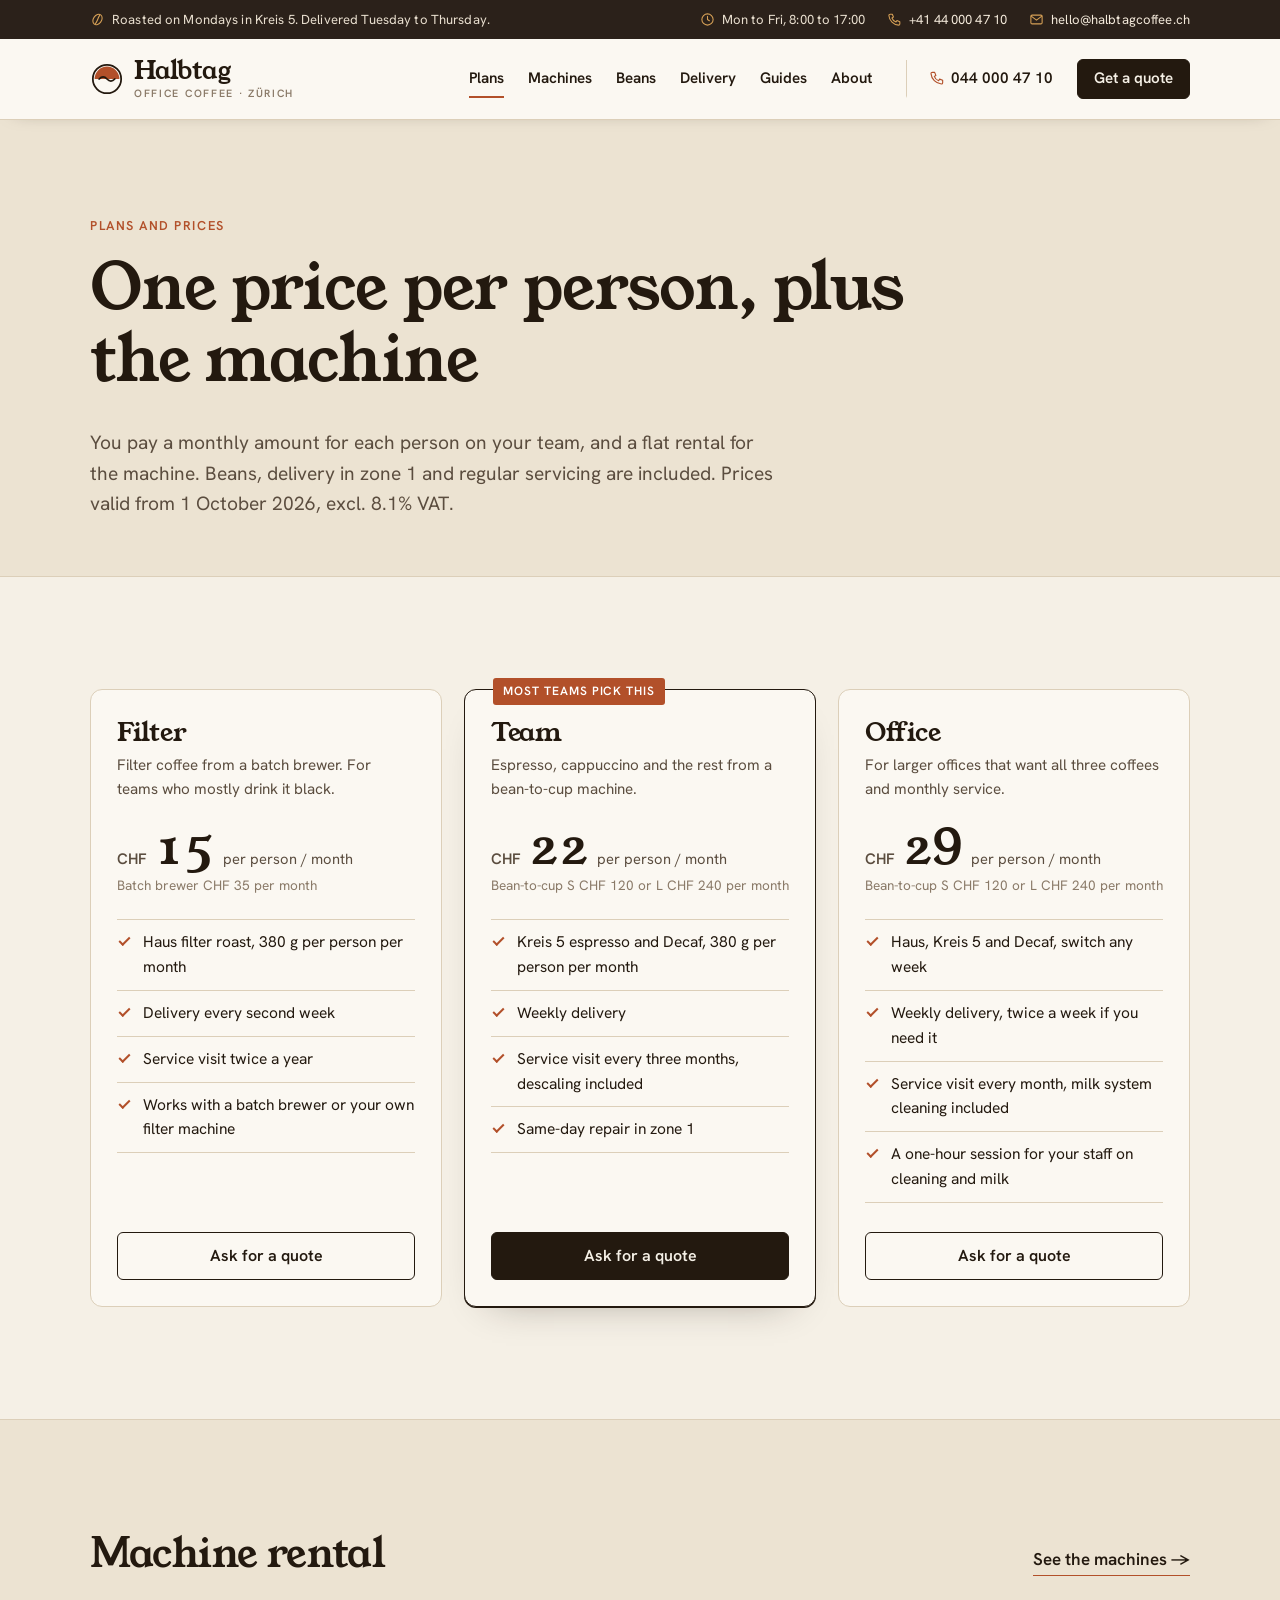
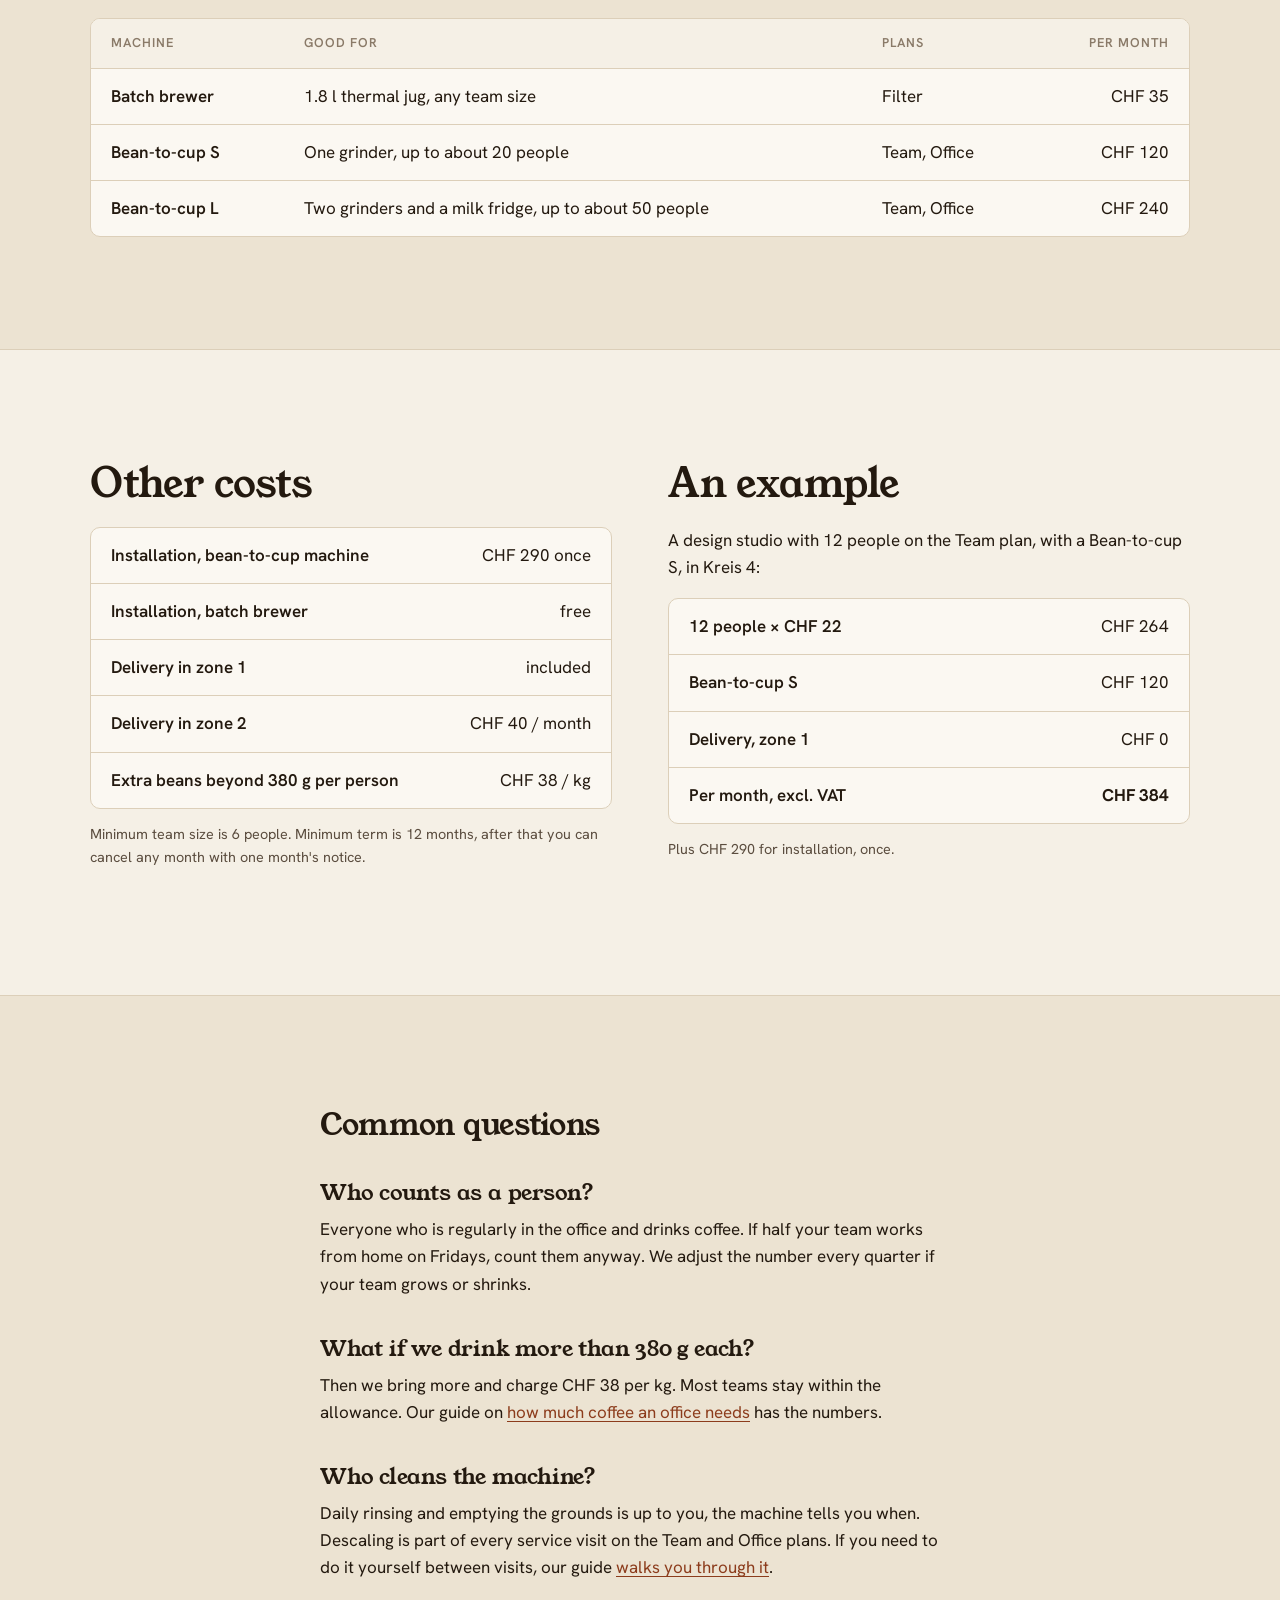
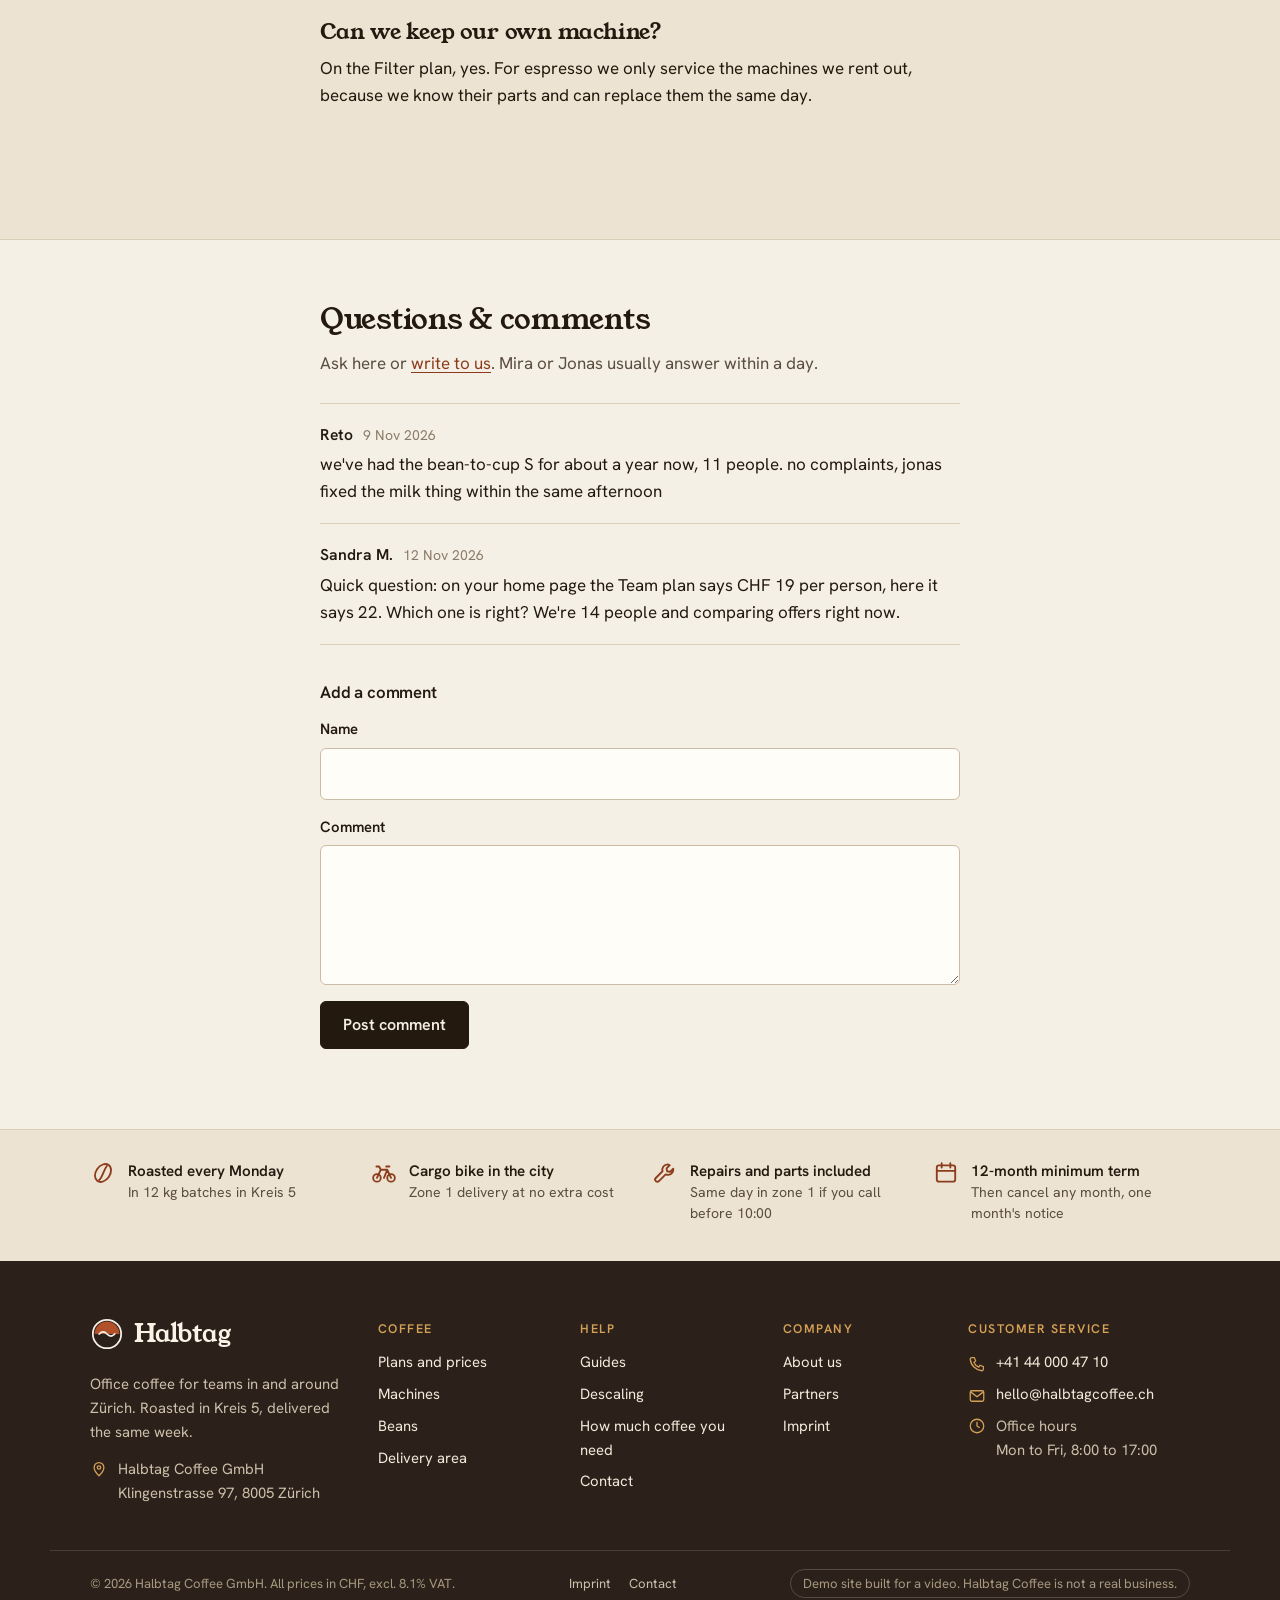
<file: plans.html>
<!doctype html>
<html lang="en">
<head>
  <meta charset="utf-8">
  <meta name="viewport" content="width=device-width, initial-scale=1">
  <title>Plans and prices | Halbtag Coffee</title>
  <meta name="description" content="Halbtag Coffee plans for offices in Zürich: Filter, Team and Office, priced per person per month, plus machine rental and installation.">
  <link rel="icon" href="assets/images/favicon.svg" type="image/svg+xml">
  <link rel="preconnect" href="https://fonts.googleapis.com">
  <link rel="preconnect" href="https://fonts.gstatic.com" crossorigin>
  <link rel="stylesheet" href="https://fonts.googleapis.com/css2?family=Hanken+Grotesk:wght@400;500;600&family=Young+Serif&display=swap">
  <link rel="stylesheet" href="assets/css/site.css">
</head>
<body>
  <a class="visually-hidden" href="#main">Skip to content</a>

  <div class="topbar">
    <div class="wrap">
      <span class="topbar-msg"><svg class="ico" viewBox="0 0 24 24" aria-hidden="true"><ellipse cx="12" cy="12" rx="6.5" ry="9" transform="rotate(35 12 12)"/><path d="M8.5 18.5c3-2.5 4-9 7-13"/></svg>Roasted on Mondays in Kreis 5. Delivered Tuesday to Thursday.</span>
      <span class="topbar-links hide-sm"><span><svg class="ico" viewBox="0 0 24 24" aria-hidden="true"><circle cx="12" cy="12" r="9"/><path d="M12 7v5l3 2"/></svg>Mon to Fri, 8:00 to 17:00</span><a href="tel:+41440004710"><svg class="ico" viewBox="0 0 24 24" aria-hidden="true"><path d="M5 3.5h3.5l1.8 4.6-2.4 1.5a11 11 0 0 0 6.5 6.5l1.5-2.4 4.6 1.8V19a2 2 0 0 1-2 2A17 17 0 0 1 3 5.5a2 2 0 0 1 2-2z"/></svg>+41 44 000 47 10</a><a href="mailto:hello@halbtagcoffee.ch"><svg class="ico" viewBox="0 0 24 24" aria-hidden="true"><rect x="3" y="5" width="18" height="14" rx="2"/><path d="m3.5 6.5 8.5 6.5 8.5-6.5"/></svg>hello@halbtagcoffee.ch</a></span>
    </div>
  </div>

  <header class="site-header">
    <div class="wrap">
      <a class="wordmark" href="index.html" aria-label="Halbtag Coffee, home">
        <svg viewBox="0 0 48 48" aria-hidden="true">
          <circle cx="24" cy="24" r="20" fill="none" stroke="#23190f" stroke-width="2.5"/>
          <path d="M6.5 24a17.5 17.5 0 0 1 35 0z" fill="#b2502a"/>
          <path d="M13 24c3.6-3.8 7.4-3.8 11 0s7.4 3.8 11 0" fill="none" stroke="#23190f" stroke-width="2.5" stroke-linecap="round"/>
        </svg>
        <span>Halbtag<small>Office coffee &middot; Zürich</small></span>
      </a>
      <button class="nav-toggle" type="button" aria-expanded="false" aria-controls="nav">Menu</button>
      <nav class="nav" id="nav" aria-label="Main">
        <a href="plans.html" aria-current="page">Plans</a>
        <a href="machines.html">Machines</a>
        <a href="beans.html">Beans</a>
        <a href="delivery.html">Delivery</a>
        <a href="guides/index.html">Guides</a>
        <a href="about.html">About</a>
        <a class="nav-phone" href="tel:+41440004710"><svg class="ico" viewBox="0 0 24 24" aria-hidden="true"><path d="M5 3.5h3.5l1.8 4.6-2.4 1.5a11 11 0 0 0 6.5 6.5l1.5-2.4 4.6 1.8V19a2 2 0 0 1-2 2A17 17 0 0 1 3 5.5a2 2 0 0 1 2-2z"/></svg>044 000 47 10</a>
        <a class="btn btn-small" href="contact.html">Get a quote</a>
      </nav>
    </div>
  </header>

  <main id="main">
    <section class="page-head">
      <div class="wrap">
        <p class="eyebrow">Plans and prices</p>
        <h1>One price per person, plus the machine</h1>
        <p class="lede">You pay a monthly amount for each person on your team, and a flat rental for the machine. Beans, delivery in zone 1 and regular servicing are included. Prices valid from 1 October 2026, excl. 8.1% VAT.</p>
      </div>
    </section>

    <section class="section">
      <div class="wrap">
        <div class="plans">
          <article class="plan" id="filter">
            <h3>Filter</h3>
            <p class="for">Filter coffee from a batch brewer. For teams who mostly drink it black.</p>
            <p class="price"><span class="cur">CHF</span><span class="amt">15</span><span class="per">per person / month</span></p>
            <p class="price-note">Batch brewer CHF 35 per month</p>
            <ul class="ticks">
              <li>Haus filter roast, 380 g per person per month</li>
              <li>Delivery every second week</li>
              <li>Service visit twice a year</li>
              <li>Works with a batch brewer or your own filter machine</li>
            </ul>
            <a class="btn btn-ghost" href="contact.html">Ask for a quote</a>
          </article>
          <article class="plan plan-featured" id="team">
            <span class="plan-tag">Most teams pick this</span>
            <h3>Team</h3>
            <p class="for">Espresso, cappuccino and the rest from a bean-to-cup machine.</p>
            <p class="price"><span class="cur">CHF</span><span class="amt">22</span><span class="per">per person / month</span></p>
            <p class="price-note">Bean-to-cup S CHF 120 or L CHF 240 per month</p>
            <ul class="ticks">
              <li>Kreis 5 espresso and Decaf, 380 g per person per month</li>
              <li>Weekly delivery</li>
              <li>Service visit every three months, descaling included</li>
              <li>Same-day repair in zone 1</li>
            </ul>
            <a class="btn" href="contact.html">Ask for a quote</a>
          </article>
          <article class="plan" id="office">
            <h3>Office</h3>
            <p class="for">For larger offices that want all three coffees and monthly service.</p>
            <p class="price"><span class="cur">CHF</span><span class="amt">29</span><span class="per">per person / month</span></p>
            <p class="price-note">Bean-to-cup S CHF 120 or L CHF 240 per month</p>
            <ul class="ticks">
              <li>Haus, Kreis 5 and Decaf, switch any week</li>
              <li>Weekly delivery, twice a week if you need it</li>
              <li>Service visit every month, milk system cleaning included</li>
              <li>A one-hour session for your staff on cleaning and milk</li>
            </ul>
            <a class="btn btn-ghost" href="contact.html">Ask for a quote</a>
          </article>
        </div>
      </div>
    </section>

    <section class="section band">
      <div class="wrap">
        <div class="section-head">
          <h2>Machine rental</h2>
          <a class="arrow-link" href="machines.html">See the machines</a>
        </div>
        <div class="table-wrap">
          <table>
            <thead>
              <tr><th>Machine</th><th>Good for</th><th>Plans</th><th class="r">Per month</th></tr>
            </thead>
            <tbody>
              <tr><th>Batch brewer</th><td>1.8 l thermal jug, any team size</td><td>Filter</td><td class="r">CHF 35</td></tr>
              <tr><th>Bean-to-cup S</th><td>One grinder, up to about 20 people</td><td>Team, Office</td><td class="r">CHF 120</td></tr>
              <tr><th>Bean-to-cup L</th><td>Two grinders and a milk fridge, up to about 50 people</td><td>Team, Office</td><td class="r">CHF 240</td></tr>
            </tbody>
          </table>
        </div>
      </div>
    </section>

    <section class="section">
      <div class="wrap cols-2">
        <div>
          <h2>Other costs</h2>
          <div class="table-wrap">
            <table>
              <tbody>
                <tr><th>Installation, bean-to-cup machine</th><td class="r">CHF 290 once</td></tr>
                <tr><th>Installation, batch brewer</th><td class="r">free</td></tr>
                <tr><th>Delivery in zone 1</th><td class="r">included</td></tr>
                <tr><th>Delivery in zone 2</th><td class="r">CHF 40 / month</td></tr>
                <tr><th>Extra beans beyond 380 g per person</th><td class="r">CHF 38 / kg</td></tr>
              </tbody>
            </table>
          </div>
          <p class="small muted" style="margin-top:14px">Minimum team size is 6 people. Minimum term is 12 months, after that you can cancel any month with one month's notice.</p>
        </div>
        <div>
          <h2>An example</h2>
          <p>A design studio with 12 people on the Team plan, with a Bean-to-cup S, in Kreis 4:</p>
          <div class="table-wrap">
            <table>
              <tbody>
                <tr><th>12 people &times; CHF 22</th><td class="r">CHF 264</td></tr>
                <tr><th>Bean-to-cup S</th><td class="r">CHF 120</td></tr>
                <tr><th>Delivery, zone 1</th><td class="r">CHF 0</td></tr>
                <tr><th>Per month, excl. VAT</th><td class="r"><strong>CHF 384</strong></td></tr>
              </tbody>
            </table>
          </div>
          <p class="small muted" style="margin-top:14px">Plus CHF 290 for installation, once.</p>
        </div>
      </div>
    </section>

    <section class="section band">
      <div class="wrap narrow prose">
        <h2 style="margin-top:0">Common questions</h2>
        <h3>Who counts as a person?</h3>
        <p>Everyone who is regularly in the office and drinks coffee. If half your team works from home on Fridays, count them anyway. We adjust the number every quarter if your team grows or shrinks.</p>
        <h3>What if we drink more than 380 g each?</h3>
        <p>Then we bring more and charge CHF 38 per kg. Most teams stay within the allowance. Our guide on <a href="guides/how-much-coffee.html">how much coffee an office needs</a> has the numbers.</p>
        <h3>Who cleans the machine?</h3>
        <p>Daily rinsing and emptying the grounds is up to you, the machine tells you when. Descaling is part of every service visit on the Team and Office plans. If you need to do it yourself between visits, our guide <a href="guides/descaling.html">walks you through it</a>.</p>
        <h3>Can we keep our own machine?</h3>
        <p>On the Filter plan, yes. For espresso we only service the machines we rent out, because we know their parts and can replace them the same day.</p>
      </div>
    </section>

    <section class="comments" id="comments" data-page="plans.html" data-root="" aria-labelledby="comments-title">
      <div class="wrap narrow">
        <h2 id="comments-title">Questions &amp; comments</h2>
        <p class="muted">Ask here or <a href="contact.html">write to us</a>. Mira or Jonas usually answer within a day.</p>
        <ul class="comment-list">
          <li class="comment-empty">Loading comments...</li>
        </ul>
        <form class="comment-form" novalidate>
          <h3>Add a comment</h3>
          <div class="field">
            <label for="c-name">Name</label>
            <input id="c-name" name="name" type="text" autocomplete="name" required maxlength="80">
          </div>
          <div class="field">
            <label for="c-text">Comment</label>
            <textarea id="c-text" name="text" required maxlength="2000"></textarea>
          </div>
          <div class="hp" aria-hidden="true">
            <label for="c-website">Leave this field empty</label>
            <input id="c-website" name="website" type="text" tabindex="-1" autocomplete="off">
          </div>
          <div class="form-actions">
            <button class="btn" type="submit">Post comment</button>
            <p class="form-status" role="status"></p>
          </div>
        </form>
      </div>
    </section>
  </main>

  <footer class="site-footer">
    <div class="assurances">
      <ul class="wrap">
        <li><svg class="ico" viewBox="0 0 24 24" aria-hidden="true"><ellipse cx="12" cy="12" rx="6.5" ry="9" transform="rotate(35 12 12)"/><path d="M8.5 18.5c3-2.5 4-9 7-13"/></svg><span><strong>Roasted every Monday</strong>In 12 kg batches in Kreis 5</span></li>
        <li><svg class="ico" viewBox="0 0 24 24" aria-hidden="true"><circle cx="5.5" cy="16.5" r="3.5"/><circle cx="18.5" cy="16.5" r="3.5"/><path d="M5.5 16.5 9 9h6l3.5 7.5M9 9 7.5 6H5m7 10.5L15 9M14 6h3"/></svg><span><strong>Cargo bike in the city</strong>Zone 1 delivery at no extra cost</span></li>
        <li><svg class="ico" viewBox="0 0 24 24" aria-hidden="true"><path d="M14.5 4a5 5 0 0 0-4.8 6.4L3.5 16.6a2 2 0 0 0 2.9 2.9l6.2-6.2A5 5 0 0 0 19.6 8l-3 3-2.6-.6-.6-2.6 3-3a5 5 0 0 0-1.9-.8z"/></svg><span><strong>Repairs and parts included</strong>Same day in zone 1 if you call before 10:00</span></li>
        <li><svg class="ico" viewBox="0 0 24 24" aria-hidden="true"><rect x="3.5" y="5" width="17" height="15" rx="2"/><path d="M3.5 10h17M8 3v4M16 3v4"/></svg><span><strong>12-month minimum term</strong>Then cancel any month, one month's notice</span></li>
      </ul>
    </div>
    <div class="footer-main">
      <div class="wrap footer-grid">
        <div class="footer-brand">
          <a class="wordmark" href="index.html" aria-label="Halbtag Coffee, home">
            <svg viewBox="0 0 48 48" aria-hidden="true">
          <circle cx="24" cy="24" r="20" fill="none" stroke="#f5f0e6" stroke-width="2.5"/>
          <path d="M6.5 24a17.5 17.5 0 0 1 35 0z" fill="#b2502a"/>
          <path d="M13 24c3.6-3.8 7.4-3.8 11 0s7.4 3.8 11 0" fill="none" stroke="#f5f0e6" stroke-width="2.5" stroke-linecap="round"/>
        </svg>
            <span>Halbtag</span>
          </a>
          <p>Office coffee for teams in and around Zürich. Roasted in Kreis 5, delivered the same week.</p>
          <address><svg class="ico" viewBox="0 0 24 24" aria-hidden="true"><path d="M12 21s-6.5-6.2-6.5-11a6.5 6.5 0 0 1 13 0c0 4.8-6.5 11-6.5 11z"/><circle cx="12" cy="10" r="2.3"/></svg><span>Halbtag Coffee GmbH<br>Klingenstrasse 97, 8005 Zürich</span></address>
        </div>
        <div>
          <h2>Coffee</h2>
          <ul>
            <li><a href="plans.html">Plans and prices</a></li>
            <li><a href="machines.html">Machines</a></li>
            <li><a href="beans.html">Beans</a></li>
            <li><a href="delivery.html">Delivery area</a></li>
          </ul>
        </div>
        <div>
          <h2>Help</h2>
          <ul>
            <li><a href="guides/index.html">Guides</a></li>
            <li><a href="guides/descaling.html">Descaling</a></li>
            <li><a href="guides/how-much-coffee.html">How much coffee you need</a></li>
            <li><a href="contact.html">Contact</a></li>
          </ul>
        </div>
        <div>
          <h2>Company</h2>
          <ul>
            <li><a href="about.html">About us</a></li>
            <li><a href="partners.html">Partners</a></li>
            <li><a href="imprint.html">Imprint</a></li>
          </ul>
        </div>
        <div class="footer-contact">
          <h2>Customer service</h2>
          <ul>
            <li><a href="tel:+41440004710"><svg class="ico" viewBox="0 0 24 24" aria-hidden="true"><path d="M5 3.5h3.5l1.8 4.6-2.4 1.5a11 11 0 0 0 6.5 6.5l1.5-2.4 4.6 1.8V19a2 2 0 0 1-2 2A17 17 0 0 1 3 5.5a2 2 0 0 1 2-2z"/></svg>+41 44 000 47 10</a></li>
            <li><a href="mailto:hello@halbtagcoffee.ch"><svg class="ico" viewBox="0 0 24 24" aria-hidden="true"><rect x="3" y="5" width="18" height="14" rx="2"/><path d="m3.5 6.5 8.5 6.5 8.5-6.5"/></svg>hello@halbtagcoffee.ch</a></li>
            <li><svg class="ico" viewBox="0 0 24 24" aria-hidden="true"><circle cx="12" cy="12" r="9"/><path d="M12 7v5l3 2"/></svg><span>Office hours<br>Mon to Fri, 8:00 to 17:00</span></li>
          </ul>
        </div>
      </div>
      <div class="wrap footer-base">
        <span>&copy; 2026 Halbtag Coffee GmbH. All prices in CHF, excl. 8.1% VAT.</span>
        <span class="footer-legal"><a href="imprint.html">Imprint</a><a href="contact.html">Contact</a></span>
        <span class="demo-note">Demo site built for a video. Halbtag Coffee is not a real business.</span>
      </div>
    </div>
  </footer>

  <script src="assets/js/config.js"></script>
  <script src="assets/js/site.js"></script>
  <script src="assets/js/comments.js"></script>
</body>
</html>
</file>
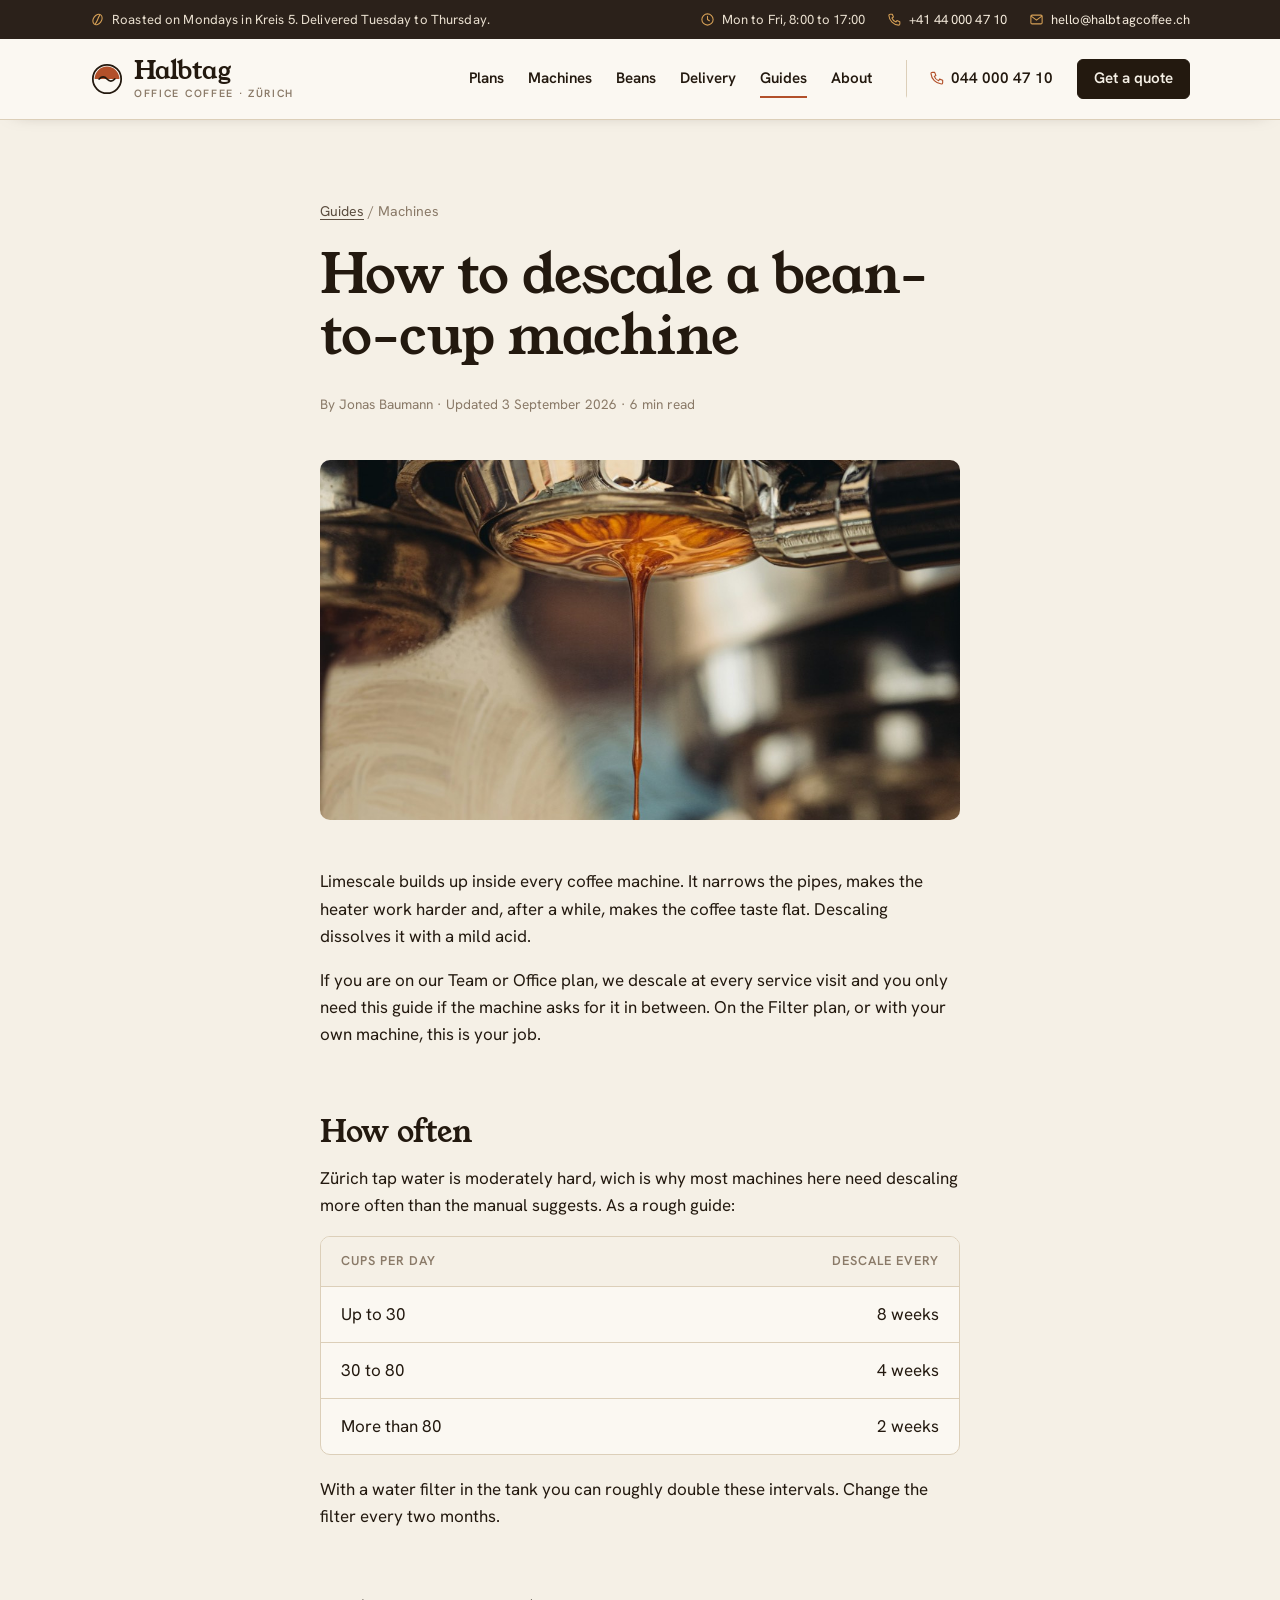
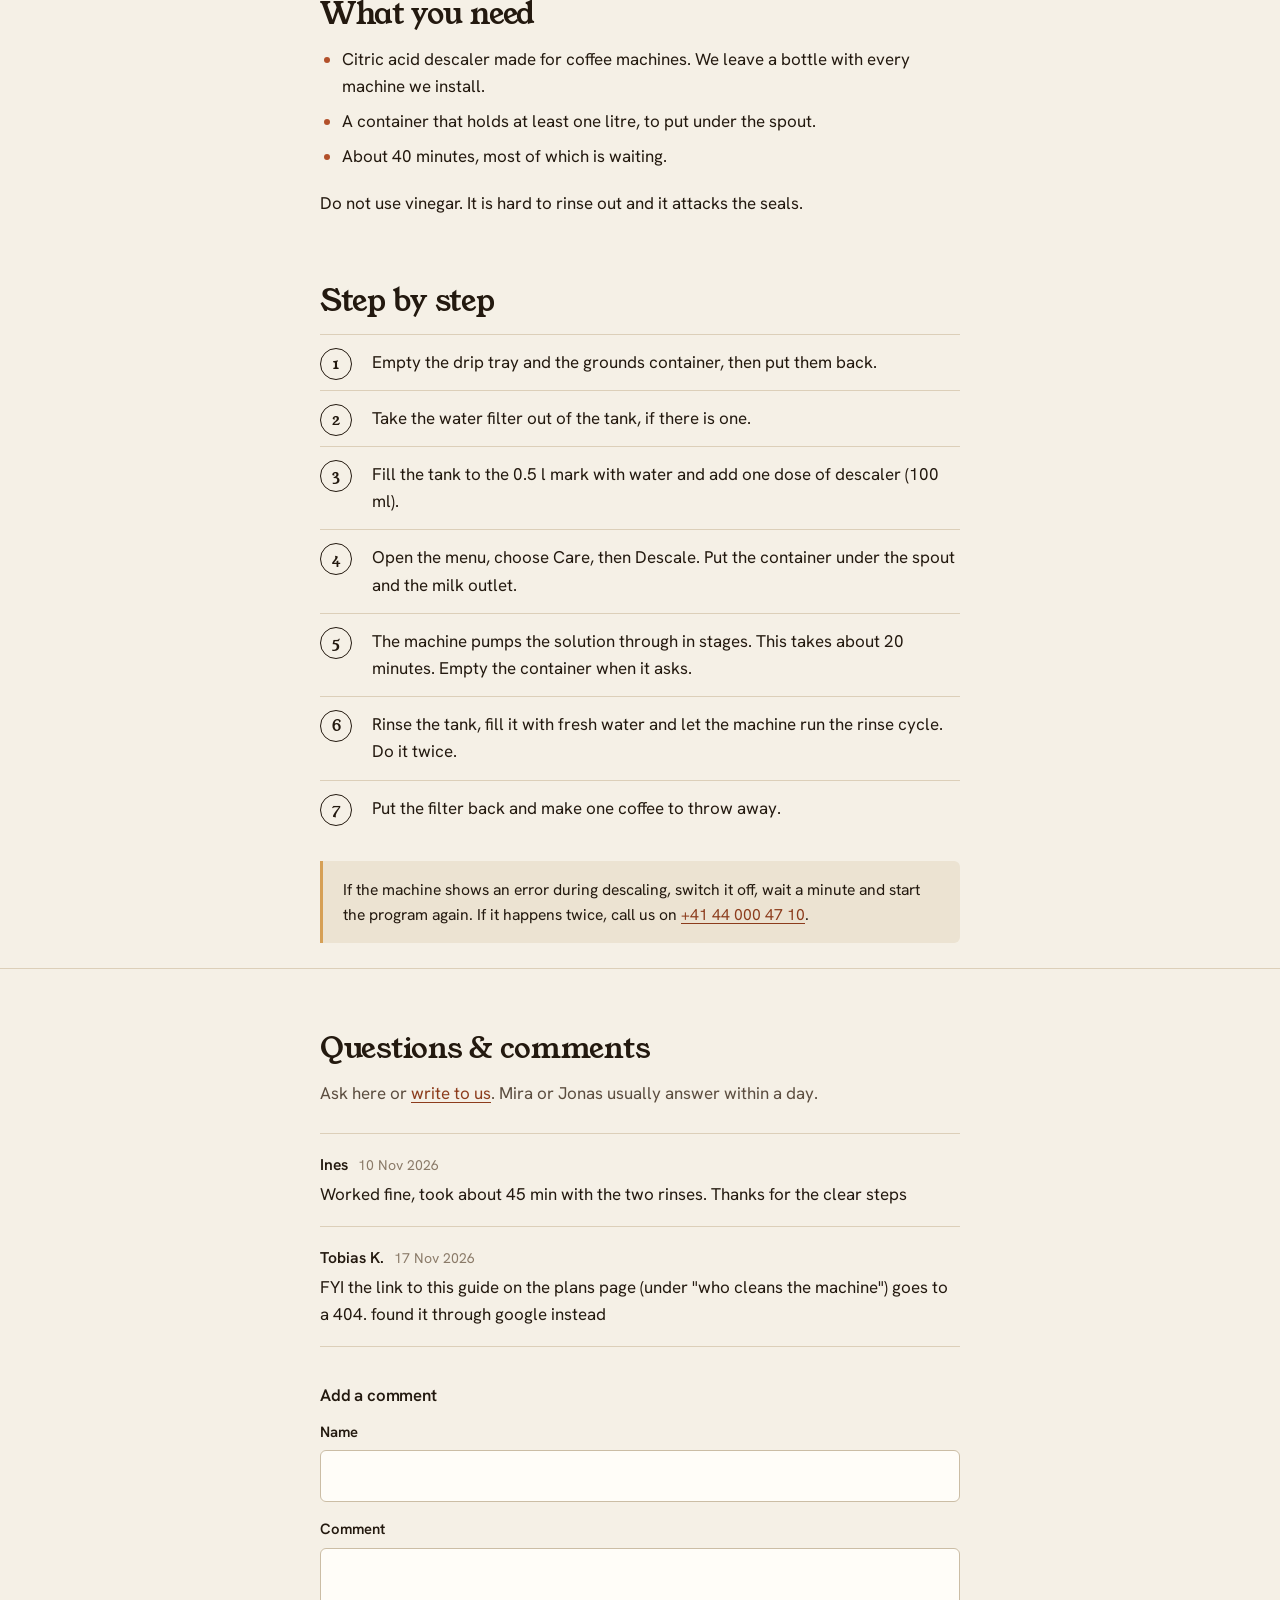
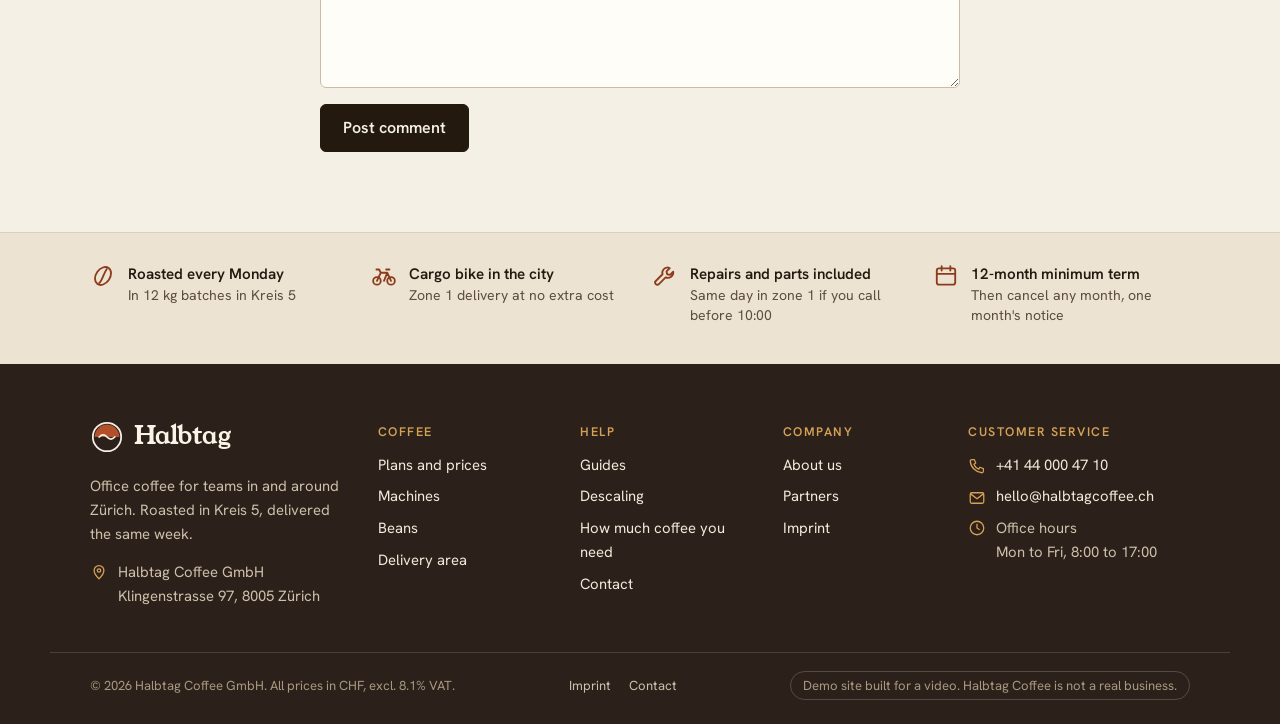
<file: guides/descaling.html>
<!doctype html>
<html lang="en">
<head>
  <meta charset="utf-8">
  <meta name="viewport" content="width=device-width, initial-scale=1">
  <title>How to descale a bean-to-cup machine | Halbtag Coffee</title>
  <meta name="description" content="How to descale a bean-to-cup coffee machine in the office, step by step, and how often to do it with Zürich tap water.">
  <link rel="icon" href="../assets/images/favicon.svg" type="image/svg+xml">
  <link rel="preconnect" href="https://fonts.googleapis.com">
  <link rel="preconnect" href="https://fonts.gstatic.com" crossorigin>
  <link rel="stylesheet" href="https://fonts.googleapis.com/css2?family=Hanken+Grotesk:wght@400;500;600&family=Young+Serif&display=swap">
  <link rel="stylesheet" href="../assets/css/site.css">
</head>
<body>
  <a class="visually-hidden" href="#main">Skip to content</a>

  <div class="topbar">
    <div class="wrap">
      <span class="topbar-msg"><svg class="ico" viewBox="0 0 24 24" aria-hidden="true"><ellipse cx="12" cy="12" rx="6.5" ry="9" transform="rotate(35 12 12)"/><path d="M8.5 18.5c3-2.5 4-9 7-13"/></svg>Roasted on Mondays in Kreis 5. Delivered Tuesday to Thursday.</span>
      <span class="topbar-links hide-sm"><span><svg class="ico" viewBox="0 0 24 24" aria-hidden="true"><circle cx="12" cy="12" r="9"/><path d="M12 7v5l3 2"/></svg>Mon to Fri, 8:00 to 17:00</span><a href="tel:+41440004710"><svg class="ico" viewBox="0 0 24 24" aria-hidden="true"><path d="M5 3.5h3.5l1.8 4.6-2.4 1.5a11 11 0 0 0 6.5 6.5l1.5-2.4 4.6 1.8V19a2 2 0 0 1-2 2A17 17 0 0 1 3 5.5a2 2 0 0 1 2-2z"/></svg>+41 44 000 47 10</a><a href="mailto:hello@halbtagcoffee.ch"><svg class="ico" viewBox="0 0 24 24" aria-hidden="true"><rect x="3" y="5" width="18" height="14" rx="2"/><path d="m3.5 6.5 8.5 6.5 8.5-6.5"/></svg>hello@halbtagcoffee.ch</a></span>
    </div>
  </div>

  <header class="site-header">
    <div class="wrap">
      <a class="wordmark" href="../index.html" aria-label="Halbtag Coffee, home">
        <svg viewBox="0 0 48 48" aria-hidden="true">
          <circle cx="24" cy="24" r="20" fill="none" stroke="#23190f" stroke-width="2.5"/>
          <path d="M6.5 24a17.5 17.5 0 0 1 35 0z" fill="#b2502a"/>
          <path d="M13 24c3.6-3.8 7.4-3.8 11 0s7.4 3.8 11 0" fill="none" stroke="#23190f" stroke-width="2.5" stroke-linecap="round"/>
        </svg>
        <span>Halbtag<small>Office coffee &middot; Zürich</small></span>
      </a>
      <button class="nav-toggle" type="button" aria-expanded="false" aria-controls="nav">Menu</button>
      <nav class="nav" id="nav" aria-label="Main">
        <a href="../plans.html">Plans</a>
        <a href="../machines.html">Machines</a>
        <a href="../beans.html">Beans</a>
        <a href="../delivery.html">Delivery</a>
        <a href="../guides/index.html" aria-current="page">Guides</a>
        <a href="../about.html">About</a>
        <a class="nav-phone" href="tel:+41440004710"><svg class="ico" viewBox="0 0 24 24" aria-hidden="true"><path d="M5 3.5h3.5l1.8 4.6-2.4 1.5a11 11 0 0 0 6.5 6.5l1.5-2.4 4.6 1.8V19a2 2 0 0 1-2 2A17 17 0 0 1 3 5.5a2 2 0 0 1 2-2z"/></svg>044 000 47 10</a>
        <a class="btn btn-small" href="../contact.html">Get a quote</a>
      </nav>
    </div>
  </header>

  <main id="main">
    <article>
      <header class="article-head">
        <div class="wrap narrow">
          <p class="crumbs"><a href="index.html">Guides</a> / Machines</p>
          <h1>How to descale a bean-to-cup machine</h1>
          <p class="meta">By Jonas Baumann &middot; Updated 3 September 2026 &middot; 6 min read</p>
        </div>
      </header>

      <div class="wrap narrow article-art">
        <figure class="frame frame-wide">
          <img src="../assets/images/photo-espresso-drip.jpg" width="1066" height="1600" alt="Espresso dripping from the spout of a machine into a cup">
        </figure>
      </div>

      <div class="wrap narrow prose">
        <p>Limescale builds up inside every coffee machine. It narrows the pipes, makes the heater work harder and, after a while, makes the coffee taste flat. Descaling dissolves it with a mild acid.</p>
        <p>If you are on our Team or Office plan, we descale at every service visit and you only need this guide if the machine asks for it in between. On the Filter plan, or with your own machine, this is your job.</p>

        <h2>How often</h2>
        <p>Zürich tap water is moderately hard, wich is why most machines here need descaling more often than the manual suggests. As a rough guide:</p>
        <div class="table-wrap">
          <table>
            <thead><tr><th>Cups per day</th><th class="r">Descale every</th></tr></thead>
            <tbody>
              <tr><td>Up to 30</td><td class="r">8 weeks</td></tr>
              <tr><td>30 to 80</td><td class="r">4 weeks</td></tr>
              <tr><td>More than 80</td><td class="r">2 weeks</td></tr>
            </tbody>
          </table>
        </div>
        <p>With a water filter in the tank you can roughly double these intervals. Change the filter every two months.</p>

        <h2>What you need</h2>
        <ul>
          <li>Citric acid descaler made for coffee machines. We leave a bottle with every machine we install.</li>
          <li>A container that holds at least one litre, to put under the spout.</li>
          <li>About 40 minutes, most of which is waiting.</li>
        </ul>
        <p>Do not use vinegar. It is hard to rinse out and it attacks the seals.</p>

        <h2>Step by step</h2>
        <ol class="checklist">
          <li>Empty the drip tray and the grounds container, then put them back.</li>
          <li>Take the water filter out of the tank, if there is one.</li>
          <li>Fill the tank to the 0.5 l mark with water and add one dose of descaler (100 ml).</li>
          <li>Open the menu, choose Care, then Descale. Put the container under the spout and the milk outlet.</li>
          <li>The machine pumps the solution through in stages. This takes about 20 minutes. Empty the container when it asks.</li>
          <li>Rinse the tank, fill it with fresh water and let the machine run the rinse cycle. Do it twice.</li>
          <li>Put the filter back and make one coffee to throw away.</li>
        </ol>

        <div class="note">
          <p>If the machine shows an error during descaling, switch it off, wait a minute and start the program again. If it happens twice, call us on <a href="tel:+41440004710">+41 44 000 47 10</a>.</p>
        </div>
      </div>
    </article>

    <section class="comments" id="comments" data-page="guides/descaling.html" data-root="../" aria-labelledby="comments-title">
      <div class="wrap narrow">
        <h2 id="comments-title">Questions &amp; comments</h2>
        <p class="muted">Ask here or <a href="../contact.html">write to us</a>. Mira or Jonas usually answer within a day.</p>
        <ul class="comment-list">
          <li class="comment-empty">Loading comments...</li>
        </ul>
        <form class="comment-form" novalidate>
          <h3>Add a comment</h3>
          <div class="field">
            <label for="c-name">Name</label>
            <input id="c-name" name="name" type="text" autocomplete="name" required maxlength="80">
          </div>
          <div class="field">
            <label for="c-text">Comment</label>
            <textarea id="c-text" name="text" required maxlength="2000"></textarea>
          </div>
          <div class="hp" aria-hidden="true">
            <label for="c-website">Leave this field empty</label>
            <input id="c-website" name="website" type="text" tabindex="-1" autocomplete="off">
          </div>
          <div class="form-actions">
            <button class="btn" type="submit">Post comment</button>
            <p class="form-status" role="status"></p>
          </div>
        </form>
      </div>
    </section>
  </main>

  <footer class="site-footer">
    <div class="assurances">
      <ul class="wrap">
        <li><svg class="ico" viewBox="0 0 24 24" aria-hidden="true"><ellipse cx="12" cy="12" rx="6.5" ry="9" transform="rotate(35 12 12)"/><path d="M8.5 18.5c3-2.5 4-9 7-13"/></svg><span><strong>Roasted every Monday</strong>In 12 kg batches in Kreis 5</span></li>
        <li><svg class="ico" viewBox="0 0 24 24" aria-hidden="true"><circle cx="5.5" cy="16.5" r="3.5"/><circle cx="18.5" cy="16.5" r="3.5"/><path d="M5.5 16.5 9 9h6l3.5 7.5M9 9 7.5 6H5m7 10.5L15 9M14 6h3"/></svg><span><strong>Cargo bike in the city</strong>Zone 1 delivery at no extra cost</span></li>
        <li><svg class="ico" viewBox="0 0 24 24" aria-hidden="true"><path d="M14.5 4a5 5 0 0 0-4.8 6.4L3.5 16.6a2 2 0 0 0 2.9 2.9l6.2-6.2A5 5 0 0 0 19.6 8l-3 3-2.6-.6-.6-2.6 3-3a5 5 0 0 0-1.9-.8z"/></svg><span><strong>Repairs and parts included</strong>Same day in zone 1 if you call before 10:00</span></li>
        <li><svg class="ico" viewBox="0 0 24 24" aria-hidden="true"><rect x="3.5" y="5" width="17" height="15" rx="2"/><path d="M3.5 10h17M8 3v4M16 3v4"/></svg><span><strong>12-month minimum term</strong>Then cancel any month, one month's notice</span></li>
      </ul>
    </div>
    <div class="footer-main">
      <div class="wrap footer-grid">
        <div class="footer-brand">
          <a class="wordmark" href="../index.html" aria-label="Halbtag Coffee, home">
            <svg viewBox="0 0 48 48" aria-hidden="true">
          <circle cx="24" cy="24" r="20" fill="none" stroke="#f5f0e6" stroke-width="2.5"/>
          <path d="M6.5 24a17.5 17.5 0 0 1 35 0z" fill="#b2502a"/>
          <path d="M13 24c3.6-3.8 7.4-3.8 11 0s7.4 3.8 11 0" fill="none" stroke="#f5f0e6" stroke-width="2.5" stroke-linecap="round"/>
        </svg>
            <span>Halbtag</span>
          </a>
          <p>Office coffee for teams in and around Zürich. Roasted in Kreis 5, delivered the same week.</p>
          <address><svg class="ico" viewBox="0 0 24 24" aria-hidden="true"><path d="M12 21s-6.5-6.2-6.5-11a6.5 6.5 0 0 1 13 0c0 4.8-6.5 11-6.5 11z"/><circle cx="12" cy="10" r="2.3"/></svg><span>Halbtag Coffee GmbH<br>Klingenstrasse 97, 8005 Zürich</span></address>
        </div>
        <div>
          <h2>Coffee</h2>
          <ul>
            <li><a href="../plans.html">Plans and prices</a></li>
            <li><a href="../machines.html">Machines</a></li>
            <li><a href="../beans.html">Beans</a></li>
            <li><a href="../delivery.html">Delivery area</a></li>
          </ul>
        </div>
        <div>
          <h2>Help</h2>
          <ul>
            <li><a href="../guides/index.html">Guides</a></li>
            <li><a href="../guides/descaling.html">Descaling</a></li>
            <li><a href="../guides/how-much-coffee.html">How much coffee you need</a></li>
            <li><a href="../contact.html">Contact</a></li>
          </ul>
        </div>
        <div>
          <h2>Company</h2>
          <ul>
            <li><a href="../about.html">About us</a></li>
            <li><a href="../partners.html">Partners</a></li>
            <li><a href="../imprint.html">Imprint</a></li>
          </ul>
        </div>
        <div class="footer-contact">
          <h2>Customer service</h2>
          <ul>
            <li><a href="tel:+41440004710"><svg class="ico" viewBox="0 0 24 24" aria-hidden="true"><path d="M5 3.5h3.5l1.8 4.6-2.4 1.5a11 11 0 0 0 6.5 6.5l1.5-2.4 4.6 1.8V19a2 2 0 0 1-2 2A17 17 0 0 1 3 5.5a2 2 0 0 1 2-2z"/></svg>+41 44 000 47 10</a></li>
            <li><a href="mailto:hello@halbtagcoffee.ch"><svg class="ico" viewBox="0 0 24 24" aria-hidden="true"><rect x="3" y="5" width="18" height="14" rx="2"/><path d="m3.5 6.5 8.5 6.5 8.5-6.5"/></svg>hello@halbtagcoffee.ch</a></li>
            <li><svg class="ico" viewBox="0 0 24 24" aria-hidden="true"><circle cx="12" cy="12" r="9"/><path d="M12 7v5l3 2"/></svg><span>Office hours<br>Mon to Fri, 8:00 to 17:00</span></li>
          </ul>
        </div>
      </div>
      <div class="wrap footer-base">
        <span>&copy; 2026 Halbtag Coffee GmbH. All prices in CHF, excl. 8.1% VAT.</span>
        <span class="footer-legal"><a href="../imprint.html">Imprint</a><a href="../contact.html">Contact</a></span>
        <span class="demo-note">Demo site built for a video. Halbtag Coffee is not a real business.</span>
      </div>
    </div>
  </footer>

  <script src="../assets/js/config.js"></script>
  <script src="../assets/js/site.js"></script>
  <script src="../assets/js/comments.js"></script>
</body>
</html>
</file>
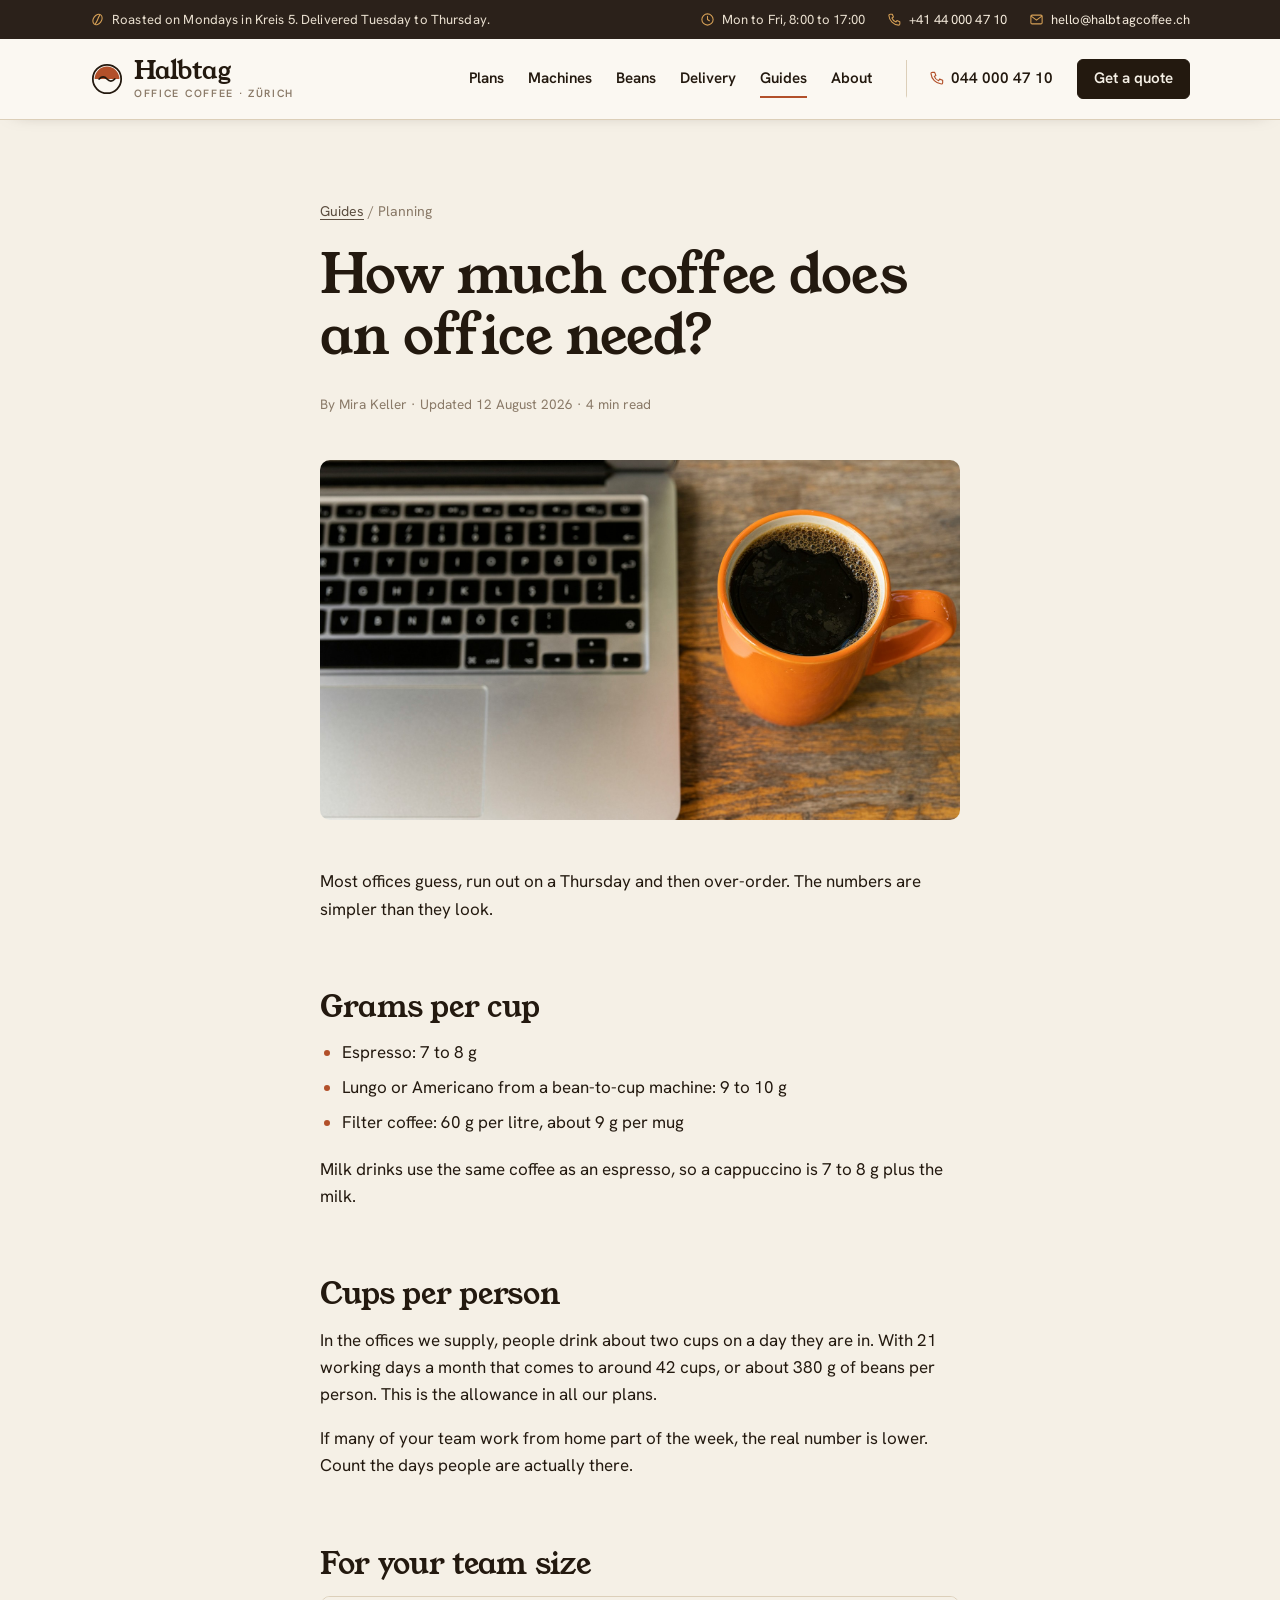
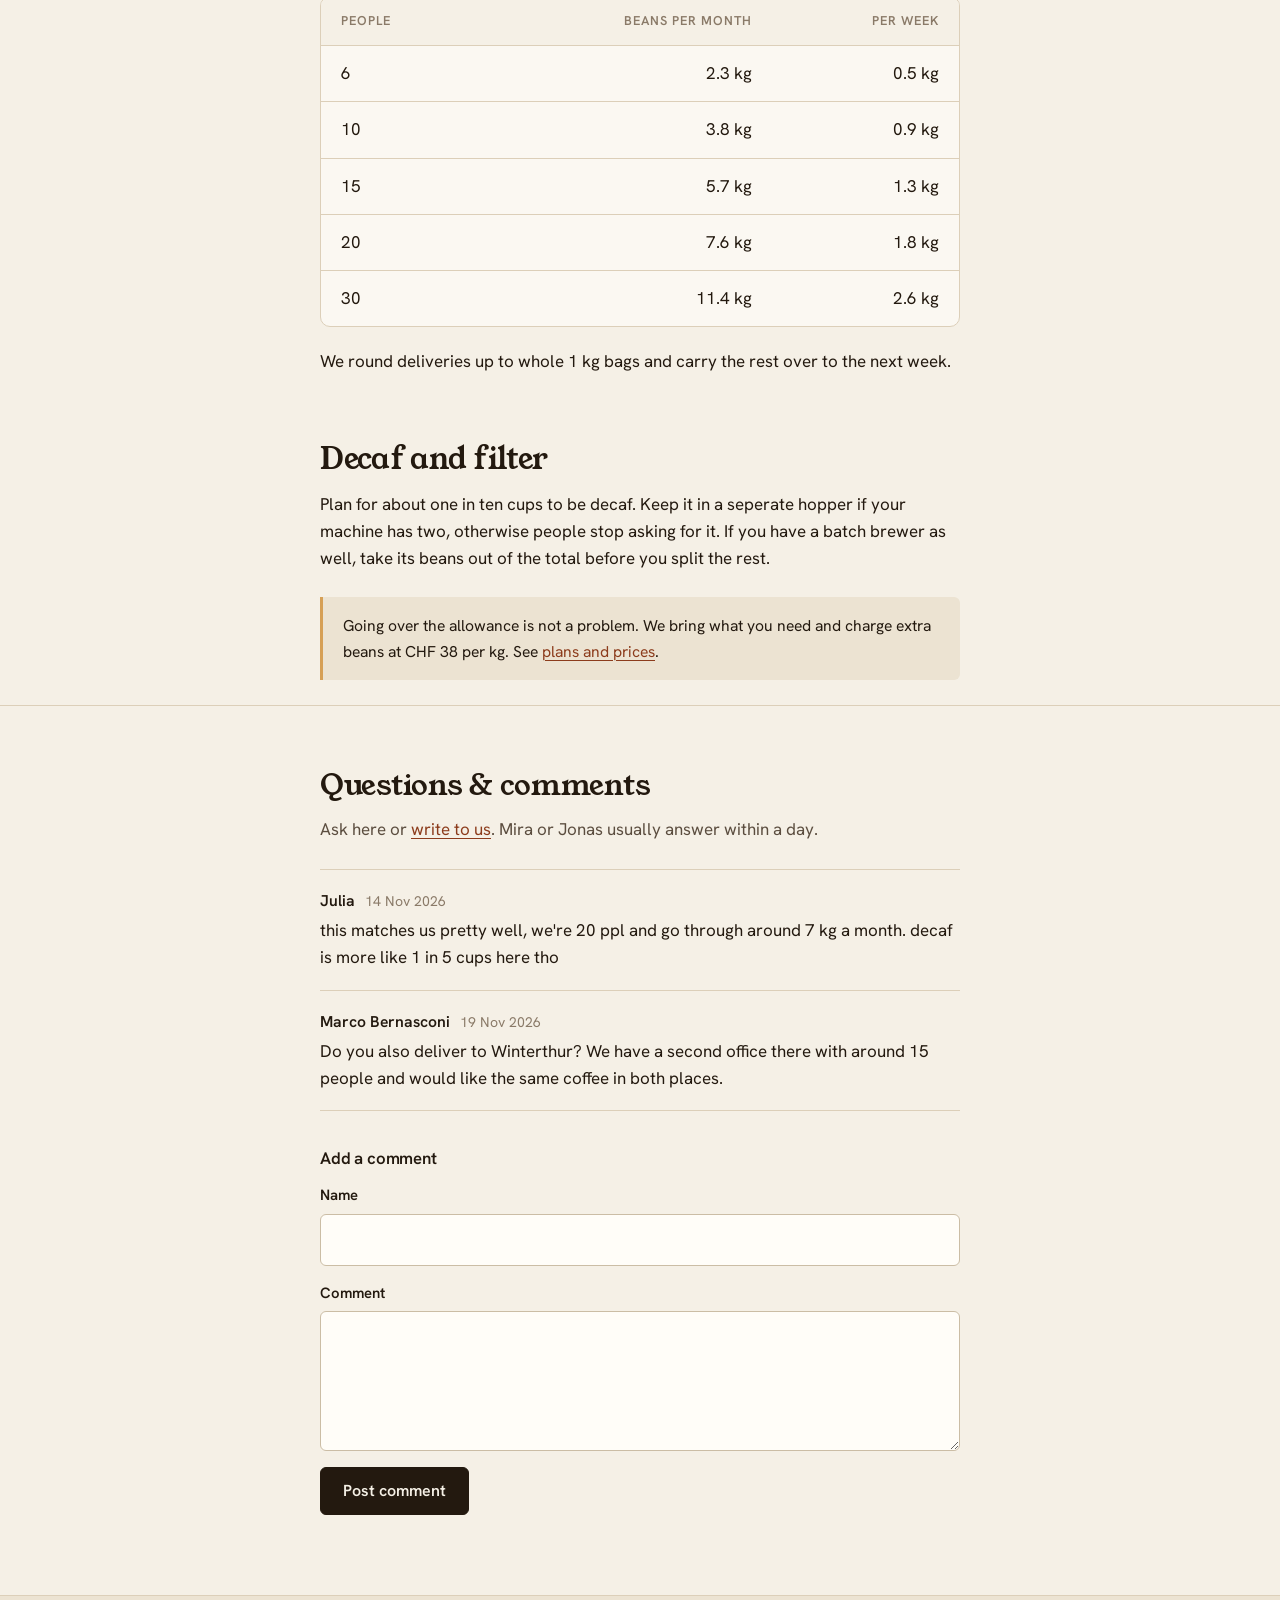
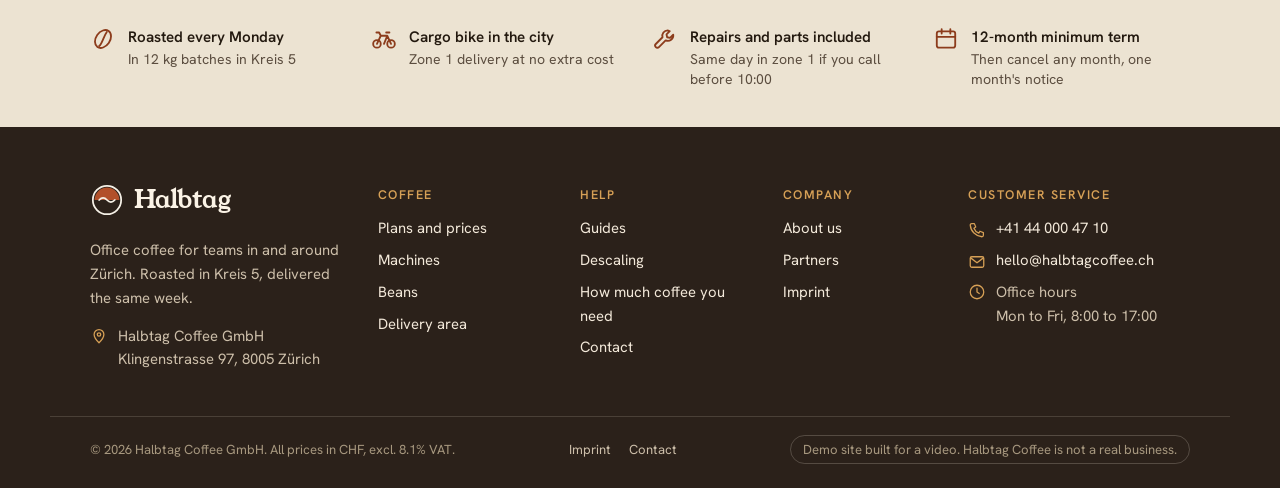
<file: guides/how-much-coffee.html>
<!doctype html>
<html lang="en">
<head>
  <meta charset="utf-8">
  <meta name="viewport" content="width=device-width, initial-scale=1">
  <title>How much coffee does an office need? | Halbtag Coffee</title>
  <meta name="description" content="How many kilos of coffee beans an office goes through each month, with a table for teams from 6 to 30 people.">
  <link rel="icon" href="../assets/images/favicon.svg" type="image/svg+xml">
  <link rel="preconnect" href="https://fonts.googleapis.com">
  <link rel="preconnect" href="https://fonts.gstatic.com" crossorigin>
  <link rel="stylesheet" href="https://fonts.googleapis.com/css2?family=Hanken+Grotesk:wght@400;500;600&family=Young+Serif&display=swap">
  <link rel="stylesheet" href="../assets/css/site.css">
</head>
<body>
  <a class="visually-hidden" href="#main">Skip to content</a>

  <div class="topbar">
    <div class="wrap">
      <span class="topbar-msg"><svg class="ico" viewBox="0 0 24 24" aria-hidden="true"><ellipse cx="12" cy="12" rx="6.5" ry="9" transform="rotate(35 12 12)"/><path d="M8.5 18.5c3-2.5 4-9 7-13"/></svg>Roasted on Mondays in Kreis 5. Delivered Tuesday to Thursday.</span>
      <span class="topbar-links hide-sm"><span><svg class="ico" viewBox="0 0 24 24" aria-hidden="true"><circle cx="12" cy="12" r="9"/><path d="M12 7v5l3 2"/></svg>Mon to Fri, 8:00 to 17:00</span><a href="tel:+41440004710"><svg class="ico" viewBox="0 0 24 24" aria-hidden="true"><path d="M5 3.5h3.5l1.8 4.6-2.4 1.5a11 11 0 0 0 6.5 6.5l1.5-2.4 4.6 1.8V19a2 2 0 0 1-2 2A17 17 0 0 1 3 5.5a2 2 0 0 1 2-2z"/></svg>+41 44 000 47 10</a><a href="mailto:hello@halbtagcoffee.ch"><svg class="ico" viewBox="0 0 24 24" aria-hidden="true"><rect x="3" y="5" width="18" height="14" rx="2"/><path d="m3.5 6.5 8.5 6.5 8.5-6.5"/></svg>hello@halbtagcoffee.ch</a></span>
    </div>
  </div>

  <header class="site-header">
    <div class="wrap">
      <a class="wordmark" href="../index.html" aria-label="Halbtag Coffee, home">
        <svg viewBox="0 0 48 48" aria-hidden="true">
          <circle cx="24" cy="24" r="20" fill="none" stroke="#23190f" stroke-width="2.5"/>
          <path d="M6.5 24a17.5 17.5 0 0 1 35 0z" fill="#b2502a"/>
          <path d="M13 24c3.6-3.8 7.4-3.8 11 0s7.4 3.8 11 0" fill="none" stroke="#23190f" stroke-width="2.5" stroke-linecap="round"/>
        </svg>
        <span>Halbtag<small>Office coffee &middot; Zürich</small></span>
      </a>
      <button class="nav-toggle" type="button" aria-expanded="false" aria-controls="nav">Menu</button>
      <nav class="nav" id="nav" aria-label="Main">
        <a href="../plans.html">Plans</a>
        <a href="../machines.html">Machines</a>
        <a href="../beans.html">Beans</a>
        <a href="../delivery.html">Delivery</a>
        <a href="../guides/index.html" aria-current="page">Guides</a>
        <a href="../about.html">About</a>
        <a class="nav-phone" href="tel:+41440004710"><svg class="ico" viewBox="0 0 24 24" aria-hidden="true"><path d="M5 3.5h3.5l1.8 4.6-2.4 1.5a11 11 0 0 0 6.5 6.5l1.5-2.4 4.6 1.8V19a2 2 0 0 1-2 2A17 17 0 0 1 3 5.5a2 2 0 0 1 2-2z"/></svg>044 000 47 10</a>
        <a class="btn btn-small" href="../contact.html">Get a quote</a>
      </nav>
    </div>
  </header>

  <main id="main">
    <article>
      <header class="article-head">
        <div class="wrap narrow">
          <p class="crumbs"><a href="index.html">Guides</a> / Planning</p>
          <h1>How much coffee does an office need?</h1>
          <p class="meta">By Mira Keller &middot; Updated 12 August 2026 &middot; 4 min read</p>
        </div>
      </header>

      <div class="wrap narrow article-art">
        <figure class="frame frame-wide">
          <img src="../assets/images/photo-desk-mug.jpg" width="1800" height="1200" alt="An orange mug of black coffee next to a laptop on a wooden desk">
        </figure>
      </div>

      <div class="wrap narrow prose">
        <p>Most offices guess, run out on a Thursday and then over-order. The numbers are simpler than they look.</p>

        <h2>Grams per cup</h2>
        <ul>
          <li>Espresso: 7 to 8 g</li>
          <li>Lungo or Americano from a bean-to-cup machine: 9 to 10 g</li>
          <li>Filter coffee: 60 g per litre, about 9 g per mug</li>
        </ul>
        <p>Milk drinks use the same coffee as an espresso, so a cappuccino is 7 to 8 g plus the milk.</p>

        <h2>Cups per person</h2>
        <p>In the offices we supply, people drink about two cups on a day they are in. With 21 working days a month that comes to around 42 cups, or about 380 g of beans per person. This is the allowance in all our plans.</p>
        <p>If many of your team work from home part of the week, the real number is lower. Count the days people are actually there.</p>

        <h2>For your team size</h2>
        <div class="table-wrap">
          <table>
            <thead><tr><th>People</th><th class="r">Beans per month</th><th class="r">Per week</th></tr></thead>
            <tbody>
              <tr><td>6</td><td class="r">2.3 kg</td><td class="r">0.5 kg</td></tr>
              <tr><td>10</td><td class="r">3.8 kg</td><td class="r">0.9 kg</td></tr>
              <tr><td>15</td><td class="r">5.7 kg</td><td class="r">1.3 kg</td></tr>
              <tr><td>20</td><td class="r">7.6 kg</td><td class="r">1.8 kg</td></tr>
              <tr><td>30</td><td class="r">11.4 kg</td><td class="r">2.6 kg</td></tr>
            </tbody>
          </table>
        </div>
        <p>We round deliveries up to whole 1 kg bags and carry the rest over to the next week.</p>

        <h2>Decaf and filter</h2>
        <p>Plan for about one in ten cups to be decaf. Keep it in a seperate hopper if your machine has two, otherwise people stop asking for it. If you have a batch brewer as well, take its beans out of the total before you split the rest.</p>

        <div class="note">
          <p>Going over the allowance is not a problem. We bring what you need and charge extra beans at CHF 38 per kg. See <a href="../plans.html">plans and prices</a>.</p>
        </div>
      </div>
    </article>

    <section class="comments" id="comments" data-page="guides/how-much-coffee.html" data-root="../" aria-labelledby="comments-title">
      <div class="wrap narrow">
        <h2 id="comments-title">Questions &amp; comments</h2>
        <p class="muted">Ask here or <a href="../contact.html">write to us</a>. Mira or Jonas usually answer within a day.</p>
        <ul class="comment-list">
          <li class="comment-empty">Loading comments...</li>
        </ul>
        <form class="comment-form" novalidate>
          <h3>Add a comment</h3>
          <div class="field">
            <label for="c-name">Name</label>
            <input id="c-name" name="name" type="text" autocomplete="name" required maxlength="80">
          </div>
          <div class="field">
            <label for="c-text">Comment</label>
            <textarea id="c-text" name="text" required maxlength="2000"></textarea>
          </div>
          <div class="hp" aria-hidden="true">
            <label for="c-website">Leave this field empty</label>
            <input id="c-website" name="website" type="text" tabindex="-1" autocomplete="off">
          </div>
          <div class="form-actions">
            <button class="btn" type="submit">Post comment</button>
            <p class="form-status" role="status"></p>
          </div>
        </form>
      </div>
    </section>
  </main>

  <footer class="site-footer">
    <div class="assurances">
      <ul class="wrap">
        <li><svg class="ico" viewBox="0 0 24 24" aria-hidden="true"><ellipse cx="12" cy="12" rx="6.5" ry="9" transform="rotate(35 12 12)"/><path d="M8.5 18.5c3-2.5 4-9 7-13"/></svg><span><strong>Roasted every Monday</strong>In 12 kg batches in Kreis 5</span></li>
        <li><svg class="ico" viewBox="0 0 24 24" aria-hidden="true"><circle cx="5.5" cy="16.5" r="3.5"/><circle cx="18.5" cy="16.5" r="3.5"/><path d="M5.5 16.5 9 9h6l3.5 7.5M9 9 7.5 6H5m7 10.5L15 9M14 6h3"/></svg><span><strong>Cargo bike in the city</strong>Zone 1 delivery at no extra cost</span></li>
        <li><svg class="ico" viewBox="0 0 24 24" aria-hidden="true"><path d="M14.5 4a5 5 0 0 0-4.8 6.4L3.5 16.6a2 2 0 0 0 2.9 2.9l6.2-6.2A5 5 0 0 0 19.6 8l-3 3-2.6-.6-.6-2.6 3-3a5 5 0 0 0-1.9-.8z"/></svg><span><strong>Repairs and parts included</strong>Same day in zone 1 if you call before 10:00</span></li>
        <li><svg class="ico" viewBox="0 0 24 24" aria-hidden="true"><rect x="3.5" y="5" width="17" height="15" rx="2"/><path d="M3.5 10h17M8 3v4M16 3v4"/></svg><span><strong>12-month minimum term</strong>Then cancel any month, one month's notice</span></li>
      </ul>
    </div>
    <div class="footer-main">
      <div class="wrap footer-grid">
        <div class="footer-brand">
          <a class="wordmark" href="../index.html" aria-label="Halbtag Coffee, home">
            <svg viewBox="0 0 48 48" aria-hidden="true">
          <circle cx="24" cy="24" r="20" fill="none" stroke="#f5f0e6" stroke-width="2.5"/>
          <path d="M6.5 24a17.5 17.5 0 0 1 35 0z" fill="#b2502a"/>
          <path d="M13 24c3.6-3.8 7.4-3.8 11 0s7.4 3.8 11 0" fill="none" stroke="#f5f0e6" stroke-width="2.5" stroke-linecap="round"/>
        </svg>
            <span>Halbtag</span>
          </a>
          <p>Office coffee for teams in and around Zürich. Roasted in Kreis 5, delivered the same week.</p>
          <address><svg class="ico" viewBox="0 0 24 24" aria-hidden="true"><path d="M12 21s-6.5-6.2-6.5-11a6.5 6.5 0 0 1 13 0c0 4.8-6.5 11-6.5 11z"/><circle cx="12" cy="10" r="2.3"/></svg><span>Halbtag Coffee GmbH<br>Klingenstrasse 97, 8005 Zürich</span></address>
        </div>
        <div>
          <h2>Coffee</h2>
          <ul>
            <li><a href="../plans.html">Plans and prices</a></li>
            <li><a href="../machines.html">Machines</a></li>
            <li><a href="../beans.html">Beans</a></li>
            <li><a href="../delivery.html">Delivery area</a></li>
          </ul>
        </div>
        <div>
          <h2>Help</h2>
          <ul>
            <li><a href="../guides/index.html">Guides</a></li>
            <li><a href="../guides/descaling.html">Descaling</a></li>
            <li><a href="../guides/how-much-coffee.html">How much coffee you need</a></li>
            <li><a href="../contact.html">Contact</a></li>
          </ul>
        </div>
        <div>
          <h2>Company</h2>
          <ul>
            <li><a href="../about.html">About us</a></li>
            <li><a href="../partners.html">Partners</a></li>
            <li><a href="../imprint.html">Imprint</a></li>
          </ul>
        </div>
        <div class="footer-contact">
          <h2>Customer service</h2>
          <ul>
            <li><a href="tel:+41440004710"><svg class="ico" viewBox="0 0 24 24" aria-hidden="true"><path d="M5 3.5h3.5l1.8 4.6-2.4 1.5a11 11 0 0 0 6.5 6.5l1.5-2.4 4.6 1.8V19a2 2 0 0 1-2 2A17 17 0 0 1 3 5.5a2 2 0 0 1 2-2z"/></svg>+41 44 000 47 10</a></li>
            <li><a href="mailto:hello@halbtagcoffee.ch"><svg class="ico" viewBox="0 0 24 24" aria-hidden="true"><rect x="3" y="5" width="18" height="14" rx="2"/><path d="m3.5 6.5 8.5 6.5 8.5-6.5"/></svg>hello@halbtagcoffee.ch</a></li>
            <li><svg class="ico" viewBox="0 0 24 24" aria-hidden="true"><circle cx="12" cy="12" r="9"/><path d="M12 7v5l3 2"/></svg><span>Office hours<br>Mon to Fri, 8:00 to 17:00</span></li>
          </ul>
        </div>
      </div>
      <div class="wrap footer-base">
        <span>&copy; 2026 Halbtag Coffee GmbH. All prices in CHF, excl. 8.1% VAT.</span>
        <span class="footer-legal"><a href="../imprint.html">Imprint</a><a href="../contact.html">Contact</a></span>
        <span class="demo-note">Demo site built for a video. Halbtag Coffee is not a real business.</span>
      </div>
    </div>
  </footer>

  <script src="../assets/js/config.js"></script>
  <script src="../assets/js/site.js"></script>
  <script src="../assets/js/comments.js"></script>
</body>
</html>
</file>
<file: assets/css/site.css>
/* Halbtag Coffee, site styles */

:root {
  --paper: #f5f0e6;
  --paper-2: #ece3d2;
  --card: #fbf8f2;
  --ink: #23190f;
  --ink-2: #5b4d3f;
  --ink-3: #8a7a68;
  --line: #dccfb9;
  --rust: #b2502a;
  --rust-dark: #8c3c1c;
  --crema: #d6a056;
  --sage: #7d8566;
  --night: #2b211a;

  --serif: "Young Serif", Georgia, "Times New Roman", serif;
  --sans: "Hanken Grotesk", "Helvetica Neue", Arial, sans-serif;

  --wrap: 1180px;
  --gutter: clamp(20px, 4vw, 40px);
  --radius: 6px;
}

*,
*::before,
*::after {
  box-sizing: border-box;
}

html {
  -webkit-text-size-adjust: 100%;
  scroll-behavior: smooth;
}

body {
  margin: 0;
  background: var(--paper);
  color: var(--ink);
  font-family: var(--sans);
  font-size: 1.0625rem;
  line-height: 1.6;
  -webkit-font-smoothing: antialiased;
}

img,
svg {
  display: block;
  max-width: 100%;
}

a {
  color: var(--rust-dark);
  text-decoration-thickness: 1px;
  text-underline-offset: 3px;
}

a:hover {
  color: var(--rust);
  text-decoration-thickness: 2px;
}

:focus-visible {
  outline: 2px solid var(--rust);
  outline-offset: 3px;
  border-radius: 2px;
}

h1,
h2,
h3,
h4 {
  font-family: var(--serif);
  font-weight: 400;
  line-height: 1.12;
  letter-spacing: -0.01em;
  margin: 0 0 0.5em;
}

h1 {
  font-size: clamp(2.4rem, 5.2vw, 4rem);
}

h2 {
  font-size: clamp(1.75rem, 3.2vw, 2.5rem);
}

h3 {
  font-size: 1.35rem;
}

p {
  margin: 0 0 1em;
}

.wrap {
  max-width: var(--wrap);
  margin: 0 auto;
  padding: 0 var(--gutter);
}

.narrow {
  max-width: 720px;
}

.eyebrow {
  font-family: var(--sans);
  font-size: 0.8rem;
  font-weight: 600;
  letter-spacing: 0.12em;
  text-transform: uppercase;
  color: var(--rust);
  margin: 0 0 1rem;
}

.lede {
  font-size: 1.2rem;
  color: var(--ink-2);
  max-width: 36em;
}

.muted {
  color: var(--ink-2);
}

.small {
  font-size: 0.9rem;
}

.num {
  font-variant-numeric: tabular-nums;
}

.visually-hidden {
  position: absolute !important;
  width: 1px;
  height: 1px;
  overflow: hidden;
  clip: rect(0 0 0 0);
  white-space: nowrap;
}

/* ---------- Top bar and header ---------- */

.topbar {
  background: var(--night);
  color: #e9dfcf;
  font-size: 0.85rem;
}

.topbar .wrap {
  display: flex;
  justify-content: space-between;
  gap: 1rem;
  padding-top: 8px;
  padding-bottom: 8px;
}

.topbar a {
  color: #f3e9da;
  text-decoration: none;
}

.topbar a:hover {
  text-decoration: underline;
}

.site-header {
  border-bottom: 1px solid var(--line);
  background: var(--paper);
  position: sticky;
  top: 0;
  z-index: 10;
}

.site-header .wrap {
  display: flex;
  align-items: center;
  gap: 2rem;
  height: 76px;
}

.wordmark {
  display: inline-flex;
  align-items: center;
  gap: 10px;
  color: var(--ink);
  text-decoration: none;
  margin-right: auto;
}

.wordmark:hover {
  color: var(--ink);
}

.wordmark svg {
  width: 34px;
  height: 34px;
}

.wordmark span {
  font-family: var(--serif);
  font-size: 1.55rem;
  letter-spacing: -0.01em;
  line-height: 1;
}

.wordmark small {
  display: block;
  font-family: var(--sans);
  font-size: 0.66rem;
  font-weight: 600;
  letter-spacing: 0.16em;
  text-transform: uppercase;
  color: var(--ink-3);
  margin-top: 4px;
}

.nav {
  display: flex;
  align-items: center;
  gap: 1.6rem;
}

.nav a {
  color: var(--ink);
  text-decoration: none;
  font-size: 0.98rem;
  font-weight: 500;
  padding: 6px 0;
  border-bottom: 2px solid transparent;
}

.nav a:hover {
  color: var(--rust-dark);
  border-bottom-color: var(--line);
}

.nav a[aria-current="page"] {
  border-bottom-color: var(--rust);
}

.nav .btn {
  margin-left: 0.4rem;
  padding: 11px 16px;
  border: 1.5px solid var(--ink);
  color: var(--paper);
}

.nav .btn:hover {
  color: #fff;
  border-color: var(--rust-dark);
}

.nav-toggle {
  display: none;
  background: none;
  border: 1px solid var(--line);
  border-radius: var(--radius);
  font: inherit;
  font-weight: 600;
  font-size: 0.9rem;
  color: var(--ink);
  padding: 8px 14px;
  cursor: pointer;
}

/* ---------- Buttons ---------- */

.btn {
  display: inline-block;
  font-family: var(--sans);
  font-weight: 600;
  font-size: 1rem;
  line-height: 1;
  padding: 15px 22px;
  border-radius: var(--radius);
  border: 1.5px solid var(--ink);
  background: var(--ink);
  color: var(--paper);
  text-decoration: none;
  cursor: pointer;
  transition: background 0.15s ease, color 0.15s ease, border-color 0.15s ease;
}

.btn:hover {
  background: var(--rust-dark);
  border-color: var(--rust-dark);
  color: #fff;
  text-decoration: none;
}

.btn-ghost {
  background: transparent;
  color: var(--ink);
}

.btn-ghost:hover {
  background: var(--ink);
  border-color: var(--ink);
  color: var(--paper);
}

.btn-small {
  padding: 11px 16px;
  font-size: 0.92rem;
}

.btn[disabled] {
  opacity: 0.55;
  cursor: default;
}

.arrow-link {
  font-weight: 600;
  text-decoration: none;
  color: var(--ink);
  border-bottom: 1.5px solid var(--rust);
  padding-bottom: 2px;
}

.arrow-link::after {
  content: " \2192";
}

.arrow-link:hover {
  color: var(--rust-dark);
}

/* ---------- Sections ---------- */

.section {
  padding: clamp(64px, 9vw, 112px) 0;
}

.section-tight {
  padding: clamp(32px, 4vw, 48px) 0;
}

.section + .section {
  border-top: 1px solid var(--line);
}

.band {
  background: var(--paper-2);
}

.section-head {
  display: flex;
  justify-content: space-between;
  align-items: end;
  gap: 2rem;
  margin-bottom: 2.6rem;
}

.section-head h2 {
  margin: 0;
  max-width: 18em;
}

.page-head {
  padding: clamp(56px, 8vw, 96px) 0 clamp(40px, 5vw, 56px);
  border-bottom: 1px solid var(--line);
}

.page-head h1 {
  max-width: 14em;
}

.page-head .lede {
  margin-bottom: 0;
}

.crumbs {
  font-size: 0.88rem;
  color: var(--ink-3);
  margin-bottom: 1.4rem;
}

.crumbs a {
  color: var(--ink-2);
}

/* ---------- Hero ---------- */

.hero {
  padding: clamp(40px, 5vw, 64px) 0 clamp(40px, 5vw, 56px);
}

.hero .wrap {
  display: grid;
  grid-template-columns: 1fr 1.08fr;
  gap: clamp(32px, 5vw, 72px);
  align-items: center;
}

.hero h1 {
  margin-bottom: 0.4em;
  font-size: clamp(2.4rem, 4.4vw, 3.6rem);
}

.hero .frame {
  --ratio: 4 / 3.4;
}

.hero .lede {
  margin-bottom: 2rem;
}

.hero-actions {
  display: flex;
  flex-wrap: wrap;
  align-items: center;
  gap: 14px 22px;
}

.hero-note {
  margin-top: 2.2rem;
  font-size: 0.92rem;
  color: var(--ink-3);
}

/* Image frames: swap the <img> for a photo later, the frame keeps the ratio */
.frame {
  margin: 0;
  border-radius: 10px;
  overflow: hidden;
  background: var(--paper-2);
  aspect-ratio: var(--ratio, 4 / 3);
}

.frame img {
  width: 100%;
  height: 100%;
  object-fit: cover;
}

.frame-square {
  --ratio: 1 / 1;
}

.frame-wide {
  --ratio: 16 / 9;
}

.frame figcaption,
figure.caption figcaption {
  font-size: 0.85rem;
  color: var(--ink-3);
  margin-top: 0.6rem;
}

/* ---------- Facts strip ---------- */

.facts {
  display: grid;
  grid-template-columns: repeat(4, 1fr);
  border-top: 1px solid var(--line);
  border-bottom: 1px solid var(--line);
}

.facts div {
  padding: 22px 24px 22px 0;
}

.facts div + div {
  padding-left: 24px;
  border-left: 1px solid var(--line);
}

.facts dt {
  font-size: 0.8rem;
  font-weight: 600;
  letter-spacing: 0.08em;
  text-transform: uppercase;
  color: var(--ink-3);
  margin-bottom: 4px;
}

.facts dd {
  margin: 0;
  font-family: var(--serif);
  font-size: 1.25rem;
}

/* ---------- Steps ---------- */

.steps {
  list-style: none;
  margin: 0;
  padding: 0;
  display: grid;
  grid-template-columns: repeat(4, 1fr);
  gap: 28px;
  counter-reset: step;
}

.steps li {
  counter-increment: step;
  border-top: 2px solid var(--ink);
  padding-top: 18px;
}

.steps li::before {
  content: counter(step, decimal-leading-zero);
  display: block;
  font-family: var(--serif);
  color: var(--rust);
  font-size: 1.05rem;
  margin-bottom: 10px;
}

.steps h3 {
  font-size: 1.2rem;
  margin-bottom: 0.4em;
}

.steps p {
  color: var(--ink-2);
  font-size: 0.98rem;
  margin: 0;
}

/* ---------- Plan cards ---------- */

.plans {
  display: grid;
  grid-template-columns: repeat(3, 1fr);
  gap: 22px;
  align-items: stretch;
}

.plan {
  background: var(--card);
  border: 1px solid var(--line);
  border-radius: 10px;
  padding: 30px 28px 28px;
  display: flex;
  flex-direction: column;
}

.plan-featured {
  border-color: var(--ink);
  box-shadow: 0 1px 0 var(--ink), 0 18px 40px -28px rgba(35, 25, 15, 0.45);
  position: relative;
}

.plan-tag {
  position: absolute;
  top: -12px;
  left: 28px;
  background: var(--rust);
  color: #fff;
  font-size: 0.75rem;
  font-weight: 600;
  letter-spacing: 0.08em;
  text-transform: uppercase;
  padding: 4px 10px;
  border-radius: 3px;
}

.plan h3 {
  font-size: 1.6rem;
  margin-bottom: 0.25em;
}

.plan .for {
  color: var(--ink-2);
  font-size: 0.95rem;
  margin-bottom: 1.4rem;
  min-height: 3em;
}

.price {
  display: flex;
  align-items: baseline;
  gap: 8px;
  margin-bottom: 0.2rem;
}

.price .cur {
  font-size: 0.95rem;
  font-weight: 600;
  color: var(--ink-2);
}

.price .amt {
  font-family: var(--serif);
  font-size: 3rem;
  line-height: 1;
  font-variant-numeric: tabular-nums;
}

.price .per {
  font-size: 0.92rem;
  color: var(--ink-2);
}

.price-note {
  font-size: 0.85rem;
  color: var(--ink-3);
  margin-bottom: 1.4rem;
}

.ticks {
  list-style: none;
  margin: 0 0 1.8rem;
  padding: 0;
  border-top: 1px solid var(--line);
}

.ticks li {
  padding: 10px 0 10px 26px;
  border-bottom: 1px solid var(--line);
  font-size: 0.97rem;
  position: relative;
}

.ticks li::before {
  content: "";
  position: absolute;
  left: 2px;
  top: 17px;
  width: 11px;
  height: 6px;
  border-left: 2px solid var(--rust);
  border-bottom: 2px solid var(--rust);
  transform: rotate(-45deg);
}

.plan .btn {
  margin-top: auto;
  text-align: center;
}

/* ---------- Tables ---------- */

.table-wrap {
  overflow-x: auto;
  border: 1px solid var(--line);
  border-radius: 10px;
  background: var(--card);
}

table {
  width: 100%;
  border-collapse: collapse;
  font-variant-numeric: tabular-nums;
}

th,
td {
  text-align: left;
  padding: 14px 20px;
  border-bottom: 1px solid var(--line);
  vertical-align: top;
}

thead th {
  font-size: 0.8rem;
  font-weight: 600;
  letter-spacing: 0.08em;
  text-transform: uppercase;
  color: var(--ink-3);
  background: var(--paper);
}

tbody tr:last-child td,
tbody tr:last-child th {
  border-bottom: 0;
}

tbody th {
  font-weight: 600;
}

td.r,
th.r {
  text-align: right;
  white-space: nowrap;
}

/* ---------- Generic grids ---------- */

.split {
  display: grid;
  grid-template-columns: 1fr 1fr;
  gap: clamp(32px, 6vw, 80px);
  align-items: center;
}

.split-top {
  align-items: start;
}

.cols-2 {
  display: grid;
  grid-template-columns: 1fr 1fr;
  gap: 40px 56px;
}

.cols-3 {
  display: grid;
  grid-template-columns: repeat(3, 1fr);
  gap: 28px;
}

.prose {
  max-width: 680px;
}

.wrap.narrow.prose {
  max-width: 720px;
}

.prose .table-wrap {
  margin: 0.4em 0 1.2em;
}

.prose h2 {
  font-size: 1.9rem;
  margin-top: 2.2em;
}

.prose h3 {
  margin-top: 1.8em;
}

.prose ul,
.prose ol {
  padding-left: 1.3em;
  margin: 0 0 1.2em;
}

.prose li {
  margin-bottom: 0.45em;
}

.prose li::marker {
  color: var(--rust);
}

.note {
  background: var(--paper-2);
  border-left: 3px solid var(--crema);
  padding: 16px 20px;
  border-radius: 0 var(--radius) var(--radius) 0;
  margin: 1.6em 0;
  font-size: 0.98rem;
}

.note p:last-child {
  margin-bottom: 0;
}

/* ---------- Machines ---------- */

.machine {
  display: grid;
  grid-template-columns: 380px 1fr;
  gap: clamp(28px, 5vw, 64px);
  padding: 48px 0;
  border-bottom: 1px solid var(--line);
  align-items: center;
}

.machine:first-of-type {
  padding-top: 8px;
}

.machine:last-of-type {
  border-bottom: 0;
}

.machine .frame {
  --ratio: 1 / 1;
}

.spec {
  display: grid;
  grid-template-columns: 150px 1fr;
  margin: 1.4rem 0 0;
  border-top: 1px solid var(--line);
  font-size: 0.96rem;
}

.spec dt,
.spec dd {
  margin: 0;
  padding: 9px 0;
  border-bottom: 1px solid var(--line);
}

.spec dt {
  color: var(--ink-3);
}

.machine-price {
  font-family: var(--serif);
  font-size: 1.5rem;
  margin: 0.2rem 0 1rem;
}

.machine-price span {
  font-family: var(--sans);
  font-size: 0.92rem;
  color: var(--ink-2);
}

/* ---------- Beans ---------- */

.bean-grid {
  display: grid;
  grid-template-columns: repeat(3, 1fr);
  gap: 28px;
}

.bean {
  display: flex;
  flex-direction: column;
}

.bean .frame {
  --ratio: 4 / 5;
  margin-bottom: 1.2rem;
}

.bean h3 {
  margin-bottom: 0.2em;
}

.bean .origin {
  font-size: 0.9rem;
  color: var(--ink-3);
  margin-bottom: 0.8rem;
}

.notes-tags {
  display: flex;
  flex-wrap: wrap;
  gap: 6px;
  list-style: none;
  padding: 0;
  margin: 0 0 1rem;
}

.notes-tags li {
  font-size: 0.82rem;
  border: 1px solid var(--line);
  border-radius: 99px;
  padding: 3px 10px;
  color: var(--ink-2);
  background: var(--card);
}

.calendar {
  display: grid;
  grid-template-columns: repeat(5, 1fr);
  border: 1px solid var(--line);
  border-radius: 10px;
  overflow: hidden;
  background: var(--card);
}

.calendar div {
  padding: 20px;
  border-right: 1px solid var(--line);
}

.calendar div:last-child {
  border-right: 0;
}

.calendar .day {
  font-family: var(--serif);
  font-size: 1.2rem;
  margin-bottom: 6px;
}

.calendar p {
  font-size: 0.92rem;
  color: var(--ink-2);
  margin: 0;
}

.calendar .on {
  background: #f3e4cf;
}

/* ---------- Delivery ---------- */

.zones {
  list-style: none;
  padding: 0;
  margin: 1.6rem 0 0;
}

.zones li {
  display: grid;
  grid-template-columns: 18px 1fr;
  gap: 14px;
  padding: 16px 0;
  border-top: 1px solid var(--line);
}

.swatch {
  width: 18px;
  height: 18px;
  border-radius: 3px;
  margin-top: 4px;
  border: 1px solid rgba(35, 25, 15, 0.35);
}

.swatch-a {
  background: #e0a865;
}

.swatch-b {
  background: #c9c7a6;
}

.swatch-c {
  background: transparent;
  border-style: dashed;
}

.zones h3 {
  font-family: var(--sans);
  font-weight: 600;
  font-size: 1.02rem;
  margin: 0 0 2px;
}

.zones p {
  margin: 0;
  color: var(--ink-2);
  font-size: 0.96rem;
}

/* ---------- Guides ---------- */

.guide-list {
  display: grid;
  grid-template-columns: 1fr 1fr;
  gap: 28px;
}

.guide-card {
  display: grid;
  grid-template-rows: auto 1fr;
  background: var(--card);
  border: 1px solid var(--line);
  border-radius: 10px;
  overflow: hidden;
  text-decoration: none;
  color: var(--ink);
  transition: border-color 0.15s ease, transform 0.15s ease;
}

.guide-card:hover {
  border-color: var(--ink);
  color: var(--ink);
  transform: translateY(-2px);
}

.guide-card .frame {
  border-radius: 0;
  --ratio: 16 / 9;
}

.guide-card .body {
  padding: 24px 26px 26px;
}

.guide-card h2 {
  font-size: 1.55rem;
  margin-bottom: 0.4em;
}

.guide-card p {
  color: var(--ink-2);
  margin: 0;
}

.meta {
  font-size: 0.85rem;
  color: var(--ink-3);
  margin-bottom: 0.8rem;
}

.article-head {
  padding: clamp(48px, 7vw, 80px) 0 32px;
}

.article-head h1 {
  font-size: clamp(2.2rem, 4.6vw, 3.4rem);
  max-width: 16em;
}

.article-art {
  margin-bottom: 48px;
}

.checklist {
  counter-reset: item;
  list-style: none;
  padding: 0 !important;
}

.checklist li {
  counter-increment: item;
  position: relative;
  padding: 14px 0 14px 52px;
  border-top: 1px solid var(--line);
  margin: 0 !important;
}

.checklist li::before {
  content: counter(item);
  position: absolute;
  left: 0;
  top: 13px;
  width: 32px;
  height: 32px;
  border-radius: 50%;
  border: 1.5px solid var(--ink);
  display: grid;
  place-items: center;
  font-family: var(--serif);
  font-size: 0.95rem;
}

/* ---------- Comments ---------- */

.comments {
  border-top: 1px solid var(--line);
  padding: 64px 0 80px;
}

.comments h2 {
  font-size: 1.8rem;
}

.comment-list {
  list-style: none;
  padding: 0;
  margin: 1.6rem 0 2.4rem;
}

.comment {
  padding: 18px 0;
  border-top: 1px solid var(--line);
}

.comment:last-child {
  border-bottom: 1px solid var(--line);
}

.comment-meta {
  display: flex;
  gap: 10px;
  align-items: baseline;
  font-size: 0.88rem;
  color: var(--ink-3);
  margin-bottom: 4px;
}

.comment-meta strong {
  color: var(--ink);
  font-weight: 600;
  font-size: 0.98rem;
}

.comment p {
  margin: 0;
  white-space: pre-line;
}

.comment-empty {
  color: var(--ink-3);
  font-size: 0.95rem;
}

.comment-form {
  display: grid;
  gap: 16px;
  max-width: 680px;
}

.comment-form h3 {
  font-family: var(--sans);
  font-weight: 600;
  font-size: 1.05rem;
  margin: 0;
}

/* ---------- Forms ---------- */

.field {
  display: grid;
  gap: 6px;
}

.field label {
  font-weight: 600;
  font-size: 0.93rem;
}

.field .hint {
  font-weight: 400;
  color: var(--ink-3);
}

input[type="text"],
input[type="email"],
input[type="url"],
input[type="tel"],
textarea,
select {
  font: inherit;
  font-size: 1rem;
  color: var(--ink);
  background: #fffdf8;
  border: 1px solid #cbbda5;
  border-radius: var(--radius);
  padding: 12px 14px;
  width: 100%;
  transition: border-color 0.15s ease, box-shadow 0.15s ease;
}

input:hover,
textarea:hover {
  border-color: var(--ink-3);
}

input:focus,
textarea:focus {
  outline: none;
  border-color: var(--ink);
  box-shadow: 0 0 0 3px rgba(178, 80, 42, 0.18);
}

textarea {
  min-height: 140px;
  resize: vertical;
}

.form-row {
  display: grid;
  grid-template-columns: 1fr 1fr;
  gap: 16px;
}

.hp {
  position: absolute;
  left: -10000px;
  width: 1px;
  height: 1px;
  overflow: hidden;
}

.form-actions {
  display: flex;
  align-items: center;
  gap: 18px;
  flex-wrap: wrap;
}

.form-status {
  font-size: 0.95rem;
  margin: 0;
}

.form-done {
  background: var(--card);
  border: 1px solid var(--line);
  border-left: 3px solid var(--sage);
  border-radius: var(--radius);
  padding: 20px 22px;
}

.form-done h3 {
  font-family: var(--sans);
  font-weight: 600;
  font-size: 1.1rem;
  margin: 0 0 4px;
}

.form-done p {
  margin: 0;
  color: var(--ink-2);
}

.form-error {
  color: var(--rust-dark);
}

.contact-card {
  background: var(--card);
  border: 1px solid var(--line);
  border-radius: 10px;
  padding: 28px;
}

.contact-card dl {
  margin: 0;
}

.contact-card dt {
  font-size: 0.8rem;
  font-weight: 600;
  letter-spacing: 0.08em;
  text-transform: uppercase;
  color: var(--ink-3);
  margin-top: 1.2rem;
}

.contact-card dt:first-child {
  margin-top: 0;
}

.contact-card dd {
  margin: 4px 0 0;
}

/* ---------- People ---------- */

.people {
  display: grid;
  grid-template-columns: 1fr 1fr;
  gap: 40px;
}

.person .frame {
  --ratio: 4 / 3;
  margin-bottom: 1.2rem;
}

.person h3 {
  margin-bottom: 0.1em;
}

.person .role {
  color: var(--ink-3);
  font-size: 0.92rem;
  margin-bottom: 0.8rem;
}

/* ---------- CTA band ---------- */

.cta {
  background: var(--night);
  color: #efe5d5;
  padding: clamp(56px, 8vw, 88px) 0;
}

.cta .wrap {
  display: flex;
  justify-content: space-between;
  align-items: center;
  gap: 32px;
}

.cta h2 {
  color: #fbf3e6;
  margin: 0 0 0.3em;
}

.cta p {
  margin: 0;
  color: #cdbfaa;
  max-width: 34em;
}

.cta .btn {
  background: var(--crema);
  border-color: var(--crema);
  color: var(--ink);
  white-space: nowrap;
}

.cta .btn:hover {
  background: #e7b46e;
  border-color: #e7b46e;
}

/* The quote button keeps its look on the contact page */
.nav .btn[aria-current="page"] {
  color: var(--paper);
  border-color: var(--ink);
}

/* ---------- Responsive ---------- */

@media (max-width: 1020px) {
  .nav {
    gap: 1.1rem;
  }

  .plans,
  .bean-grid {
    grid-template-columns: 1fr 1fr;
  }

  .steps {
    grid-template-columns: 1fr 1fr;
    gap: 32px 28px;
  }

  .machine {
    grid-template-columns: 300px 1fr;
  }

  .footer-grid {
    grid-template-columns: 1fr 1fr;
  }
}

@media (max-width: 860px) {
  .nav-toggle {
    display: block;
  }

  .nav {
    display: none;
    position: absolute;
    top: 100%;
    left: 0;
    right: 0;
    flex-direction: column;
    align-items: stretch;
    gap: 0;
    background: var(--paper);
    border-bottom: 1px solid var(--line);
    padding: 8px var(--gutter) 20px;
  }

  .nav.open {
    display: flex;
  }

  .nav a {
    padding: 12px 0;
    border-bottom: 1px solid var(--line);
  }

  .nav a[aria-current="page"] {
    border-bottom-color: var(--line);
    color: var(--rust-dark);
  }

  .nav .btn[aria-current="page"] {
    color: var(--paper);
    border-color: var(--ink);
  }

  .nav .btn {
    margin: 16px 0 0;
    text-align: center;
    border: 1.5px solid var(--ink);
  }

  .hero .wrap,
  .split,
  .cols-2,
  .people,
  .guide-list {
    grid-template-columns: 1fr;
  }

  .hero .frame {
    order: -1;
  }

  .facts {
    grid-template-columns: 1fr 1fr;
  }

  .facts div:nth-child(3) {
    padding-left: 0;
    border-left: 0;
  }

  .facts div:nth-child(n + 3) {
    border-top: 1px solid var(--line);
  }

  .cols-3,
  .calendar {
    grid-template-columns: 1fr;
  }

  .calendar div {
    border-right: 0;
    border-bottom: 1px solid var(--line);
  }

  .calendar div:last-child {
    border-bottom: 0;
  }

  .machine {
    grid-template-columns: 1fr;
    padding: 36px 0;
  }

  .machine .frame {
    max-width: 420px;
  }

  .section-head,
  .cta .wrap {
    flex-direction: column;
    align-items: flex-start;
  }
}

@media (max-width: 620px) {
  body {
    font-size: 1rem;
  }

  .topbar .hide-sm {
    display: none;
  }

  .site-header .wrap {
    height: 66px;
  }

  .wordmark small {
    display: none;
  }

  .plans,
  .bean-grid,
  .steps,
  .footer-grid {
    grid-template-columns: 1fr;
  }

  .plan .for {
    min-height: 0;
  }

  .form-row {
    grid-template-columns: 1fr;
  }

  .spec {
    grid-template-columns: 120px 1fr;
  }

  th,
  td {
    padding: 12px 14px;
  }
}

/* =====================================================================
   v2: shop-style components (announcement bar, header, service cards,
   product cards, tiles, quotes, assurances, dark footer)
   ===================================================================== */

.ico {
  width: 18px;
  height: 18px;
  flex: none;
  fill: none;
  stroke: currentColor;
  stroke-width: 1.7;
  stroke-linecap: round;
  stroke-linejoin: round;
}

/* Announcement bar */
.topbar {
  font-size: 0.82rem;
  letter-spacing: 0.01em;
}

.topbar .wrap {
  align-items: center;
  padding-top: 9px;
  padding-bottom: 9px;
}

.topbar-msg,
.topbar-links,
.topbar-links > * {
  display: inline-flex;
  align-items: center;
  gap: 7px;
}

.topbar-links {
  gap: 22px;
}

.topbar .ico {
  width: 15px;
  height: 15px;
  color: var(--crema);
}

/* Header */
.site-header {
  background: var(--card);
  border-bottom: 1px solid var(--line);
  box-shadow: 0 6px 18px -16px rgba(35, 25, 15, 0.5);
}

.site-header .wrap {
  height: 80px;
}

.nav {
  gap: 1.5rem;
}

.nav a {
  font-weight: 600;
  font-size: 0.95rem;
}

.nav .nav-phone {
  display: inline-flex;
  align-items: center;
  gap: 6px;
  margin-left: 0.6rem;
  padding-left: 1.4rem;
  border-left: 1px solid var(--line);
  border-bottom: 2px solid transparent;
  font-variant-numeric: tabular-nums;
  white-space: nowrap;
}

.nav .nav-phone .ico {
  color: var(--rust);
  width: 16px;
  height: 16px;
}

.nav .btn {
  margin-left: 0;
}

/* Buttons */
.btn {
  text-align: center;
}

.btn-light {
  background: var(--crema);
  border-color: var(--crema);
  color: var(--ink);
}

.btn-light:hover {
  background: #e7b46e;
  border-color: #e7b46e;
  color: var(--ink);
}

.btn-outline-light {
  background: transparent;
  border-color: rgba(255, 248, 236, 0.75);
  color: #fff8ec;
}

.btn-outline-light:hover {
  background: #fff8ec;
  border-color: #fff8ec;
  color: var(--ink);
}

/* Page heads on inner pages get a light band */
.page-head {
  background: var(--paper-2);
}

/* Photo hero */
.hero-photo {
  position: relative;
  padding: 0;
  min-height: 600px;
  display: flex;
  align-items: center;
  background: var(--night);
  color: #fbf3e6;
  overflow: hidden;
}

.hero-photo .hero-bg {
  position: absolute;
  inset: 0;
  width: 100%;
  height: 100%;
  object-fit: cover;
  object-position: 70% 50%;
}

.hero-photo::after {
  content: "";
  position: absolute;
  inset: 0;
  background: linear-gradient(90deg, rgba(30, 22, 15, 0.92) 0%, rgba(30, 22, 15, 0.78) 42%, rgba(30, 22, 15, 0.18) 78%);
}

.hero-photo .wrap {
  position: relative;
  z-index: 1;
  display: block;
  width: 100%;
  padding-top: 88px;
  padding-bottom: 132px;
}

.hero-copy {
  max-width: 600px;
}

.hero-photo .eyebrow {
  color: var(--crema);
}

.hero-photo h1 {
  color: #fff8ec;
  font-size: clamp(2.4rem, 4.8vw, 3.9rem);
}

.hero-photo .lede {
  color: #e6d9c4;
}

.hero-photo .hero-note {
  color: #cbbba3;
  margin-top: 1.8rem;
}

/* Service cards overlapping the hero */
.service-cards {
  position: relative;
  z-index: 2;
  margin-top: -76px;
}

.service-cards .wrap {
  display: grid;
  grid-template-columns: repeat(3, 1fr);
  gap: 18px;
}

.service-card {
  display: flex;
  gap: 16px;
  align-items: flex-start;
  background: var(--card);
  border: 1px solid var(--line);
  border-radius: 12px;
  padding: 22px 22px 20px;
  color: var(--ink-2);
  text-decoration: none;
  font-size: 0.93rem;
  line-height: 1.5;
  box-shadow: 0 18px 40px -26px rgba(35, 25, 15, 0.55);
  transition: transform 0.15s ease, border-color 0.15s ease;
}

.service-card:hover {
  color: var(--ink-2);
  border-color: var(--ink-3);
  transform: translateY(-2px);
}

.service-card .ico {
  width: 44px;
  height: 44px;
  padding: 10px;
  border-radius: 10px;
  background: var(--paper-2);
  color: var(--rust-dark);
}

.service-card strong {
  display: block;
  font-family: var(--serif);
  font-weight: 400;
  font-size: 1.12rem;
  color: var(--ink);
  margin-bottom: 2px;
}

.service-card em {
  display: block;
  font-style: normal;
  font-weight: 600;
  color: var(--rust-dark);
  margin-top: 8px;
}

.service-card em::after {
  content: " \2192";
}

/* Product-style plan cards */
.plan {
  border-radius: 12px;
  padding: 28px 26px 26px;
  transition: box-shadow 0.15s ease;
}

.plan:hover {
  box-shadow: 0 18px 40px -30px rgba(35, 25, 15, 0.5);
}

.plan-kind {
  font-size: 0.75rem;
  font-weight: 600;
  letter-spacing: 0.1em;
  text-transform: uppercase;
  color: var(--rust);
  margin: 0 0 6px;
}

.plan-specs {
  list-style: none;
  margin: 0 0 1.4rem;
  padding: 0;
  border-top: 1px solid var(--line);
  font-size: 0.92rem;
}

.plan-specs li {
  display: grid;
  grid-template-columns: 72px 1fr;
  gap: 10px;
  padding: 8px 0;
  border-bottom: 1px solid var(--line);
}

.plan-specs span {
  color: var(--ink-3);
}

.plan-specs + .price {
  margin-top: auto;
}

.plan .btn {
  display: block;
  width: 100%;
}

.plan-specs ~ .btn {
  margin-top: 0;
}

.plans-foot {
  margin-top: 22px;
}

/* Photo tiles */
.tiles {
  display: grid;
  grid-template-columns: repeat(3, 1fr);
  gap: 22px;
}

.tile {
  display: flex;
  flex-direction: column;
  background: var(--card);
  border: 1px solid var(--line);
  border-radius: 12px;
  overflow: hidden;
  color: var(--ink-2);
  text-decoration: none;
  transition: box-shadow 0.15s ease;
}

.tile:hover {
  color: var(--ink-2);
  box-shadow: 0 18px 40px -28px rgba(35, 25, 15, 0.55);
}

.tile .frame {
  --ratio: 4 / 3;
  border-radius: 0;
}

.tile img {
  transition: transform 0.4s ease;
}

.tile:hover img {
  transform: scale(1.03);
}

.tile-body {
  padding: 20px 22px 22px;
  display: flex;
  flex-direction: column;
  flex: 1;
}

.tile h3 {
  color: var(--ink);
  font-size: 1.35rem;
  margin-bottom: 0.3em;
}

.tile p {
  font-size: 0.95rem;
  margin-bottom: 1rem;
}

.tile-link {
  margin-top: auto;
  font-weight: 600;
  color: var(--rust-dark);
}

.tile-link::after {
  content: " \2192";
}

/* Customer quotes */
.quotes {
  display: grid;
  grid-template-columns: repeat(3, 1fr);
  gap: 22px;
}

.quote {
  margin: 0;
  background: var(--card);
  border: 1px solid var(--line);
  border-radius: 12px;
  padding: 26px 24px 22px;
  display: flex;
  flex-direction: column;
}

.quote blockquote {
  margin: 0 0 1.2rem;
  font-family: var(--serif);
  font-size: 1.2rem;
  line-height: 1.4;
  color: var(--ink);
}

.quote blockquote p {
  margin: 0;
}

.quote figcaption {
  margin-top: auto;
  padding-top: 14px;
  border-top: 1px solid var(--line);
  font-size: 0.88rem;
  color: var(--ink-3);
}

.quote figcaption strong {
  display: block;
  color: var(--ink);
  font-weight: 600;
}

.quote figcaption a {
  color: var(--ink-2);
}

/* Zone chips */
.zone-chips {
  list-style: none;
  padding: 0;
  margin: 0 0 1.6rem;
  display: flex;
  flex-wrap: wrap;
  gap: 8px;
}

.zone-chips li {
  font-size: 0.9rem;
  background: var(--card);
  border: 1px solid var(--line);
  border-radius: 99px;
  padding: 6px 14px;
  color: var(--ink-2);
}

.zone-chips strong {
  color: var(--ink);
  font-weight: 600;
  margin-right: 4px;
}

/* Machines and beans as cards */
.machine,
.machine:first-of-type,
.machine:last-of-type {
  background: var(--card);
  border: 1px solid var(--line);
  border-radius: 12px;
  padding: 28px;
  margin-bottom: 22px;
}

.machine .frame {
  background: var(--paper-2);
}

.machine-price {
  display: inline-block;
  background: var(--paper-2);
  border-radius: 8px;
  padding: 8px 14px;
}

.bean {
  background: var(--card);
  border: 1px solid var(--line);
  border-radius: 12px;
  overflow: hidden;
  padding: 0 22px 18px;
}

.bean .frame {
  margin: 0 -22px 1.2rem;
  border-radius: 0;
}

/* Footer */
.site-footer {
  font-size: 0.93rem;
}

.assurances {
  background: var(--paper-2);
  border-top: 1px solid var(--line);
}

.site-footer .assurances ul.wrap {
  list-style: none;
  margin: 0 auto;
  display: grid;
  grid-template-columns: repeat(4, 1fr);
  gap: 24px;
  padding: 30px var(--gutter);
}

.assurances li {
  display: flex;
  gap: 12px;
  align-items: flex-start;
  color: var(--ink-2);
  font-size: 0.88rem;
  line-height: 1.45;
}

.assurances .ico {
  width: 26px;
  height: 26px;
  color: var(--rust-dark);
}

.assurances strong {
  display: block;
  color: var(--ink);
  font-weight: 600;
  font-size: 0.95rem;
}

.footer-main {
  background: var(--night);
  color: #cdbfaa;
  padding: 56px 0 24px;
}

.footer-grid {
  display: grid;
  grid-template-columns: 1.5fr 1fr 1fr 0.9fr 1.3fr;
  gap: 32px;
}

.site-footer h2 {
  font-family: var(--sans);
  font-size: 0.78rem;
  font-weight: 600;
  letter-spacing: 0.12em;
  text-transform: uppercase;
  color: var(--crema);
  margin: 6px 0 14px;
}

.site-footer ul {
  list-style: none;
  padding: 0;
  margin: 0;
}

.site-footer li {
  margin-bottom: 8px;
}

.site-footer a {
  color: #f3e9da;
  text-decoration: none;
}

.site-footer a:hover {
  color: #fff;
  text-decoration: underline;
}

.footer-main .wordmark,
.footer-main .wordmark:hover {
  color: #fbf3e6;
  text-decoration: none;
}

.footer-brand p {
  margin: 14px 0;
  max-width: 22em;
}

.footer-brand address,
.footer-contact li {
  font-style: normal;
  display: flex;
  gap: 10px;
  align-items: flex-start;
}

.footer-contact a {
  display: inline-flex;
  gap: 10px;
  align-items: center;
}

.footer-main .ico {
  color: var(--crema);
  margin-top: 2px;
}

.footer-base {
  display: flex;
  flex-wrap: wrap;
  justify-content: space-between;
  align-items: center;
  gap: 10px 24px;
  margin-top: 44px;
  padding-top: 18px;
  border-top: 1px solid rgba(233, 223, 207, 0.16);
  font-size: 0.82rem;
  color: #a7987f;
}

.footer-legal {
  display: inline-flex;
  gap: 18px;
}

.footer-base a {
  color: #cdbfaa;
}

.demo-note {
  border: 1px solid rgba(233, 223, 207, 0.22);
  border-radius: 99px;
  padding: 3px 12px;
}

@media (max-width: 1180px) {
  .nav .nav-phone {
    display: none;
  }
}

@media (max-width: 1020px) {
  .footer-grid {
    grid-template-columns: 1fr 1fr 1fr;
  }

  .footer-brand {
    grid-column: 1 / -1;
  }

  .site-footer .assurances ul.wrap {
    grid-template-columns: 1fr 1fr;
  }

  .tiles,
  .quotes {
    grid-template-columns: 1fr 1fr;
  }
}

@media (max-width: 860px) {
  .nav {
    background: var(--card);
  }

  .nav .nav-phone {
    display: flex;
    margin: 0;
    padding: 12px 0;
    border-left: 0;
    border-bottom: 1px solid var(--line);
  }

  .service-cards .wrap,
  .tiles,
  .quotes {
    grid-template-columns: 1fr;
  }

  .service-cards {
    margin-top: -48px;
  }

  .hero-photo {
    min-height: 0;
  }

  .hero-photo .wrap {
    padding-top: 64px;
    padding-bottom: 96px;
  }

  .hero-photo::after {
    background: linear-gradient(180deg, rgba(30, 22, 15, 0.7) 0%, rgba(30, 22, 15, 0.88) 100%);
  }

  .hero-photo .frame {
    order: 0;
  }
}

@media (max-width: 620px) {
  .site-header .wrap {
    height: 66px;
  }

  .footer-grid,
  .site-footer .assurances ul.wrap {
    grid-template-columns: 1fr;
  }

  .footer-grid {
    gap: 24px;
  }

  .machine,
  .machine:first-of-type,
  .machine:last-of-type {
    padding: 20px;
  }

  .footer-base {
    flex-direction: column;
    align-items: flex-start;
  }
}
</file>
